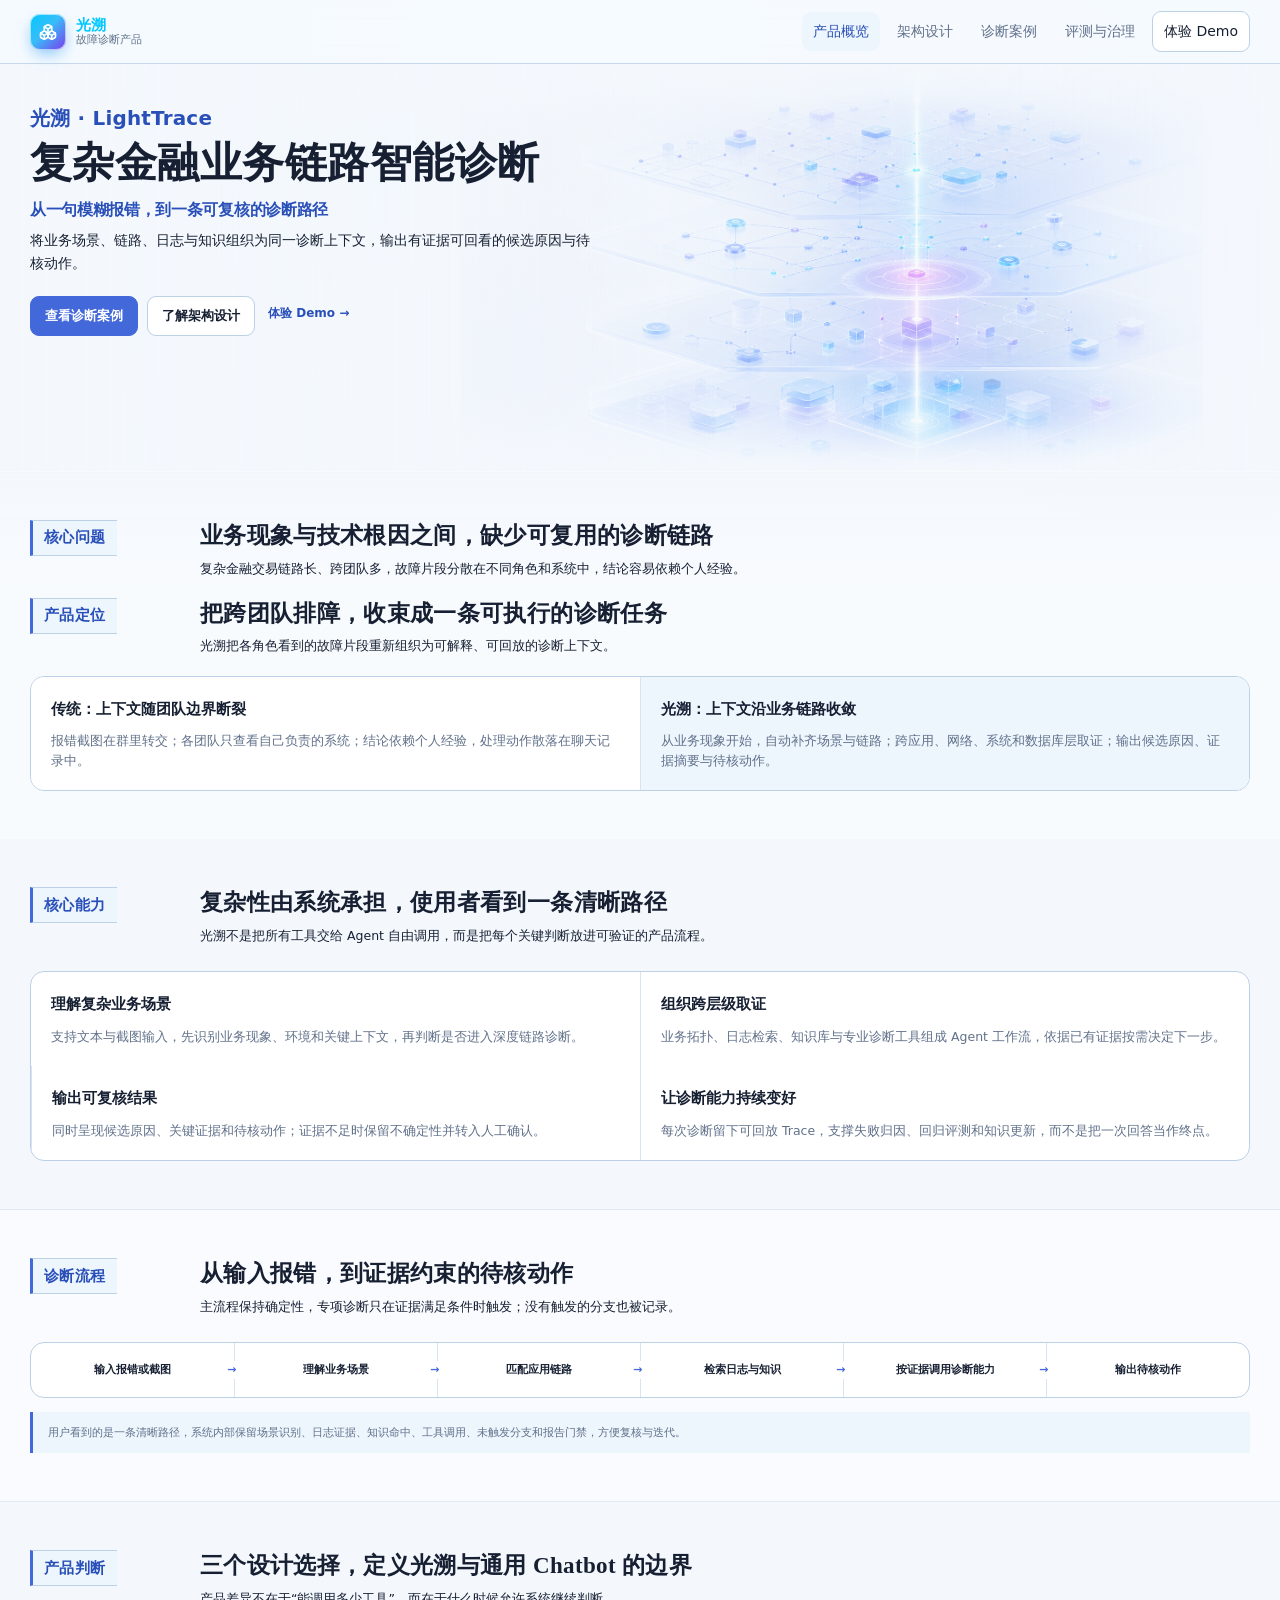
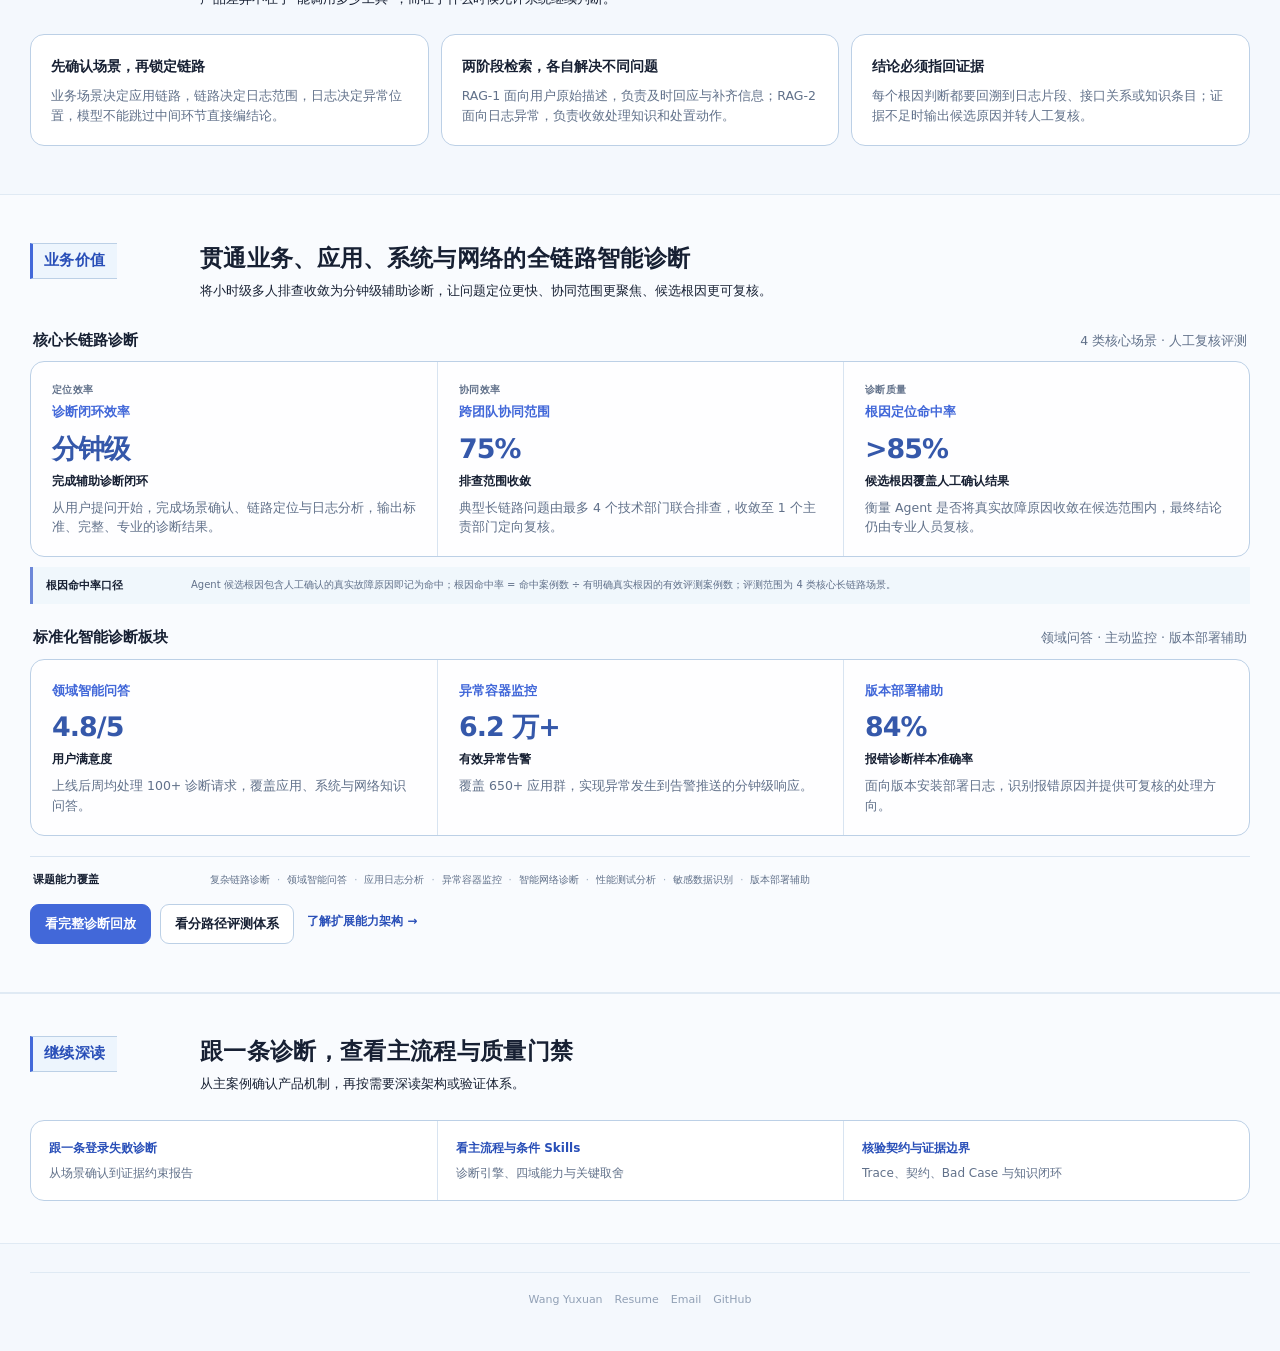
<file: index.html>
<!doctype html>
<html lang="zh-CN">
<head>
<meta charset="utf-8"><meta name="viewport" content="width=device-width,initial-scale=1">
<meta name="description" content="光溯 LightTrace 复杂金融业务链路智能诊断平台产品概览。">
<title>光溯 LightTrace · 产品概览</title>
<link rel="icon" type="image/svg+xml" href="guangsu-logo.svg">
<link rel="stylesheet" href="guangsu-site.css">
<style>
.v2-note{margin-top:14px;padding:12px 15px;border-left:3px solid var(--blue);background:var(--soft);color:var(--muted);font-size:11px;line-height:1.55}
.path-head{margin-bottom:20px}.path-head+.path-head{margin-top:2px}.path-head h2{max-width:34em}.path-head p{max-width:46em}
.section:has(.reading-grid) .head h2{font-size:clamp(20px,1.8vw,24px);line-height:1.32}
.hero-proof{padding:0;border:0;border-radius:0;background:transparent;box-shadow:none}.hero-proof img{aspect-ratio:16/9;object-fit:cover;object-position:center top;border:0;border-radius:0;opacity:0}
.compare-grid,.capability-grid{display:grid;grid-template-columns:1fr 1fr;overflow:hidden;border:1px solid var(--line2);border-radius:var(--radius);background:var(--surface)}
.compare-grid article,.capability-grid article{padding:20px}.compare-grid article+article,.capability-grid article+article{border-left:1px solid var(--line)}
.compare-grid h3,.capability-grid h3{margin:0 0 10px;font-size:15px}.compare-grid p,.capability-grid p{margin:0;color:var(--muted);font-size:11px;line-height:1.55}.compare-grid article:first-child{background:rgba(255,255,255,.7)}.compare-grid article:last-child{background:var(--soft)}
.flow-band{display:grid;grid-template-columns:repeat(6,1fr);overflow:hidden;border:1px solid var(--line2);border-radius:var(--radius);background:var(--surface)}
.flow-band span{position:relative;padding:18px 12px;color:var(--ink);font-size:11px;font-weight:720;text-align:center}.flow-band span+span{border-left:1px solid var(--line)}.flow-band span+span:before{content:'→';position:absolute;left:-8px;top:18px;color:var(--blue);font-weight:800;background:var(--surface)}
.principle-grid{display:grid;grid-template-columns:repeat(3,1fr);gap:12px}.principle-grid article{padding:20px;border:1px solid var(--line2);border-radius:14px;background:var(--surface)}.principle-grid b{display:block;margin-bottom:8px;font-size:14px}.principle-grid p{margin:0;color:var(--muted);font-size:11px;line-height:1.55}
.value-section .head{margin-bottom:27px}.value-section .head h2{max-width:30em;text-wrap:balance}.value-section .head p{max-width:58em}
.result-group+.result-group{margin-top:21px}.result-group-head{display:flex;align-items:baseline;justify-content:space-between;gap:20px;margin:0 3px 9px}.result-group-head h3{margin:0;font-size:15px;font-weight:690}.result-group-head p{margin:0;color:var(--muted);font-size:10.5px}.result-grid{display:grid;grid-template-columns:repeat(3,1fr);overflow:hidden;border:1px solid var(--line2);border-radius:14px;background:rgba(255,255,255,.82)}.result-grid article{min-height:164px;padding:20px 21px}.result-grid article+article{border-left:1px solid var(--line)}.metric-dimension{display:block;margin-bottom:3px;color:var(--muted);font-size:9.5px;font-weight:650;letter-spacing:.04em}.result-grid h4{margin:0 0 13px;color:var(--blue);font-size:13px;font-weight:700;letter-spacing:.005em}.result-grid strong{display:block;margin-bottom:9px;color:#3558aa;font-family:"Avenir Next","SF Pro Display","PingFang SC","Microsoft YaHei",system-ui,sans-serif;font-size:clamp(26px,2.1vw,30px);font-weight:650;line-height:1.02;font-variant-numeric:tabular-nums lining-nums;font-feature-settings:"tnum" 1,"lnum" 1;letter-spacing:-.035em;text-rendering:geometricPrecision}.result-grid b{display:block;margin-bottom:6px;color:var(--ink);font-size:12px;font-weight:670}.result-grid p{max-width:34em;margin:0;color:var(--muted);font-size:10.5px;line-height:1.55}
.metric-note{display:grid;grid-template-columns:145px 1fr;margin-top:10px;padding:10px 13px;border-left:3px solid #6c87d8;background:rgba(237,245,253,.7);color:var(--muted);font-size:10px;line-height:1.55}.metric-note b{color:var(--ink);font-size:10.5px}.metric-note span{min-width:0}
.coverage-band{display:grid;grid-template-columns:180px 1fr;margin-top:20px;padding-top:12px;border-top:1px solid var(--line)}.coverage-label{display:flex;align-items:center;padding:2px 3px;font-size:11px;font-weight:720}.coverage-items{display:flex;flex-wrap:wrap;align-items:center;gap:7px;padding:2px 0}.coverage-items span{color:var(--muted);font-size:10px}.coverage-items span+span:before{content:"·";margin-right:7px;color:#9aacbf}.value-section .actions{margin-top:13px}
@media(max-width:900px){.flow-band{grid-template-columns:repeat(3,1fr)}.flow-band span:nth-child(4){border-left:0;border-top:1px solid var(--line)}.flow-band span:nth-child(n+5){border-top:1px solid var(--line)}.flow-band span:nth-child(4):before,.flow-band span:nth-child(5):before,.flow-band span:nth-child(6):before{display:none}.principle-grid{grid-template-columns:1fr}.compare-grid,.capability-grid,.result-grid{grid-template-columns:1fr}.compare-grid article+article,.capability-grid article+article,.result-grid article+article{border-left:0;border-top:1px solid var(--line)}.result-grid article{min-height:0}.metric-note{grid-template-columns:1fr;gap:3px}.coverage-band{grid-template-columns:1fr}.coverage-label{margin-bottom:5px}}
@media(max-width:680px){.flow-band{grid-template-columns:1fr}.flow-band span+span,.flow-band span:nth-child(n+4){border-left:0;border-top:1px solid var(--line)}.flow-band span+span:before{display:none}}
@media(max-width:680px){.path-head{margin-bottom:18px}.path-head+.path-head{margin-top:0}.result-group-head{display:block}.result-group-head p{margin-top:3px}}
</style>
</head>
<body>
<a class="skip-link" href="#main">跳到主要内容</a>
<nav class="nav"><div class="shell navin"><a class="brand" href="index.html"><span class="brandmark" aria-hidden="true"><svg viewBox="0 0 24 24" fill="none"><path d="M2.97 12.92A2 2 0 0 0 2 14.63v3.24a2 2 0 0 0 .97 1.71l3 1.8a2 2 0 0 0 2.06 0L12 19v-5.5l-5-3-4.03 2.42Z"/><path d="m7 16.5-4.74-2.85M7 16.5l5-3M7 16.5v5.17"/><path d="M12 13.5V19l3.97 2.38a2 2 0 0 0 2.06 0l3-1.8a2 2 0 0 0 .97-1.71v-3.24a2 2 0 0 0-.97-1.71L17 10.5l-5 3Z"/><path d="m17 16.5-5-3m5 3 4.74-2.85M17 16.5v5.17"/><path d="M7.97 4.42A2 2 0 0 0 7 6.13v4.37l5 3 5-3V6.13a2 2 0 0 0-.97-1.71l-3-1.8a2 2 0 0 0-2.06 0l-3 1.8Z"/><path d="M12 8 7.26 5.15M12 8l4.74-2.85M12 13.5V8"/></svg></span><span>光溯<small>故障诊断产品</small></span></a><div class="links"><a aria-current="page" href="index.html">产品概览</a><a href="architecture.html">架构设计</a><a href="case-study.html">诊断案例</a><a href="evidence.html">评测与治理</a><a class="demo" href="https://app.litrace.site/" target="_blank" rel="noreferrer">体验 Demo</a></div></div></nav>
<main id="main">
<header class="hero"><div class="shell hero-grid"><div><h1><span class="title-label">光溯 · LightTrace</span><span class="title-main">复杂金融业务链路智能诊断</span></h1><p class="subhead">从一句模糊报错，到一条可复核的诊断路径</p><p class="lead">将业务场景、链路、日志与知识组织为同一诊断上下文，输出有证据可回看的候选原因与待核动作。</p><div class="actions"><a class="btn primary" href="case-study.html">查看诊断案例</a><a class="btn" href="architecture.html">了解架构设计</a><a class="text-link" href="https://app.litrace.site/" target="_blank" rel="noreferrer">体验 Demo →</a></div></div><figure class="product-frame hero-proof"><img src="assets/hero-cross-layer.png" alt="光溯跨层诊断工作台视觉"></figure></div></header>

<section class="section path-section"><div class="shell"><div class="head path-head"><div class="label">核心问题</div><div><h2>业务现象与技术根因之间，缺少可复用的诊断链路</h2><p>复杂金融交易链路长、跨团队多，故障片段分散在不同角色和系统中，结论容易依赖个人经验。</p></div></div><div class="head path-head"><div class="label">产品定位</div><div><h2>把跨团队排障，收束成一条可执行的诊断任务</h2><p>光溯把各角色看到的故障片段重新组织为可解释、可回放的诊断上下文。</p></div></div><div class="compare-grid"><article><h3>传统：上下文随团队边界断裂</h3><p>报错截图在群里转交；各团队只查看自己负责的系统；结论依赖个人经验，处理动作散落在聊天记录中。</p></article><article><h3>光溯：上下文沿业务链路收敛</h3><p>从业务现象开始，自动补齐场景与链路；跨应用、网络、系统和数据库层取证；输出候选原因、证据摘要与待核动作。</p></article></div></div></section>

<section class="section"><div class="shell"><div class="head"><div class="label">核心能力</div><div><h2>复杂性由系统承担，使用者看到一条清晰路径</h2><p>光溯不是把所有工具交给 Agent 自由调用，而是把每个关键判断放进可验证的产品流程。</p></div></div><div class="capability-grid"><article><h3>理解复杂业务场景</h3><p>支持文本与截图输入，先识别业务现象、环境和关键上下文，再判断是否进入深度链路诊断。</p></article><article><h3>组织跨层级取证</h3><p>业务拓扑、日志检索、知识库与专业诊断工具组成 Agent 工作流，依据已有证据按需决定下一步。</p></article><article><h3>输出可复核结果</h3><p>同时呈现候选原因、关键证据和待核动作；证据不足时保留不确定性并转入人工确认。</p></article><article><h3>让诊断能力持续变好</h3><p>每次诊断留下可回放 Trace，支撑失败归因、回归评测和知识更新，而不是把一次回答当作终点。</p></article></div></div></section>

<section class="section alt"><div class="shell"><div class="head"><div class="label">诊断流程</div><div><h2>从输入报错，到证据约束的待核动作</h2><p>主流程保持确定性，专项诊断只在证据满足条件时触发；没有触发的分支也被记录。</p></div></div><div class="flow-band" aria-label="光溯核心诊断流程"><span>输入报错或截图</span><span>理解业务场景</span><span>匹配应用链路</span><span>检索日志与知识</span><span>按证据调用诊断能力</span><span>输出待核动作</span></div><div class="v2-note">用户看到的是一条清晰路径，系统内部保留场景识别、日志证据、知识命中、工具调用、未触发分支和报告门禁，方便复核与迭代。</div></div></section>

<section class="section"><div class="shell"><div class="head"><div class="label">产品判断</div><div><h2>三个设计选择，定义光溯与通用 Chatbot 的边界</h2><p>产品差异不在于“能调用多少工具”，而在于什么时候允许系统继续判断。</p></div></div><div class="principle-grid"><article><b>先确认场景，再锁定链路</b><p>业务场景决定应用链路，链路决定日志范围，日志决定异常位置，模型不能跳过中间环节直接编结论。</p></article><article><b>两阶段检索，各自解决不同问题</b><p>RAG-1 面向用户原始描述，负责及时回应与补齐信息；RAG-2 面向日志异常，负责收敛处理知识和处置动作。</p></article><article><b>结论必须指回证据</b><p>每个根因判断都要回溯到日志片段、接口关系或知识条目；证据不足时输出候选原因并转人工复核。</p></article></div></div></section>

<section class="section alt value-section"><div class="shell"><div class="head"><div class="label">业务价值</div><div><h2>贯通业务、应用、系统与网络的全链路智能诊断</h2><p>将小时级多人排查收敛为分钟级辅助诊断，让问题定位更快、协同范围更聚焦、候选根因更可复核。</p></div></div><div class="result-group"><div class="result-group-head"><h3>核心长链路诊断</h3><p>4 类核心场景 · 人工复核评测</p></div><div class="result-grid primary"><article><span class="metric-dimension">定位效率</span><h4>诊断闭环效率</h4><strong>分钟级</strong><b>完成辅助诊断闭环</b><p>从用户提问开始，完成场景确认、链路定位与日志分析，输出标准、完整、专业的诊断结果。</p></article><article><span class="metric-dimension">协同效率</span><h4>跨团队协同范围</h4><strong>75%</strong><b>排查范围收敛</b><p>典型长链路问题由最多 4 个技术部门联合排查，收敛至 1 个主责部门定向复核。</p></article><article><span class="metric-dimension">诊断质量</span><h4>根因定位命中率</h4><strong>&gt;85%</strong><b>候选根因覆盖人工确认结果</b><p>衡量 Agent 是否将真实故障原因收敛在候选范围内，最终结论仍由专业人员复核。</p></article></div><aside class="metric-note"><b>根因命中率口径</b><span>Agent 候选根因包含人工确认的真实故障原因即记为命中；根因命中率 = 命中案例数 ÷ 有明确真实根因的有效评测案例数；评测范围为 4 类核心长链路场景。</span></aside></div><div class="result-group"><div class="result-group-head"><h3>标准化智能诊断板块</h3><p>领域问答 · 主动监控 · 版本部署辅助</p></div><div class="result-grid"><article><h4>领域智能问答</h4><strong>4.8/5</strong><b>用户满意度</b><p>上线后周均处理 100+ 诊断请求，覆盖应用、系统与网络知识问答。</p></article><article><h4>异常容器监控</h4><strong>6.2 万+</strong><b>有效异常告警</b><p>覆盖 650+ 应用群，实现异常发生到告警推送的分钟级响应。</p></article><article><h4>版本部署辅助</h4><strong>84%</strong><b>报错诊断样本准确率</b><p>面向版本安装部署日志，识别报错原因并提供可复核的处理方向。</p></article></div></div><div class="coverage-band"><div class="coverage-label">课题能力覆盖</div><div class="coverage-items"><span>复杂链路诊断</span><span>领域智能问答</span><span>应用日志分析</span><span>异常容器监控</span><span>智能网络诊断</span><span>性能测试分析</span><span>敏感数据识别</span><span>版本部署辅助</span></div></div><div class="actions"><a class="btn primary" href="case-study.html">看完整诊断回放</a><a class="btn" href="evidence.html">看分路径评测体系</a><a class="text-link" href="architecture.html">了解扩展能力架构 →</a></div></div></section>

<section class="section alt reading-section"><div class="shell"><div class="head"><div class="label">继续深读</div><div><h2>跟一条诊断，查看主流程与质量门禁</h2><p>从主案例确认产品机制，再按需要深读架构或验证体系。</p></div></div><div class="reading-grid reading-rail"><a href="case-study.html">跟一条登录失败诊断<small>从场景确认到证据约束报告</small></a><a href="architecture.html">看主流程与条件 Skills<small>诊断引擎、四域能力与关键取舍</small></a><a href="evidence.html">核验契约与证据边界<small>Trace、契约、Bad Case 与知识闭环</small></a></div></div></section>
</main>
<footer class="footer"><div class="shell footin"><div class="foot-links"><span class="copyright">Wang Yuxuan</span><a href="resume/" target="_blank" rel="noreferrer">Resume</a><a href="mailto:wangyx9621@163.com">Email</a><a href="https://github.com/Yuxuan-23" target="_blank" rel="noreferrer">GitHub</a></div></div></footer>
</body></html>
</file>
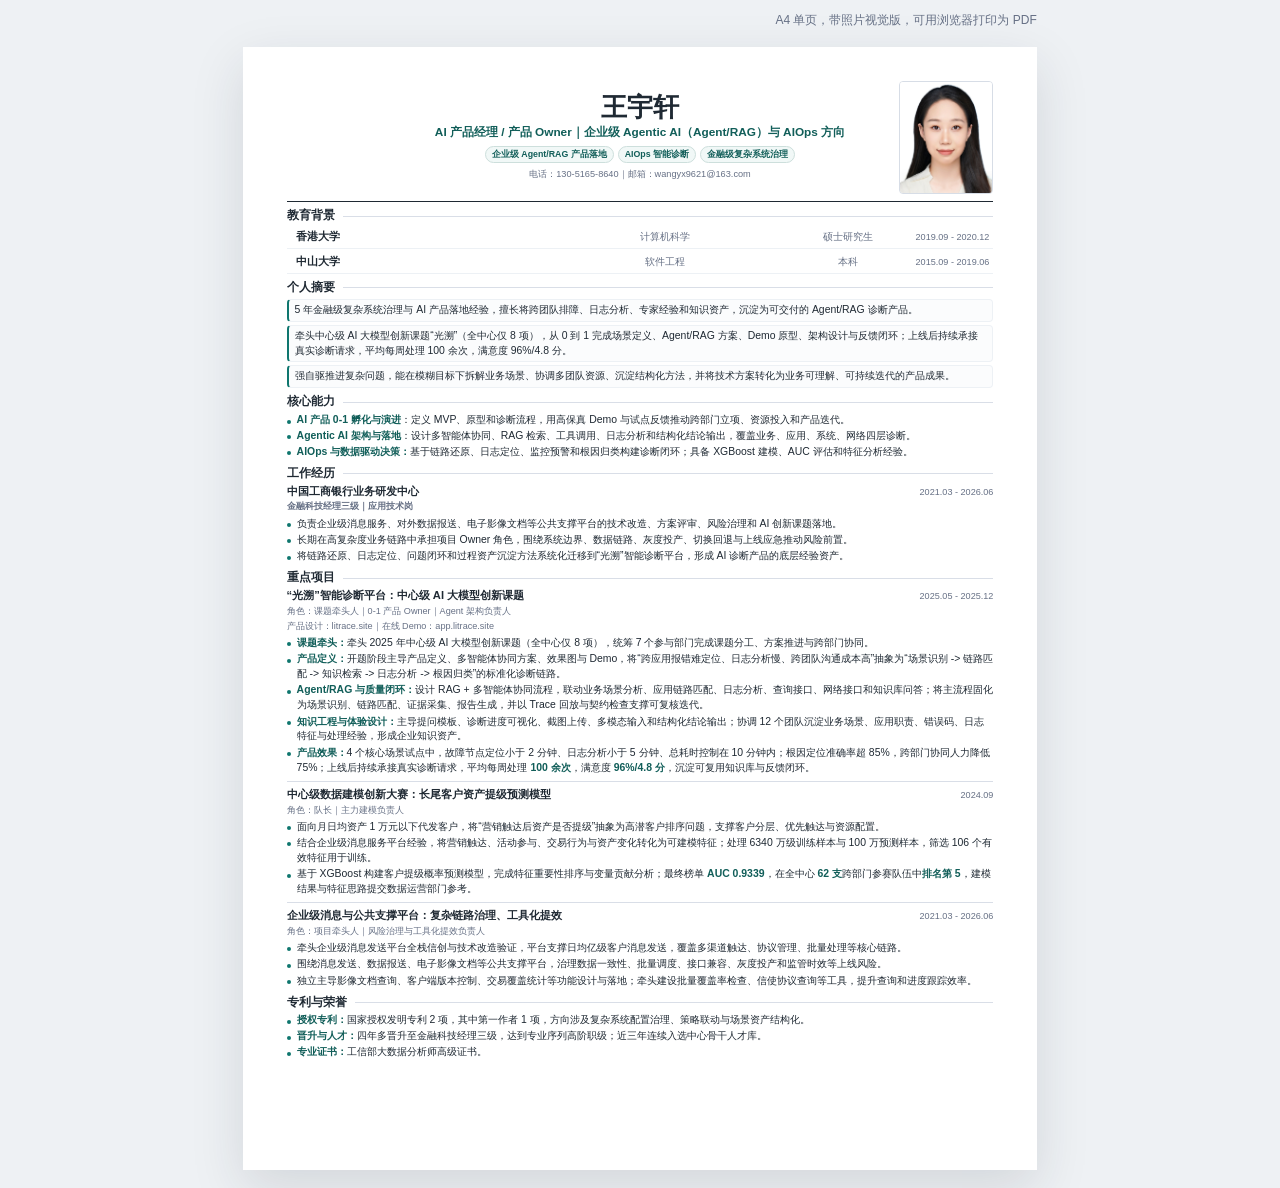
<file: resume/index.html>
<!doctype html>
<html lang="zh-CN">
<head>
  <meta charset="utf-8">
  <meta name="viewport" content="width=device-width, initial-scale=1">
  <title>王宇轩 - 带照片视觉版简历</title>
  <link rel="icon" type="image/svg+xml" href="../guangsu-logo.svg">
  <style>
    :root {
      --ink: #1f2933;
      --muted: #667085;
      --soft: #f7f8fa;
      --line: #d9dee7;
      --accent: #0f766e;
      --accent-dark: #115e59;
    }
    * { box-sizing: border-box; }
    body {
      margin: 0;
      background: #eef1f4;
      color: var(--ink);
      font-family: -apple-system, BlinkMacSystemFont, "Segoe UI", "PingFang SC", "Microsoft YaHei", sans-serif;
      font-size: 10.45px;
      line-height: 1.42;
    }
    a { color: inherit; text-decoration: none; }
    .print-note {
      width: 210mm;
      margin: 12px auto 0;
      color: var(--muted);
      font-size: 12px;
      text-align: right;
    }
    main {
      width: 210mm;
      min-height: 297mm;
      margin: 18px auto;
      padding: 9mm 11.5mm 8mm;
      background: #fff;
      box-shadow: 0 18px 50px rgba(31, 41, 51, 0.13);
    }
    header {
      display: grid;
      grid-template-columns: 25mm minmax(0, 1fr) 25mm;
      gap: 10px;
      align-items: center;
      padding-bottom: 7px;
      border-bottom: 1.5px solid var(--ink);
    }
    .identity {
      text-align: center;
    }
    h1 {
      margin: 0 0 4px;
      font-size: 26px;
      line-height: 1;
      letter-spacing: 0;
    }
    .target {
      color: var(--accent-dark);
      font-size: 11.8px;
      font-weight: 700;
    }
    .contact {
      margin-top: 5px;
      color: var(--muted);
      font-size: 9.2px;
    }
    .tags {
      display: flex;
      justify-content: center;
      flex-wrap: wrap;
      gap: 4px;
      margin-top: 5px;
    }
    .tag {
      display: inline-flex;
      align-items: center;
      min-height: 16px;
      padding: 1px 6px 2px;
      border: 1px solid #cddfdc;
      border-radius: 999px;
      background: #f1f8f7;
      color: var(--accent-dark);
      font-size: 8.8px;
      font-weight: 680;
      white-space: nowrap;
    }
    .photo {
      width: 25mm;
      height: 30mm;
      border: 1px solid #d7dde6;
      border-radius: 4px;
      object-fit: cover;
      object-position: center 32%;
      justify-self: end;
      background: #fff;
    }
    section { margin-top: 7px; }
    h2 {
      display: flex;
      align-items: center;
      gap: 8px;
      margin: 0 0 4px;
      color: var(--ink);
      font-size: 11.8px;
      line-height: 1.18;
    }
    h2::after {
      content: "";
      height: 1px;
      flex: 1;
      background: var(--line);
    }
    h3 {
      margin: 0;
      font-size: 11.15px;
      line-height: 1.22;
    }
    .row-title {
      display: grid;
      grid-template-columns: minmax(0, 1fr) auto;
      gap: 12px;
      align-items: baseline;
    }
    .time {
      color: var(--muted);
      font-size: 9.1px;
      white-space: nowrap;
    }
    .meta {
      margin-top: 2px;
      color: var(--muted);
      font-size: 9.1px;
    }
    .work-role {
      margin-top: 2px;
      color: var(--muted);
      font-size: 9.25px;
      font-weight: 620;
    }
    .edu-list, .summary-list {
      display: grid;
      gap: 3px;
    }
    .item-box {
      padding: 3px 6px;
      border: 1px solid #edf1f5;
      border-left: 2px solid var(--accent);
      border-radius: 4px;
      background: #fbfcfd;
    }
    .edu-row {
      display: grid;
      grid-template-columns: 1.05fr 1fr 0.48fr auto;
      gap: 12px;
      align-items: baseline;
      padding: 2px 4px 3px 9px;
      border-bottom: 1px solid #edf1f5;
    }
    .edu-school {
      color: var(--ink);
      font-size: 10.7px;
      font-weight: 780;
    }
    .edu-degree {
      text-align: center;
      color: var(--muted);
    }
    .edu-level {
      text-align: center;
      color: var(--muted);
    }
    ul {
      margin: 3px 0 0;
      padding: 0;
      list-style: none;
    }
    li {
      position: relative;
      margin: 1.55px 0;
      padding-left: 10px;
    }
    li::before {
      content: "";
      position: absolute;
      left: 0;
      top: 0.62em;
      width: 4px;
      height: 4px;
      border-radius: 50%;
      background: var(--accent);
    }
    .skills-list,
    .honors-list {
      margin-top: 3px;
    }
    .skills-list li,
    .honors-list li {
      margin: 1px 0;
    }
    strong {
      color: var(--accent-dark);
      font-weight: 760;
    }
    article {
      padding-bottom: 4px;
      border-bottom: 1px solid var(--line);
      break-inside: avoid;
    }
    article + article { margin-top: 5.8px; }
    article:last-child { border-bottom: 0; padding-bottom: 0; }
    @page { size: A4; margin: 0; }
    @media print {
      body {
        background: #fff;
        font-family: -apple-system, BlinkMacSystemFont, "Segoe UI", "PingFang SC", "Microsoft YaHei", sans-serif;
      }
      main { margin: 0; box-shadow: none; }
      .print-note { display: none; }
    }
  </style>
</head>
<body>
  <div class="print-note">A4 单页，带照片视觉版，可用浏览器打印为 PDF</div>
  <main>
    <header>
      <div></div>
      <div class="identity">
        <h1>王宇轩</h1>
        <div class="target"><strong>AI 产品经理 / 产品 Owner｜企业级 Agentic AI（Agent/RAG）与 AIOps 方向</strong></div>
        <div class="tags"><span class="tag">企业级 Agent/RAG 产品落地</span><span class="tag">AIOps 智能诊断</span><span class="tag">金融级复杂系统治理</span></div>
        <div class="contact">电话：130-5165-8640｜邮箱：<a href="mailto:wangyx9621@163.com">wangyx9621@163.com</a></div>
      </div>
      <img class="photo" src="assets/profile.jpg" alt="王宇轩证件照">
    </header>
<section><h2>教育背景</h2><div class="edu-list"><div class="edu-row"><span class="edu-school">香港大学</span><span class="edu-degree">计算机科学</span><span class="edu-level">硕士研究生</span><span class="time">2019.09 - 2020.12</span></div><div class="edu-row"><span class="edu-school">中山大学</span><span class="edu-degree">软件工程</span><span class="edu-level">本科</span><span class="time">2015.09 - 2019.06</span></div></div></section>
<section><h2>个人摘要</h2><div class="summary-list"><div class="item-box">5 年金融级复杂系统治理与 AI 产品落地经验，擅长将跨团队排障、日志分析、专家经验和知识资产，沉淀为可交付的 Agent/RAG 诊断产品。</div><div class="item-box">牵头中心级 AI 大模型创新课题“光溯”（全中心仅 8 项），从 0 到 1 完成场景定义、Agent/RAG 方案、Demo 原型、架构设计与反馈闭环；上线后持续承接真实诊断请求，平均每周处理 100 余次，满意度 96%/4.8 分。</div><div class="item-box">强自驱推进复杂问题，能在模糊目标下拆解业务场景、协调多团队资源、沉淀结构化方法，并将技术方案转化为业务可理解、可持续迭代的产品成果。</div></div></section>
<section><h2>核心能力</h2><ul class="skills-list"><li><strong>AI 产品 0-1 孵化与演进</strong>：定义 MVP、原型和诊断流程，用高保真 Demo 与试点反馈推动跨部门立项、资源投入和产品迭代。</li><li><strong>Agentic AI 架构与落地</strong>：设计多智能体协同、RAG 检索、工具调用、日志分析和结构化结论输出，覆盖业务、应用、系统、网络四层诊断。</li><li><strong>AIOps 与数据驱动决策：</strong>基于链路还原、日志定位、监控预警和根因归类构建诊断闭环；具备 XGBoost 建模、AUC 评估和特征分析经验。</li></ul></section>
<section><h2>工作经历</h2><article><div class="row-title"><h3>中国工商银行业务研发中心</h3><span class="time">2021.03 - 2026.06</span></div><div class="work-role">金融科技经理三级｜应用技术岗</div><ul><li>负责企业级消息服务、对外数据报送、电子影像文档等公共支撑平台的技术改造、方案评审、风险治理和 AI 创新课题落地。</li><li>长期在高复杂度业务链路中承担项目 Owner 角色，围绕系统边界、数据链路、灰度投产、切换回退与上线应急推动风险前置。</li><li>将链路还原、日志定位、问题闭环和过程资产沉淀方法系统化迁移到“光溯”智能诊断平台，形成 AI 诊断产品的底层经验资产。</li></ul></article></section>
<section><h2>重点项目</h2><article><div class="row-title"><h3>“光溯”智能诊断平台：中心级 AI 大模型创新课题</h3><span class="time">2025.05 - 2025.12</span></div><div class="meta">角色：课题牵头人｜0-1 产品 Owner｜Agent 架构负责人</div><div class="meta">产品设计：<a href="http://litrace.site/">litrace.site</a>｜在线 Demo：<a href="https://app.litrace.site/">app.litrace.site</a></div><ul><li><strong>课题牵头：</strong>牵头 2025 年中心级 AI 大模型创新课题（全中心仅 8 项），统筹 7 个参与部门完成课题分工、方案推进与跨部门协同。</li><li><strong>产品定义：</strong>开题阶段主导产品定义、多智能体协同方案、效果图与 Demo，将“跨应用报错难定位、日志分析慢、跨团队沟通成本高”抽象为“场景识别 -&gt; 链路匹配 -&gt; 知识检索 -&gt; 日志分析 -&gt; 根因归类”的标准化诊断链路。</li><li><strong>Agent/RAG 与质量闭环：</strong>设计 RAG + 多智能体协同流程，联动业务场景分析、应用链路匹配、日志分析、查询接口、网络接口和知识库问答；将主流程固化为场景识别、链路匹配、证据采集、报告生成，并以 Trace 回放与契约检查支撑可复核迭代。</li><li><strong>知识工程与体验设计：</strong>主导提问模板、诊断进度可视化、截图上传、多模态输入和结构化结论输出；协调 12 个团队沉淀业务场景、应用职责、错误码、日志特征与处理经验，形成企业知识资产。</li><li><strong>产品效果：</strong>4 个核心场景试点中，故障节点定位小于 2 分钟、日志分析小于 5 分钟、总耗时控制在 10 分钟内；根因定位准确率超 85%，跨部门协同人力降低 75%；上线后持续承接真实诊断请求，平均每周处理 <strong>100 余次</strong>，满意度 <strong>96%/4.8 分</strong>，沉淀可复用知识库与反馈闭环。</li></ul></article><article><div class="row-title"><h3>中心级数据建模创新大赛：长尾客户资产提级预测模型</h3><span class="time">2024.09</span></div><div class="meta">角色：队长｜主力建模负责人</div><ul><li>面向月日均资产 1 万元以下代发客户，将“营销触达后资产是否提级”抽象为高潜客户排序问题，支撑客户分层、优先触达与资源配置。</li><li>结合企业级消息服务平台经验，将营销触达、活动参与、交易行为与资产变化转化为可建模特征；处理 6340 万级训练样本与 100 万预测样本，筛选 106 个有效特征用于训练。</li><li>基于 XGBoost 构建客户提级概率预测模型，完成特征重要性排序与变量贡献分析；最终榜单 <strong>AUC 0.9339</strong>，在全中心 <strong>62 支</strong>跨部门参赛队伍中<strong>排名第 5</strong>，建模结果与特征思路提交数据运营部门参考。</li></ul></article><article><div class="row-title"><h3>企业级消息与公共支撑平台：复杂链路治理、工具化提效</h3><span class="time">2021.03 - 2026.06</span></div><div class="meta">角色：项目牵头人｜风险治理与工具化提效负责人</div><ul><li>牵头企业级消息发送平台全栈信创与技术改造验证，平台支撑日均亿级客户消息发送，覆盖多渠道触达、协议管理、批量处理等核心链路。</li><li>围绕消息发送、数据报送、电子影像文档等公共支撑平台，治理数据一致性、批量调度、接口兼容、灰度投产和监管时效等上线风险。</li><li>独立主导影像文档查询、客户端版本控制、交易覆盖统计等功能设计与落地；牵头建设批量覆盖率检查、信使协议查询等工具，提升查询和进度跟踪效率。</li></ul></article></section>
<section><h2>专利与荣誉</h2><ul class="honors-list"><li><strong>授权专利：</strong>国家授权发明专利 2 项，其中第一作者 1 项，方向涉及复杂系统配置治理、策略联动与场景资产结构化。</li><li><strong>晋升与人才：</strong>四年多晋升至金融科技经理三级，达到专业序列高阶职级；近三年连续入选中心骨干人才库。</li><li><strong>专业证书：</strong>工信部大数据分析师高级证书。</li></ul></section>
  </main>
</body>
</html>
</file>
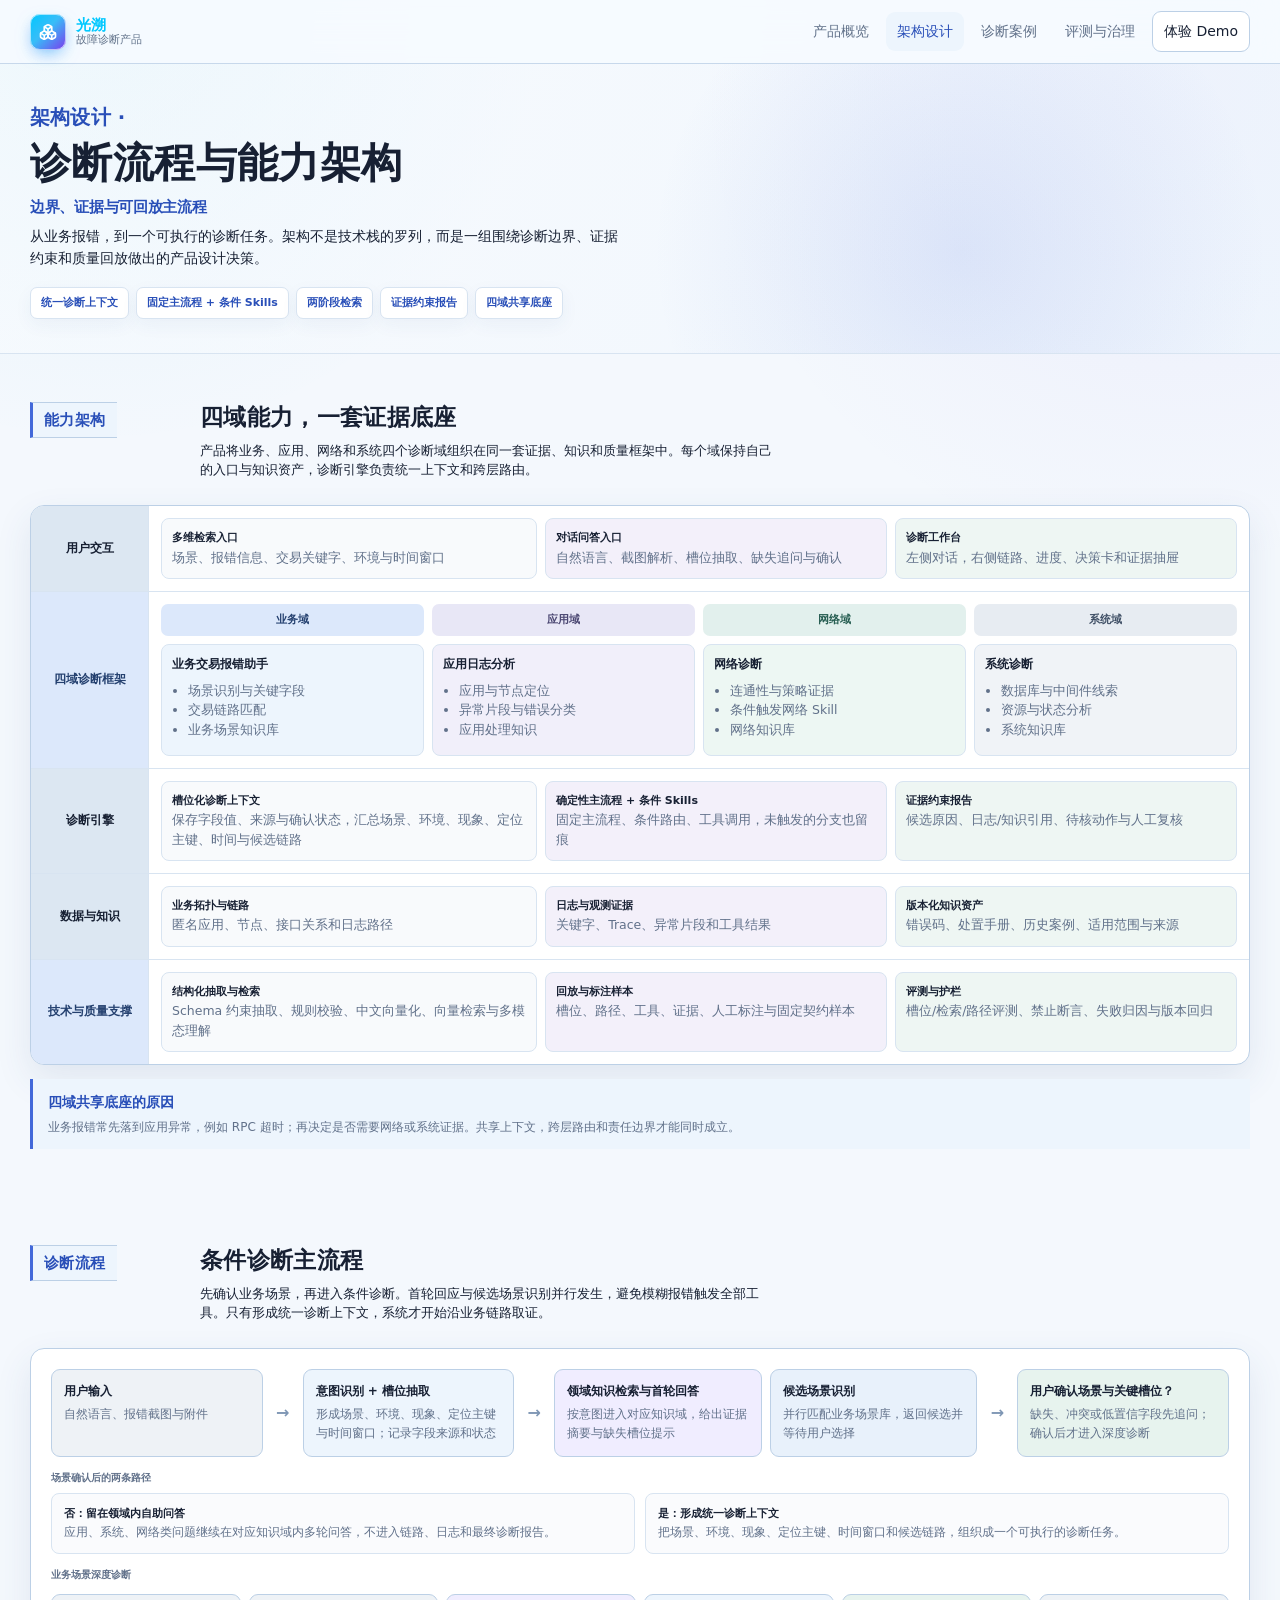
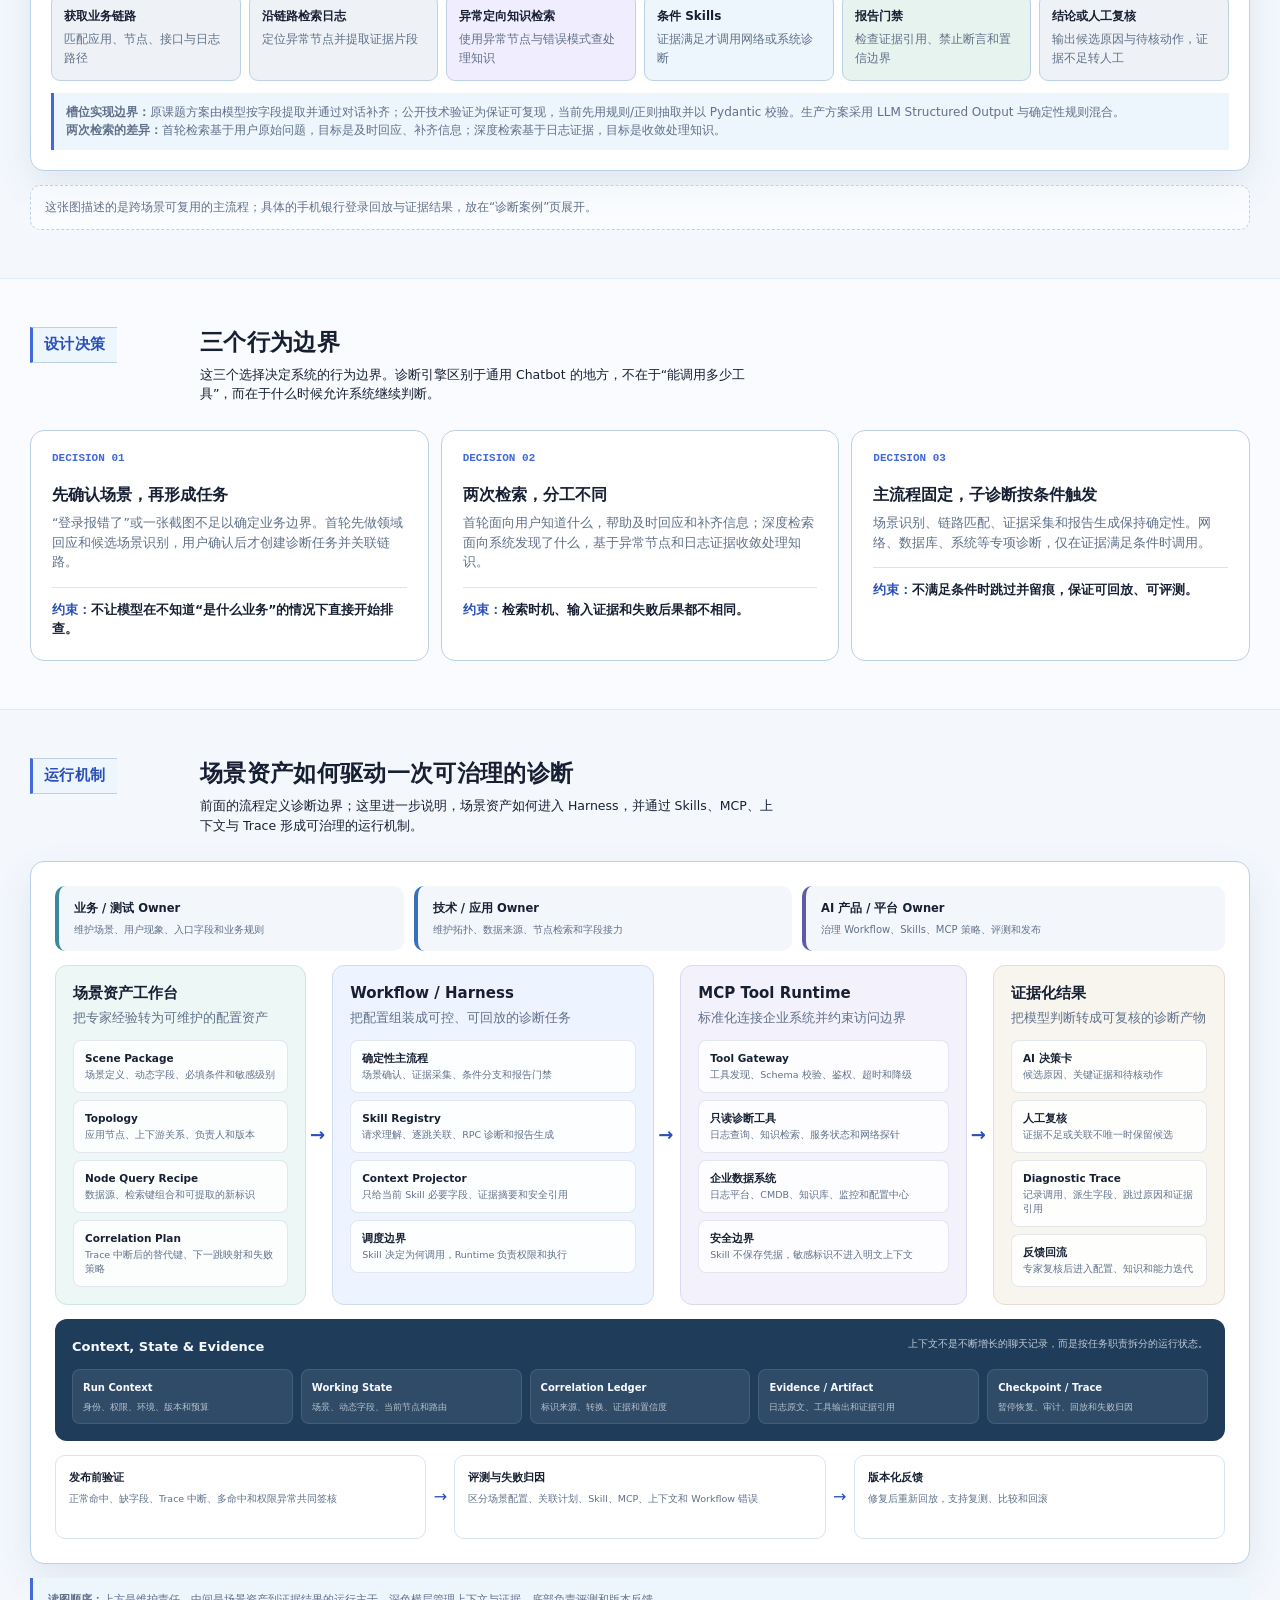
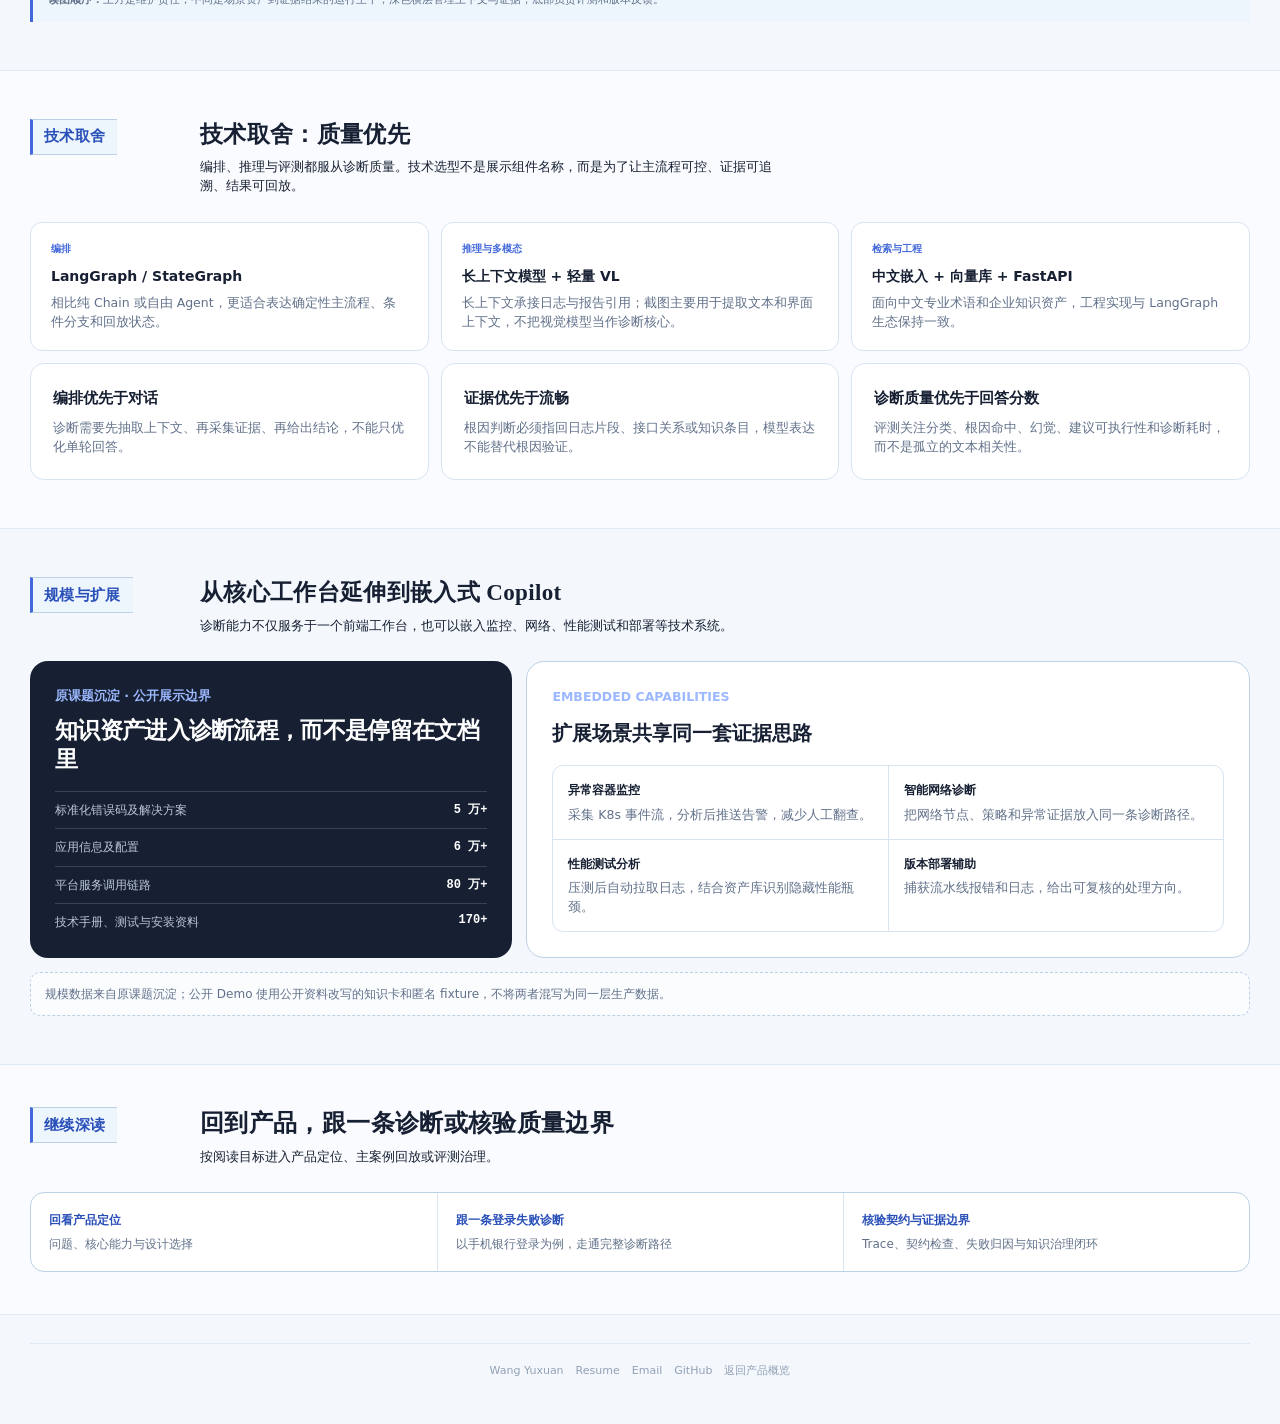
<file: architecture.html>
<!doctype html>
<html lang="zh-CN">
<head>
<meta charset="utf-8">
<meta name="viewport" content="width=device-width,initial-scale=1">
<meta name="description" content="光溯智能诊断平台的架构设计、关键决策与能力边界。">
<title>光溯 · 架构设计</title>
<link rel="icon" type="image/svg+xml" href="guangsu-logo.svg">
<link rel="stylesheet" href="guangsu-site.css">
<style>
.architecture-intro{padding:34px 0 10px}.principles{display:flex;flex-wrap:wrap;gap:7px;margin-top:16px}.principles span{padding:7px 10px;border:1px solid var(--line);border-radius:7px;background:var(--surface);color:var(--blue2);font-size:11px;font-weight:720}.decision-grid{display:grid;grid-template-columns:repeat(3,1fr);gap:12px}.decision-card{padding:21px;border:1px solid var(--line2);border-radius:14px;background:var(--surface)}.decision-card .index{display:block;margin-bottom:20px;color:var(--blue);font:700 11px ui-monospace,SFMono-Regular,Menlo,monospace}.decision-card h3{margin:0 0 8px;font-size:17px;line-height:1.35}.decision-card p{margin:0;color:var(--muted);font-size:12px;line-height:1.55}.decision-card .rule{margin-top:15px;padding-top:12px;border-top:1px solid var(--line);color:var(--ink);font-size:11px;font-weight:650}.decision-card .rule b{color:var(--blue2)}.tradeoff-grid{display:grid;grid-template-columns:repeat(3,1fr);gap:12px}.tradeoff{padding:18px 20px;border:1px solid var(--line);border-radius:12px;background:var(--surface)}.tradeoff b{display:block;margin-bottom:6px;font-size:14px}.tradeoff span{display:block;margin-bottom:8px;color:var(--blue);font-size:10px;font-weight:760}.tradeoff p{margin:0;color:var(--muted);font-size:11px;line-height:1.5}.domain-note{margin-top:14px;padding:13px 15px;border-left:3px solid var(--blue);background:var(--soft);color:var(--muted);font-size:11px;line-height:1.55}.mt-12{margin-top:12px}.scale-extensions{display:grid;grid-template-columns:.8fr 1.2fr;gap:14px}.scale-panel{padding:25px;border-radius:18px;background:var(--ink);color:#fff}.scale-panel .eyebrow,.extension-panel .eyebrow{margin:0 0 10px;color:#9cb8ff;font-size:10px;font-weight:760}.scale-panel h3{margin:0 0 16px;font-size:23px;line-height:1.28;letter-spacing:-.03em}.scale-list{display:grid;gap:9px;margin:0;padding:0;list-style:none}.scale-list li{display:flex;justify-content:space-between;gap:12px;padding-top:9px;border-top:1px solid rgba(255,255,255,.15);color:#bac6d9;font-size:11px}.scale-list strong{color:#fff;font:700 12px ui-monospace,SFMono-Regular,Menlo,monospace}.extension-panel{padding:25px;border:1px solid var(--line2);border-radius:18px;background:var(--surface)}.extension-panel h3{margin:0 0 15px;font-size:20px}.extension-grid{display:grid;grid-template-columns:repeat(2,1fr);overflow:hidden;border:1px solid var(--line);border-radius:11px}.extension{padding:15px}.extension:nth-child(even){border-left:1px solid var(--line)}.extension:nth-child(n+3){border-top:1px solid var(--line)}.extension b{display:block;margin-bottom:5px;font-size:12px}.extension p{margin:0;color:var(--muted);font-size:10.5px;line-height:1.45}.reading-grid{display:grid;grid-template-columns:repeat(3,1fr);overflow:hidden;border:1px solid var(--line2);border-radius:14px;background:var(--surface)}.reading-grid a{padding:18px;color:var(--blue2);font-size:12px;font-weight:720}.reading-grid a+a{border-left:1px solid var(--line)}.reading-grid small{display:block;margin-top:5px;color:var(--muted);font-size:10px;font-weight:500;line-height:1.45}.fusion-note{margin-top:14px;padding:12px 14px;border:1px dashed var(--line2);border-radius:10px;color:var(--muted);font-size:11px;background:rgba(255,255,255,.5)}

/* Architecture hierarchy: the page labels carry the section map, while the
   major titles use Songti for a quieter editorial voice. This is scoped to
   this page because the shared stylesheet serves several case-study pages. */
.pagehead .kicker,
.section .head .label{
  color:var(--blue2);
  font-family:"Songti SC","STSong","SimSun","Noto Serif CJK SC",serif;
  font-size:15px;
  font-weight:600;
  letter-spacing:.04em;
  line-height:1.35;
}
.pagehead .kicker{margin-bottom:14px}
.pagehead h1,
.section .head h2{
  font-family:"Songti SC","STSong","SimSun","Noto Serif CJK SC",serif;
  font-weight:600;
  letter-spacing:.015em;
}
.section .head .label{
  display:inline-flex;
  width:max-content;
  min-height:36px;
  align-items:center;
  padding:6px 12px 7px 11px;
  border-left:3px solid var(--blue);
  border-block:1px solid var(--line2);
  background:var(--soft);
  color:var(--blue2);
  font-family:"SF Pro Display","PingFang SC","Microsoft YaHei",system-ui,sans-serif;
  font-size:15px;
  font-weight:720;
  letter-spacing:.02em;
  line-height:1.35;
}
.pagehead h1{
  max-width:12em;
  font-size:clamp(32px,3.2vw,44px);
  line-height:1.18;
  letter-spacing:.01em;
}
.pagehead .subhead{margin:10px 0 0;color:var(--blue2);font-size:15px;font-weight:600;line-height:1.4}
.pagehead .lead{max-width:42em;margin-top:8px;color:var(--ink);font-size:14px;line-height:1.55}
.pagehead .shell{display:block}
.pagehead-copy{min-width:0}
.pagehead-visual{display:none}
.pagehead-visual::after{content:"";position:absolute;inset:0;background:linear-gradient(90deg,rgba(242,247,255,.62),transparent 35%,rgba(242,247,255,.04));pointer-events:none}
.pagehead-visual img{display:block;width:100%;height:100%;min-height:280px;object-fit:cover;object-position:center;mix-blend-mode:multiply;opacity:.78}
.section .head h2{max-width:30em;font-size:clamp(20px,1.8vw,24px);line-height:1.32;text-wrap:balance}
.section .head p{max-width:46em;margin-top:8px;color:var(--ink);font-size:13px;line-height:1.55}
.decision-card h3{font-size:16px}
.decision-card p{font-size:12.5px}
.decision-card .rule{font-size:12px}

/* V5 collaboration diagram inside the architecture.html page system. */
.collab-system{padding:24px;border:1px solid var(--line2);border-radius:14px;background:var(--surface);box-shadow:var(--shadow)}
.collab-roles{display:grid;grid-template-columns:.94fr 1.02fr 1.14fr;gap:10px;margin-bottom:14px}
.collab-role{padding:13px 15px;border-radius:10px;background:#f3f7fc}
.collab-role b{display:block;font-size:11.5px}
.collab-role span{display:block;margin-top:5px;color:var(--muted);font-size:10px;line-height:1.45}
.collab-role.business{border-left:4px solid #398b98}
.collab-role.technical{border-left:4px solid #3970b8}
.collab-role.platform{border-left:4px solid #6259a6}
.collab-columns{display:grid;grid-template-columns:.92fr 1.18fr 1.05fr .85fr;gap:26px}
.collab-column{position:relative;min-width:0;padding:17px;border-radius:12px}
.collab-column:not(:last-child)::after{content:"→";position:absolute;top:50%;right:-20px;transform:translateY(-50%);color:var(--blue2);font-size:18px;font-weight:760}
.collab-column.assets{border:1px solid #cce6e0;background:#edf7f5}
.collab-column.runtime{border:1px solid #cedcf2;background:#eef4ff}
.collab-column.tools{border:1px solid #ddd7ef;background:#f3f1fb}
.collab-column.output{border:1px solid #e5ddd0;background:#f8f5ef}
.collab-column h3{margin:0;font-size:15px;line-height:1.35}
.collab-column>p{margin:6px 0 13px;color:var(--muted);font-size:10px;line-height:1.45}
.collab-stack{display:grid;gap:7px}
.collab-unit{padding:10px 11px;border:1px solid rgba(73,103,140,.15);border-radius:8px;background:rgba(255,255,255,.84)}
.collab-unit b{display:block;font-size:10.5px;line-height:1.35}
.collab-unit span{display:block;margin-top:3px;color:var(--muted);font-size:9.5px;line-height:1.45}
.collab-context{margin-top:14px;padding:17px;border-radius:12px;background:#1f3c5b;color:#f7fbff}
.collab-context-head{display:flex;justify-content:space-between;gap:20px;align-items:start}
.collab-context-head b{font-size:13px}
.collab-context-head span{max-width:48em;color:rgba(247,251,255,.74);font-size:10px;line-height:1.5}
.collab-context-grid{display:grid;grid-template-columns:repeat(5,1fr);gap:8px;margin-top:12px}
.collab-context-grid article{padding:10px;border:1px solid rgba(255,255,255,.1);border-radius:8px;background:rgba(255,255,255,.08)}
.collab-context-grid b{display:block;font-size:10px}
.collab-context-grid span{display:block;margin-top:4px;color:rgba(247,251,255,.68);font-size:9px;line-height:1.42}
.collab-governance{display:grid;grid-template-columns:1fr 28px 1fr 28px 1fr;align-items:center;margin-top:14px}
.collab-governance article{min-height:84px;padding:13px;border:1px solid var(--line);border-radius:10px;background:#fff}
.collab-governance b{display:block;font-size:11px}
.collab-governance span{display:block;margin-top:5px;color:var(--muted);font-size:9.5px;line-height:1.45}
.collab-governance i{color:var(--blue2);font-size:16px;font-style:normal;text-align:center}
.collab-note{margin-top:14px;padding:13px 15px;border-left:3px solid var(--blue);background:var(--soft);color:var(--muted);font-size:11px;line-height:1.58}
@media(max-width:680px){
  .pagehead .kicker,
  .section .head .label{font-size:14px}
  .section .head .label{min-height:34px;padding:5px 10px 6px 9px}
  .pagehead .shell{display:block}
  .pagehead h1{max-width:12em;font-size:30px;line-height:1.22}
  .pagehead-visual{min-height:180px;margin-top:24px;border-radius:16px}
  .pagehead-visual img{min-height:180px}
  .section .head h2{font-size:22px;line-height:1.38}
  .collab-system{padding:14px}
  .collab-roles,.collab-columns,.collab-context-grid{grid-template-columns:1fr}
  .collab-context-head{display:block}
  .collab-context-head span{display:block;margin-top:7px}
  .collab-governance{grid-template-columns:1fr}
  .collab-governance i{padding:6px 0;transform:rotate(90deg)}
}
@media(max-width:900px){.decision-grid,.tradeoff-grid,.scale-extensions{grid-template-columns:1fr}.extension-grid{grid-template-columns:1fr}.extension:nth-child(even){border-left:0}.extension:nth-child(n+2){border-top:1px solid var(--line)}.reading-grid{grid-template-columns:1fr}.reading-grid a+a{border-left:0;border-top:1px solid var(--line)}.collab-columns{grid-template-columns:1fr 1fr}.collab-column:not(:last-child)::after{display:none}.collab-context-grid{grid-template-columns:1fr 1fr}}
@media(max-width:680px){.collab-columns,.collab-context-grid{grid-template-columns:1fr}}
</style>
</head>
<body>
<nav class="nav"><div class="shell navin"><a class="brand" href="index.html"><span class="brandmark" aria-hidden="true"><svg viewBox="0 0 24 24" fill="none"><path d="M2.97 12.92A2 2 0 0 0 2 14.63v3.24a2 2 0 0 0 .97 1.71l3 1.8a2 2 0 0 0 2.06 0L12 19v-5.5l-5-3-4.03 2.42Z"/><path d="m7 16.5-4.74-2.85M7 16.5l5-3M7 16.5v5.17"/><path d="M12 13.5V19l3.97 2.38a2 2 0 0 0 2.06 0l3-1.8a2 2 0 0 0 .97-1.71v-3.24a2 2 0 0 0-.97-1.71L17 10.5l-5 3Z"/><path d="m17 16.5-5-3m5 3 4.74-2.85M17 16.5v5.17"/><path d="M7.97 4.42A2 2 0 0 0 7 6.13v4.37l5 3 5-3V6.13a2 2 0 0 0-.97-1.71l-3-1.8a2 2 0 0 0-2.06 0l-3 1.8Z"/><path d="M12 8 7.26 5.15M12 8l4.74-2.85M12 13.5V8"/></svg></span><span>光溯<small>故障诊断产品</small></span></a><div class="links"><a href="index.html">产品概览</a><a aria-current="page" href="architecture.html">架构设计</a><a href="case-study.html">诊断案例</a><a href="evidence.html">评测与治理</a><a class="demo" href="https://app.litrace.site/" target="_blank" rel="noreferrer">体验 Demo</a></div></div></nav>

<header class="pagehead"><div class="shell"><div class="pagehead-copy"><h1><span class="title-label">架构设计 ·</span><span class="title-main">诊断流程与能力架构</span></h1><p class="subhead">边界、证据与可回放主流程</p><p class="lead">从业务报错，到一个可执行的诊断任务。架构不是技术栈的罗列，而是一组围绕诊断边界、证据约束和质量回放做出的产品设计决策。</p><div class="principles"><span>统一诊断上下文</span><span>固定主流程 + 条件 Skills</span><span>两阶段检索</span><span>证据约束报告</span><span>四域共享底座</span></div></div></div></header>

<main>
<section class="section" id="complete-architecture"><div class="shell"><div class="head"><div class="label">能力架构</div><div><h2>四域能力，一套证据底座</h2><p>产品将业务、应用、网络和系统四个诊断域组织在同一套证据、知识和质量框架中。每个域保持自己的入口与知识资产，诊断引擎负责统一上下文和跨层路由。</p></div></div><div class="enterprise-arch" aria-label="光溯四域诊断能力架构">
<div class="ea-row"><div class="ea-label">用户交互</div><div class="ea-body"><div class="support-grid"><div class="support-block"><b>多维检索入口</b><span>场景、报错信息、交易关键字、环境与时间窗口</span></div><div class="support-block"><b>对话问答入口</b><span>自然语言、截图解析、槽位抽取、缺失追问与确认</span></div><div class="support-block"><b>诊断工作台</b><span>左侧对话，右侧链路、进度、决策卡和证据抽屉</span></div></div></div></div>
<div class="ea-row"><div class="ea-label blue">四域诊断框架</div><div class="ea-body"><div class="domain-heads"><div class="domain-head">业务域</div><div class="domain-head">应用域</div><div class="domain-head">网络域</div><div class="domain-head">系统域</div></div><div class="domain-body"><div class="domain-col"><b>业务交易报错助手</b><ul><li>场景识别与关键字段</li><li>交易链路匹配</li><li>业务场景知识库</li></ul></div><div class="domain-col"><b>应用日志分析</b><ul><li>应用与节点定位</li><li>异常片段与错误分类</li><li>应用处理知识</li></ul></div><div class="domain-col"><b>网络诊断</b><ul><li>连通性与策略证据</li><li>条件触发网络 Skill</li><li>网络知识库</li></ul></div><div class="domain-col"><b>系统诊断</b><ul><li>数据库与中间件线索</li><li>资源与状态分析</li><li>系统知识库</li></ul></div></div></div></div>
<div class="ea-row"><div class="ea-label">诊断引擎</div><div class="ea-body"><div class="support-grid"><div class="support-block"><b>槽位化诊断上下文</b><span>保存字段值、来源与确认状态，汇总场景、环境、现象、定位主键、时间与候选链路</span></div><div class="support-block"><b>确定性主流程 + 条件 Skills</b><span>固定主流程、条件路由、工具调用，未触发的分支也留痕</span></div><div class="support-block"><b>证据约束报告</b><span>候选原因、日志/知识引用、待核动作与人工复核</span></div></div></div></div>
<div class="ea-row"><div class="ea-label">数据与知识</div><div class="ea-body"><div class="support-grid"><div class="support-block"><b>业务拓扑与链路</b><span>匿名应用、节点、接口关系和日志路径</span></div><div class="support-block"><b>日志与观测证据</b><span>关键字、Trace、异常片段和工具结果</span></div><div class="support-block"><b>版本化知识资产</b><span>错误码、处置手册、历史案例、适用范围与来源</span></div></div></div></div>
<div class="ea-row"><div class="ea-label blue">技术与质量支撑</div><div class="ea-body"><div class="support-grid"><div class="support-block"><b>结构化抽取与检索</b><span>Schema 约束抽取、规则校验、中文向量化、向量检索与多模态理解</span></div><div class="support-block"><b>回放与标注样本</b><span>槽位、路径、工具、证据、人工标注与固定契约样本</span></div><div class="support-block"><b>评测与护栏</b><span>槽位/检索/路径评测、禁止断言、失败归因与版本回归</span></div></div></div></div></div><div class="domain-note"><b>四域共享底座的原因</b>业务报错常先落到应用异常，例如 RPC 超时；再决定是否需要网络或系统证据。共享上下文，跨层路由和责任边界才能同时成立。</div></div></section>

<section class="section"><div class="shell"><div class="head"><div class="label">诊断流程</div><div><h2>条件诊断主流程</h2><p>先确认业务场景，再进入条件诊断。首轮回应与候选场景识别并行发生，避免模糊报错触发全部工具。只有形成统一诊断上下文，系统才开始沿业务链路取证。</p></div></div><div class="diagnosis-flow" aria-label="光溯智能问答诊断流程图">
<div class="df-main"><div class="df-node"><b>用户输入</b><span>自然语言、报错截图与附件</span></div><div class="df-arrow">→</div><div class="df-node intent"><b>意图识别 + 槽位抽取</b><span>形成场景、环境、现象、定位主键与时间窗口；记录字段来源和状态</span></div><div class="df-arrow">→</div><div class="df-parallel"><div class="df-node rag"><b>领域知识检索与首轮回答</b><span>按意图进入对应知识域，给出证据摘要与缺失槽位提示</span></div><div class="df-node scene"><b>候选场景识别</b><span>并行匹配业务场景库，返回候选并等待用户选择</span></div></div><div class="df-arrow">→</div><div class="df-node confirm"><b>用户确认场景与关键槽位？</b><span>缺失、冲突或低置信字段先追问；确认后才进入深度诊断</span></div></div>
<div class="df-branch-label">场景确认后的两条路径</div><div class="df-branches"><div class="df-branch"><b>否：留在领域内自助问答</b><span>应用、系统、网络类问题继续在对应知识域内多轮问答，不进入链路、日志和最终诊断报告。</span></div><div class="df-branch"><b>是：形成统一诊断上下文</b><span>把场景、环境、现象、定位主键、时间窗口和候选链路，组织成一个可执行的诊断任务。</span></div></div>
<div class="df-branch-label">业务场景深度诊断</div><div class="df-deep"><div class="df-node"><b>获取业务链路</b><span>匹配应用、节点、接口与日志路径</span></div><div class="df-node"><b>沿链路检索日志</b><span>定位异常节点并提取证据片段</span></div><div class="df-node rag"><b>异常定向知识检索</b><span>使用异常节点与错误模式查处理知识</span></div><div class="df-node intent"><b>条件 Skills</b><span>证据满足才调用网络或系统诊断</span></div><div class="df-node confirm"><b>报告门禁</b><span>检查证据引用、禁止断言和置信边界</span></div><div class="df-node"><b>结论或人工复核</b><span>输出候选原因与待核动作，证据不足转人工</span></div></div><div class="df-note"><b>槽位实现边界：</b>原课题方案由模型按字段提取并通过对话补齐；公开技术验证为保证可复现，当前先用规则/正则抽取并以 Pydantic 校验。生产方案采用 LLM Structured Output 与确定性规则混合。<br><b>两次检索的差异：</b>首轮检索基于用户原始问题，目标是及时回应、补齐信息；深度检索基于日志证据，目标是收敛处理知识。</div></div><div class="fusion-note">这张图描述的是跨场景可复用的主流程；具体的手机银行登录回放与证据结果，放在“诊断案例”页展开。</div></div></section>

<section class="section alt"><div class="shell"><div class="head"><div class="label">设计决策</div><div><h2>三个行为边界</h2><p>这三个选择决定系统的行为边界。诊断引擎区别于通用 Chatbot 的地方，不在于“能调用多少工具”，而在于什么时候允许系统继续判断。</p></div></div><div class="decision-grid"><article class="decision-card"><span class="index">DECISION 01</span><h3>先确认场景，再形成任务</h3><p>“登录报错了”或一张截图不足以确定业务边界。首轮先做领域回应和候选场景识别，用户确认后才创建诊断任务并关联链路。</p><div class="rule"><b>约束：</b>不让模型在不知道“是什么业务”的情况下直接开始排查。</div></article><article class="decision-card"><span class="index">DECISION 02</span><h3>两次检索，分工不同</h3><p>首轮面向用户知道什么，帮助及时回应和补齐信息；深度检索面向系统发现了什么，基于异常节点和日志证据收敛处理知识。</p><div class="rule"><b>约束：</b>检索时机、输入证据和失败后果都不相同。</div></article><article class="decision-card"><span class="index">DECISION 03</span><h3>主流程固定，子诊断按条件触发</h3><p>场景识别、链路匹配、证据采集和报告生成保持确定性。网络、数据库、系统等专项诊断，仅在证据满足条件时调用。</p><div class="rule"><b>约束：</b>不满足条件时跳过并留痕，保证可回放、可评测。</div></article></div></div></section>

<section class="section" id="runtime-assembly"><div class="shell"><div class="head"><div class="label">运行机制</div><div><h2>场景资产如何驱动一次可治理的诊断</h2><p>前面的流程定义诊断边界；这里进一步说明，场景资产如何进入 Harness，并通过 Skills、MCP、上下文与 Trace 形成可治理的运行机制。</p></div></div>
<div class="collab-system" aria-label="光溯场景资产、Skill、MCP 与上下文协同架构">
<div class="collab-roles">
<article class="collab-role business"><b>业务 / 测试 Owner</b><span>维护场景、用户现象、入口字段和业务规则</span></article>
<article class="collab-role technical"><b>技术 / 应用 Owner</b><span>维护拓扑、数据来源、节点检索和字段接力</span></article>
<article class="collab-role platform"><b>AI 产品 / 平台 Owner</b><span>治理 Workflow、Skills、MCP 策略、评测和发布</span></article>
</div>

<div class="collab-columns">
<section class="collab-column assets"><h3>场景资产工作台</h3><p>把专家经验转为可维护的配置资产</p><div class="collab-stack">
<article class="collab-unit"><b>Scene Package</b><span>场景定义、动态字段、必填条件和敏感级别</span></article>
<article class="collab-unit"><b>Topology</b><span>应用节点、上下游关系、负责人和版本</span></article>
<article class="collab-unit"><b>Node Query Recipe</b><span>数据源、检索键组合和可提取的新标识</span></article>
<article class="collab-unit"><b>Correlation Plan</b><span>Trace 中断后的替代键、下一跳映射和失败策略</span></article>
</div></section>

<section class="collab-column runtime"><h3>Workflow / Harness</h3><p>把配置组装成可控、可回放的诊断任务</p><div class="collab-stack">
<article class="collab-unit"><b>确定性主流程</b><span>场景确认、证据采集、条件分支和报告门禁</span></article>
<article class="collab-unit"><b>Skill Registry</b><span>请求理解、逐跳关联、RPC 诊断和报告生成</span></article>
<article class="collab-unit"><b>Context Projector</b><span>只给当前 Skill 必要字段、证据摘要和安全引用</span></article>
<article class="collab-unit"><b>调度边界</b><span>Skill 决定为何调用，Runtime 负责权限和执行</span></article>
</div></section>

<section class="collab-column tools"><h3>MCP Tool Runtime</h3><p>标准化连接企业系统并约束访问边界</p><div class="collab-stack">
<article class="collab-unit"><b>Tool Gateway</b><span>工具发现、Schema 校验、鉴权、超时和降级</span></article>
<article class="collab-unit"><b>只读诊断工具</b><span>日志查询、知识检索、服务状态和网络探针</span></article>
<article class="collab-unit"><b>企业数据系统</b><span>日志平台、CMDB、知识库、监控和配置中心</span></article>
<article class="collab-unit"><b>安全边界</b><span>Skill 不保存凭据，敏感标识不进入明文上下文</span></article>
</div></section>

<section class="collab-column output"><h3>证据化结果</h3><p>把模型判断转成可复核的诊断产物</p><div class="collab-stack">
<article class="collab-unit"><b>AI 决策卡</b><span>候选原因、关键证据和待核动作</span></article>
<article class="collab-unit"><b>人工复核</b><span>证据不足或关联不唯一时保留候选</span></article>
<article class="collab-unit"><b>Diagnostic Trace</b><span>记录调用、派生字段、跳过原因和证据引用</span></article>
<article class="collab-unit"><b>反馈回流</b><span>专家复核后进入配置、知识和能力迭代</span></article>
</div></section>
</div>

<section class="collab-context"><div class="collab-context-head"><b>Context, State & Evidence</b><span>上下文不是不断增长的聊天记录，而是按任务职责拆分的运行状态。</span></div><div class="collab-context-grid">
<article><b>Run Context</b><span>身份、权限、环境、版本和预算</span></article>
<article><b>Working State</b><span>场景、动态字段、当前节点和路由</span></article>
<article><b>Correlation Ledger</b><span>标识来源、转换、证据和置信度</span></article>
<article><b>Evidence / Artifact</b><span>日志原文、工具输出和证据引用</span></article>
<article><b>Checkpoint / Trace</b><span>暂停恢复、审计、回放和失败归因</span></article>
</div></section>

<div class="collab-governance">
<article><b>发布前验证</b><span>正常命中、缺字段、Trace 中断、多命中和权限异常共同签核</span></article><i>→</i>
<article><b>评测与失败归因</b><span>区分场景配置、关联计划、Skill、MCP、上下文和 Workflow 错误</span></article><i>→</i>
<article><b>版本化反馈</b><span>修复后重新回放，支持复测、比较和回滚</span></article>
</div>
</div>
<div class="collab-note"><b>读图顺序：</b>上方是维护责任，中间是场景资产到证据结果的运行主干，深色横层管理上下文与证据，底部负责评测和版本反馈。</div>
</div></section>

<section class="section alt"><div class="shell"><div class="head"><div class="label">技术取舍</div><div><h2>技术取舍：质量优先</h2><p>编排、推理与评测都服从诊断质量。技术选型不是展示组件名称，而是为了让主流程可控、证据可追溯、结果可回放。</p></div></div><div class="tradeoff-grid"><article class="tradeoff"><span>编排</span><b>LangGraph / StateGraph</b><p>相比纯 Chain 或自由 Agent，更适合表达确定性主流程、条件分支和回放状态。</p></article><article class="tradeoff"><span>推理与多模态</span><b>长上下文模型 + 轻量 VL</b><p>长上下文承接日志与报告引用；截图主要用于提取文本和界面上下文，不把视觉模型当作诊断核心。</p></article><article class="tradeoff"><span>检索与工程</span><b>中文嵌入 + 向量库 + FastAPI</b><p>面向中文专业术语和企业知识资产，工程实现与 LangGraph 生态保持一致。</p></article></div><div class="value-grid mt-12"><article class="value"><h3>编排优先于对话</h3><p>诊断需要先抽取上下文、再采集证据、再给出结论，不能只优化单轮回答。</p></article><article class="value"><h3>证据优先于流畅</h3><p>根因判断必须指回日志片段、接口关系或知识条目，模型表达不能替代根因验证。</p></article><article class="value"><h3>诊断质量优先于回答分数</h3><p>评测关注分类、根因命中、幻觉、建议可执行性和诊断耗时，而不是孤立的文本相关性。</p></article></div></div></section>

<section class="section"><div class="shell"><div class="head"><div class="label">规模与扩展</div><div><h2>从核心工作台延伸到嵌入式 Copilot</h2><p>诊断能力不仅服务于一个前端工作台，也可以嵌入监控、网络、性能测试和部署等技术系统。</p></div></div><div class="scale-extensions"><aside class="scale-panel"><p class="eyebrow">原课题沉淀 · 公开展示边界</p><h3>知识资产进入诊断流程，而不是停留在文档里</h3><ul class="scale-list"><li><span>标准化错误码及解决方案</span><strong>5 万+</strong></li><li><span>应用信息及配置</span><strong>6 万+</strong></li><li><span>平台服务调用链路</span><strong>80 万+</strong></li><li><span>技术手册、测试与安装资料</span><strong>170+</strong></li></ul></aside><div class="extension-panel"><p class="eyebrow">EMBEDDED CAPABILITIES</p><h3>扩展场景共享同一套证据思路</h3><div class="extension-grid"><article class="extension"><b>异常容器监控</b><p>采集 K8s 事件流，分析后推送告警，减少人工翻查。</p></article><article class="extension"><b>智能网络诊断</b><p>把网络节点、策略和异常证据放入同一条诊断路径。</p></article><article class="extension"><b>性能测试分析</b><p>压测后自动拉取日志，结合资产库识别隐藏性能瓶颈。</p></article><article class="extension"><b>版本部署辅助</b><p>捕获流水线报错和日志，给出可复核的处理方向。</p></article></div></div></div><div class="fusion-note">规模数据来自原课题沉淀；公开 Demo 使用公开资料改写的知识卡和匿名 fixture，不将两者混写为同一层生产数据。</div></div></section>

<section class="section alt"><div class="shell"><div class="head"><div class="label">继续深读</div><div><h2>回到产品，跟一条诊断或核验质量边界</h2><p>按阅读目标进入产品定位、主案例回放或评测治理。</p></div></div><div class="reading-grid reading-rail"><a href="index.html">回看产品定位<small>问题、核心能力与设计选择</small></a><a href="case-study.html">跟一条登录失败诊断<small>以手机银行登录为例，走通完整诊断路径</small></a><a href="evidence.html">核验契约与证据边界<small>Trace、契约检查、失败归因与知识治理闭环</small></a></div></div></section>
</main>
<footer class="footer"><div class="shell footin"><div class="foot-links"><span class="copyright">Wang Yuxuan</span><a href="resume/" target="_blank" rel="noreferrer">Resume</a><a href="mailto:wangyx9621@163.com">Email</a><a href="https://github.com/Yuxuan-23" target="_blank" rel="noreferrer">GitHub</a><a href="index.html">返回产品概览</a></div></div></footer>
</body>
</html>
</file>
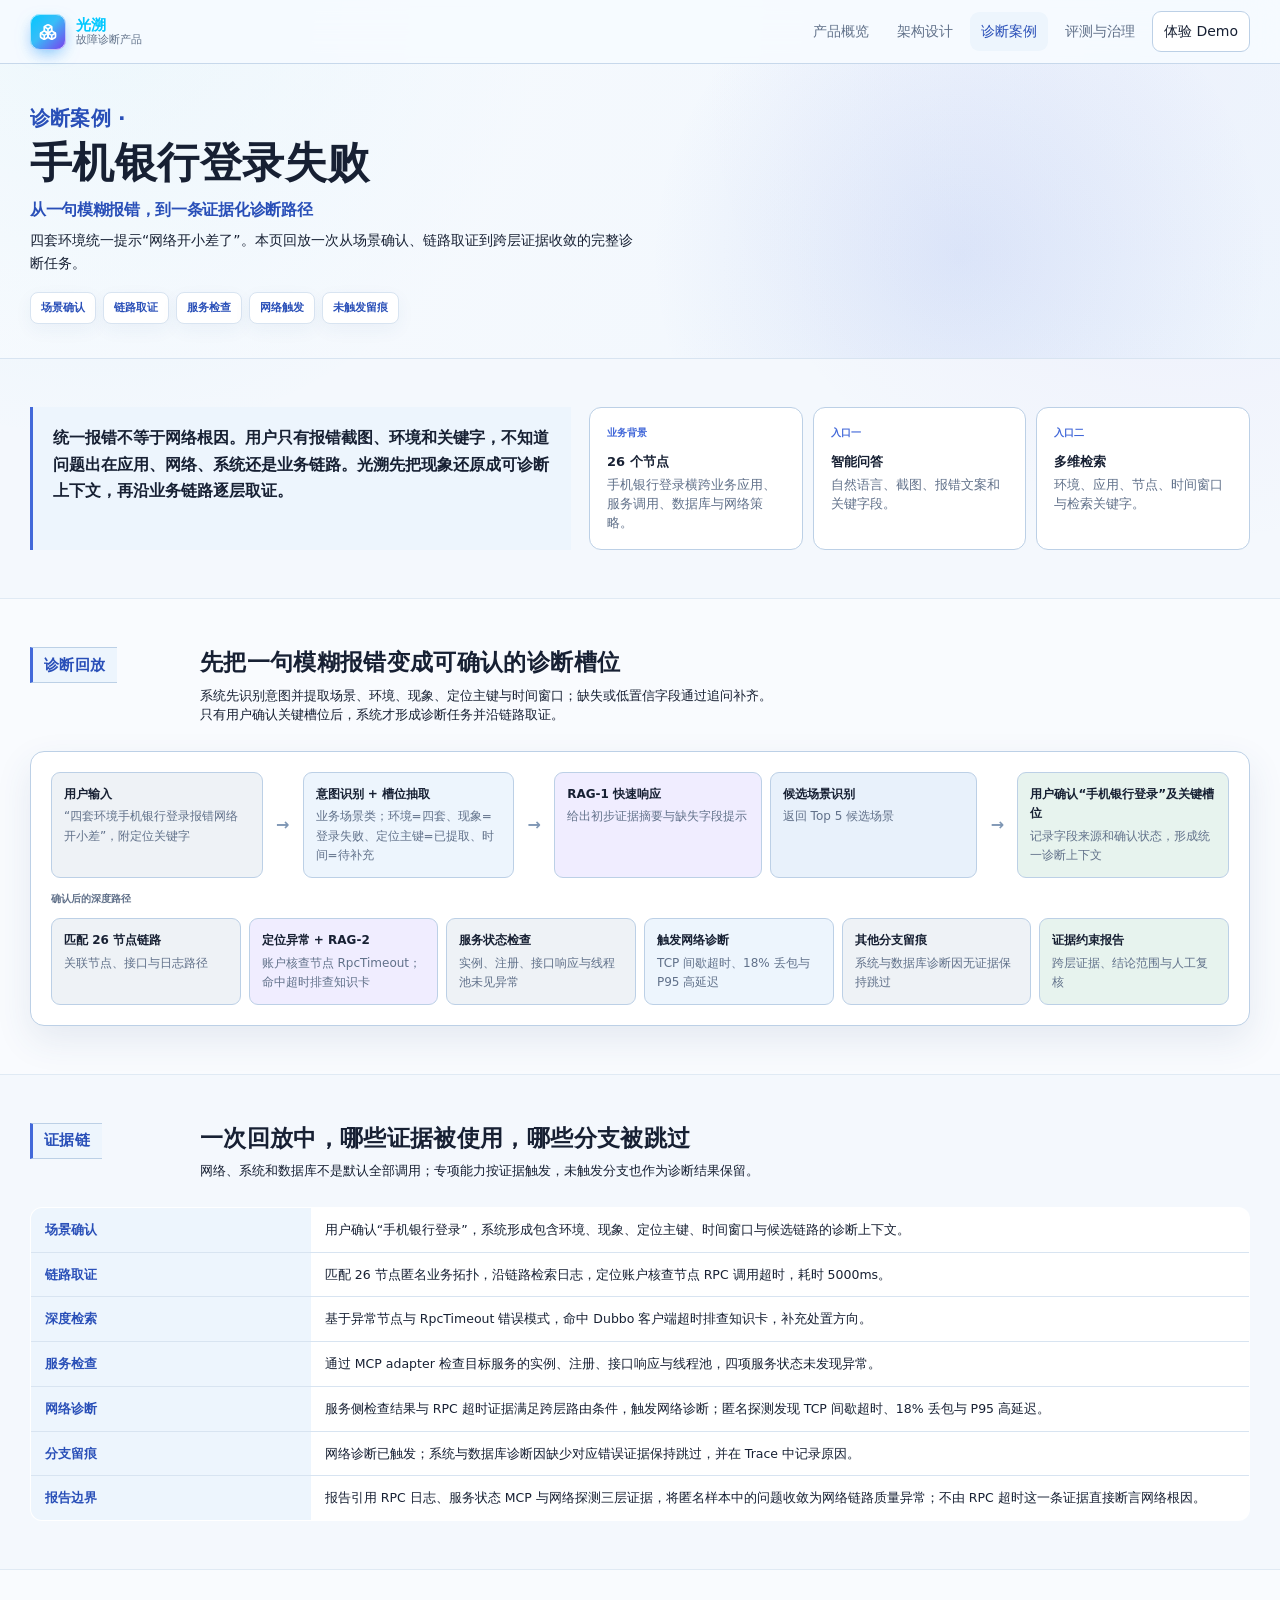
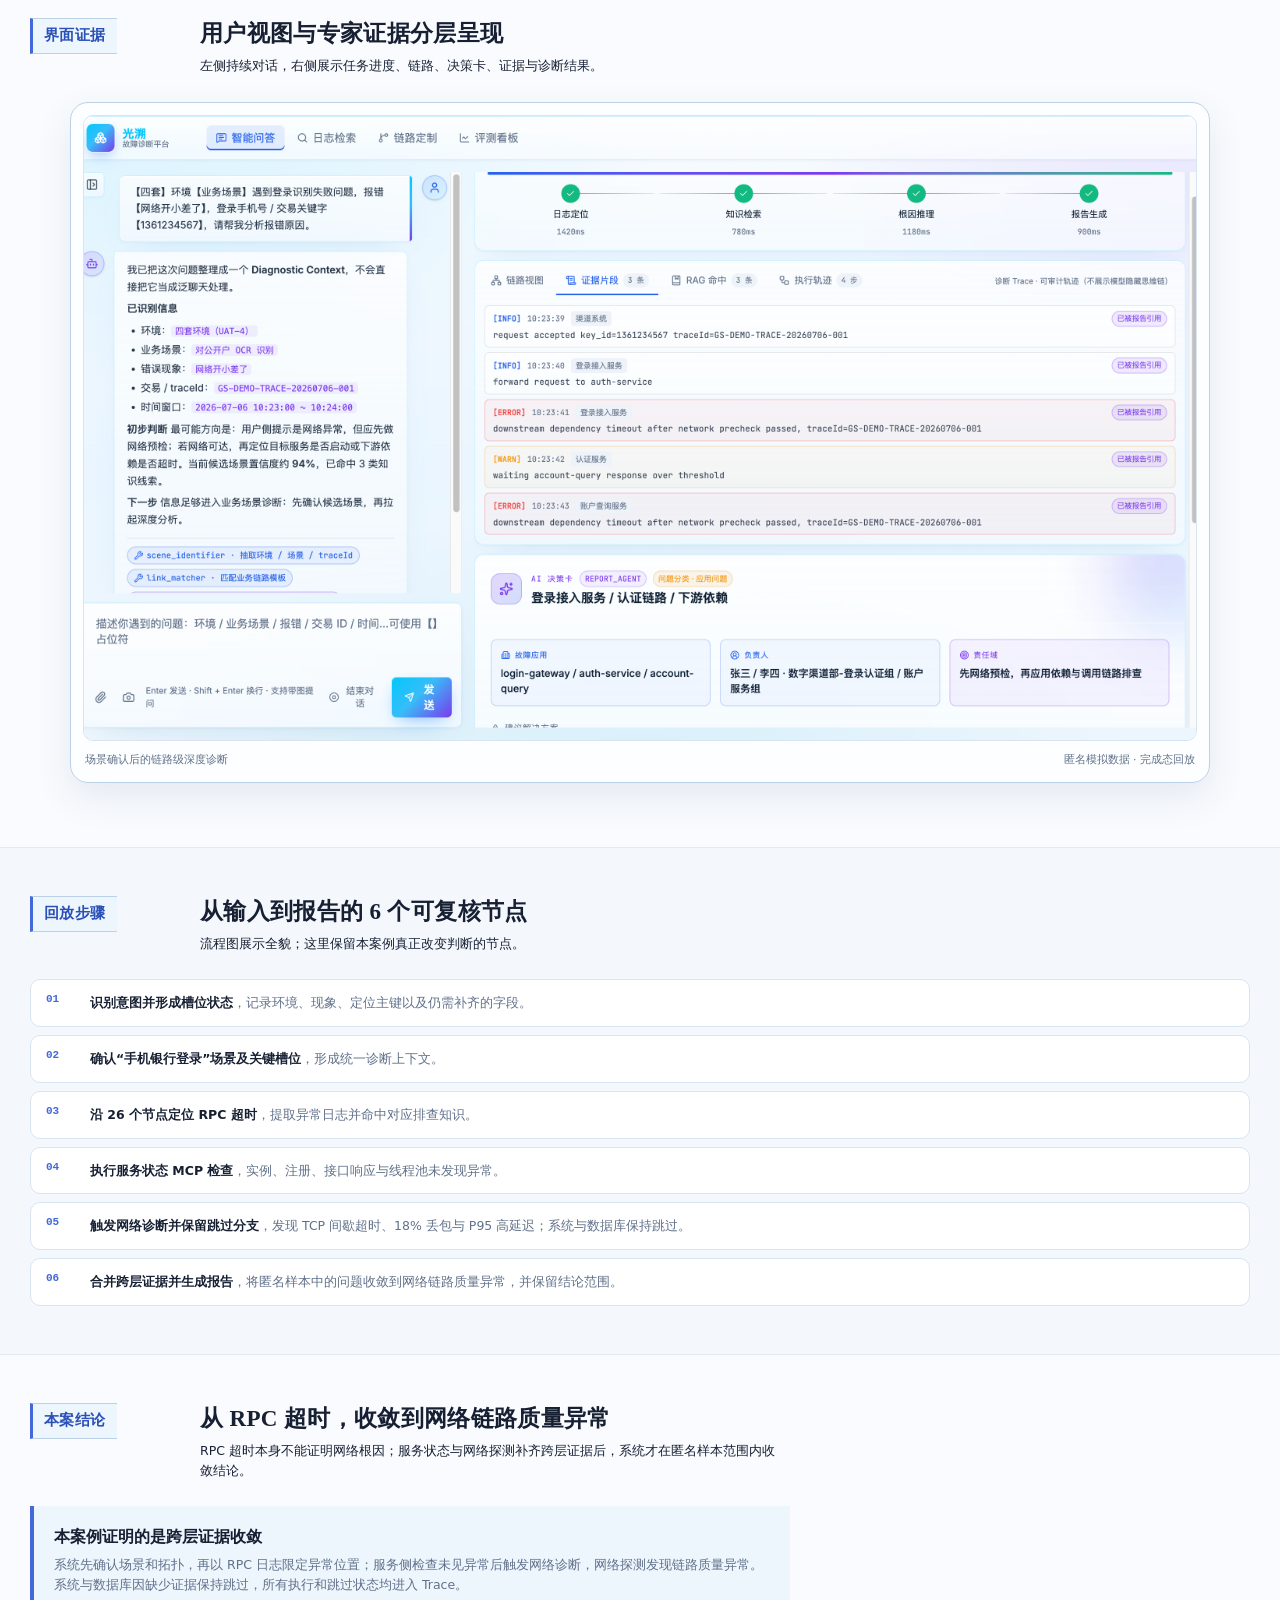
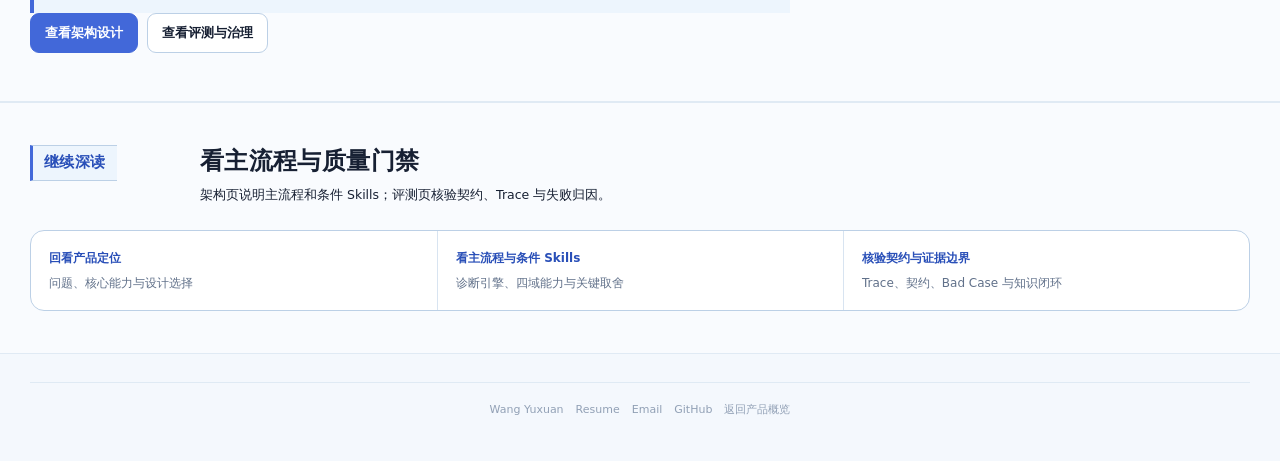
<file: case-study.html>
<!doctype html>
<html lang="zh-CN">
<head><meta charset="utf-8"><meta name="viewport" content="width=device-width,initial-scale=1"><meta name="description" content="光溯匿名登录案例的完整诊断路径与证据回放。"><title>光溯诊断案例</title><link rel="icon" type="image/svg+xml" href="guangsu-logo.svg"><link rel="stylesheet" href="guangsu-site.css"><style>
.case-intro{display:grid;grid-template-columns:.9fr 1.1fr;gap:18px;align-items:start}.case-intro .quote{height:100%;margin:0}.fact-grid{display:grid;grid-template-columns:repeat(3,1fr);gap:10px}.fact-grid article{padding:17px;border:1px solid var(--line2);border-radius:12px;background:var(--surface)}.fact-grid span{display:block;color:var(--blue);font-size:10px;font-weight:760}.fact-grid b{display:block;margin:9px 0 4px;font-size:13px}.fact-grid p{margin:0;color:var(--muted);font-size:10.5px;line-height:1.5}.evidence-table{width:100%;border-collapse:collapse;border:1px solid var(--line2);border-radius:12px;overflow:hidden;background:var(--surface);font-size:11px}.evidence-table th,.evidence-table td{padding:12px 14px;text-align:left;vertical-align:top;border-bottom:1px solid var(--line)}.evidence-table th{width:23%;color:var(--blue2);background:var(--soft);font-weight:720}.evidence-table tr:last-child th,.evidence-table tr:last-child td{border-bottom:0}.replay-list{display:grid;gap:8px;margin:0;padding:0;list-style:none;counter-reset:replay}.replay-list li{display:grid;grid-template-columns:32px 1fr;gap:12px;padding:13px 15px;border:1px solid var(--line);border-radius:10px;background:var(--surface);font-size:11px;color:var(--muted)}.replay-list li:before{counter-increment:replay;content:counter(replay,decimal-leading-zero);color:var(--blue);font:700 11px ui-monospace,SFMono-Regular,Menlo,monospace}.replay-list b{color:var(--ink)}
@media(max-width:900px){.case-intro{grid-template-columns:1fr}.fact-grid{grid-template-columns:1fr}}
</style></head>
<body><a class="skip-link" href="#main">跳到主要内容</a><nav class="nav"><div class="shell navin"><a class="brand" href="index.html"><span class="brandmark" aria-hidden="true"><svg viewBox="0 0 24 24" fill="none"><path d="M2.97 12.92A2 2 0 0 0 2 14.63v3.24a2 2 0 0 0 .97 1.71l3 1.8a2 2 0 0 0 2.06 0L12 19v-5.5l-5-3-4.03 2.42Z"/><path d="m7 16.5-4.74-2.85M7 16.5l5-3M7 16.5v5.17"/><path d="M12 13.5V19l3.97 2.38a2 2 0 0 0 2.06 0l3-1.8a2 2 0 0 0 .97-1.71v-3.24a2 2 0 0 0-.97-1.71L17 10.5l-5 3Z"/><path d="m17 16.5-5-3m5 3 4.74-2.85M17 16.5v5.17"/><path d="M7.97 4.42A2 2 0 0 0 7 6.13v4.37l5 3 5-3V6.13a2 2 0 0 0-.97-1.71l-3-1.8a2 2 0 0 0-2.06 0l-3 1.8Z"/><path d="M12 8 7.26 5.15M12 8l4.74-2.85M12 13.5V8"/></svg></span><span>光溯<small>故障诊断产品</small></span></a><div class="links"><a href="index.html">产品概览</a><a href="architecture.html">架构设计</a><a aria-current="page" href="case-study.html">诊断案例</a><a href="evidence.html">评测与治理</a><a class="demo" href="https://app.litrace.site/" target="_blank" rel="noreferrer">体验 Demo</a></div></div></nav>
<header class="pagehead"><div class="shell"><h1><span class="title-label">诊断案例 ·</span><span class="title-main">手机银行登录失败</span></h1><p class="subhead">从一句模糊报错，到一条证据化诊断路径</p><p class="lead">四套环境统一提示“网络开小差了”。本页回放一次从场景确认、链路取证到跨层证据收敛的完整诊断任务。</p><div class="principles"><span>场景确认</span><span>链路取证</span><span>服务检查</span><span>网络触发</span><span>未触发留痕</span></div></div></header>
<main id="main"><section class="section"><div class="shell"><div class="case-intro"><div class="quote">统一报错不等于网络根因。用户只有报错截图、环境和关键字，不知道问题出在应用、网络、系统还是业务链路。光溯先把现象还原成可诊断上下文，再沿业务链路逐层取证。</div><div class="fact-grid"><article><span>业务背景</span><b>26 个节点</b><p>手机银行登录横跨业务应用、服务调用、数据库与网络策略。</p></article><article><span>入口一</span><b>智能问答</b><p>自然语言、截图、报错文案和关键字段。</p></article><article><span>入口二</span><b>多维检索</b><p>环境、应用、节点、时间窗口与检索关键字。</p></article></div></div></div></section>
<section class="section alt"><div class="shell"><div class="head"><div class="label">诊断回放</div><div><h2>先把一句模糊报错变成可确认的诊断槽位</h2><p>系统先识别意图并提取场景、环境、现象、定位主键与时间窗口；缺失或低置信字段通过追问补齐。只有用户确认关键槽位后，系统才形成诊断任务并沿链路取证。</p></div></div><div class="diagnosis-flow"><div class="df-main"><div class="df-node"><b>用户输入</b><span>“四套环境手机银行登录报错网络开小差”，附定位关键字</span></div><div class="df-arrow">→</div><div class="df-node intent"><b>意图识别 + 槽位抽取</b><span>业务场景类；环境=四套、现象=登录失败、定位主键=已提取、时间=待补充</span></div><div class="df-arrow">→</div><div class="df-parallel"><div class="df-node rag"><b>RAG-1 快速响应</b><span>给出初步证据摘要与缺失字段提示</span></div><div class="df-node scene"><b>候选场景识别</b><span>返回 Top 5 候选场景</span></div></div><div class="df-arrow">→</div><div class="df-node confirm"><b>用户确认“手机银行登录”及关键槽位</b><span>记录字段来源和确认状态，形成统一诊断上下文</span></div></div><div class="df-branch-label">确认后的深度路径</div><div class="df-deep"><div class="df-node"><b>匹配 26 节点链路</b><span>关联节点、接口与日志路径</span></div><div class="df-node rag"><b>定位异常 + RAG-2</b><span>账户核查节点 RpcTimeout；命中超时排查知识卡</span></div><div class="df-node"><b>服务状态检查</b><span>实例、注册、接口响应与线程池未见异常</span></div><div class="df-node intent"><b>触发网络诊断</b><span>TCP 间歇超时、18% 丢包与 P95 高延迟</span></div><div class="df-node"><b>其他分支留痕</b><span>系统与数据库诊断因无证据保持跳过</span></div><div class="df-node confirm"><b>证据约束报告</b><span>跨层证据、结论范围与人工复核</span></div></div></div></div></section>
<section class="section"><div class="shell"><div class="head"><div class="label">证据链</div><div><h2>一次回放中，哪些证据被使用，哪些分支被跳过</h2><p>网络、系统和数据库不是默认全部调用；专项能力按证据触发，未触发分支也作为诊断结果保留。</p></div></div><table class="evidence-table"><tbody><tr><th>场景确认</th><td>用户确认“手机银行登录”，系统形成包含环境、现象、定位主键、时间窗口与候选链路的诊断上下文。</td></tr><tr><th>链路取证</th><td>匹配 26 节点匿名业务拓扑，沿链路检索日志，定位账户核查节点 RPC 调用超时，耗时 5000ms。</td></tr><tr><th>深度检索</th><td>基于异常节点与 RpcTimeout 错误模式，命中 Dubbo 客户端超时排查知识卡，补充处置方向。</td></tr><tr><th>服务检查</th><td>通过 MCP adapter 检查目标服务的实例、注册、接口响应与线程池，四项服务状态未发现异常。</td></tr><tr><th>网络诊断</th><td>服务侧检查结果与 RPC 超时证据满足跨层路由条件，触发网络诊断；匿名探测发现 TCP 间歇超时、18% 丢包与 P95 高延迟。</td></tr><tr><th>分支留痕</th><td>网络诊断已触发；系统与数据库诊断因缺少对应错误证据保持跳过，并在 Trace 中记录原因。</td></tr><tr><th>报告边界</th><td>报告引用 RPC 日志、服务状态 MCP 与网络探测三层证据，将匿名样本中的问题收敛为网络链路质量异常；不由 RPC 超时这一条证据直接断言网络根因。</td></tr></tbody></table></div></section>
<section class="section alt"><div class="shell"><div class="head"><div class="label">界面证据</div><div><h2>用户视图与专家证据分层呈现</h2><p>左侧持续对话，右侧展示任务进度、链路、决策卡、证据与诊断结果。</p></div></div><figure class="product-frame"><img src="assets/deep-analysis.png" alt="光溯深度分析页面"><figcaption class="caption"><span>场景确认后的链路级深度诊断</span><span>匿名模拟数据 · 完成态回放</span></figcaption></figure></div></section>
<section class="section"><div class="shell"><div class="head"><div class="label">回放步骤</div><div><h2>从输入到报告的 6 个可复核节点</h2><p>流程图展示全貌；这里保留本案例真正改变判断的节点。</p></div></div><ol class="replay-list"><li><div><b>识别意图并形成槽位状态</b>，记录环境、现象、定位主键以及仍需补齐的字段。</div></li><li><div><b>确认“手机银行登录”场景及关键槽位</b>，形成统一诊断上下文。</div></li><li><div><b>沿 26 个节点定位 RPC 超时</b>，提取异常日志并命中对应排查知识。</div></li><li><div><b>执行服务状态 MCP 检查</b>，实例、注册、接口响应与线程池未发现异常。</div></li><li><div><b>触发网络诊断并保留跳过分支</b>，发现 TCP 间歇超时、18% 丢包与 P95 高延迟；系统与数据库保持跳过。</div></li><li><div><b>合并跨层证据并生成报告</b>，将匿名样本中的问题收敛到网络链路质量异常，并保留结论范围。</div></li></ol></div></section>
<section class="section alt"><div class="shell"><div class="head"><div class="label">本案结论</div><div><h2>从 RPC 超时，收敛到网络链路质量异常</h2><p>RPC 超时本身不能证明网络根因；服务状态与网络探测补齐跨层证据后，系统才在匿名样本范围内收敛结论。</p></div></div><div class="case-takeaway"><b>本案例证明的是跨层证据收敛</b><p>系统先确认场景和拓扑，再以 RPC 日志限定异常位置；服务侧检查未见异常后触发网络诊断，网络探测发现链路质量异常。系统与数据库因缺少证据保持跳过，所有执行和跳过状态均进入 Trace。</p></div><div class="actions"><a class="btn primary" href="architecture.html">查看架构设计</a><a class="btn" href="evidence.html">查看评测与治理</a></div></div></section><section class="section alt reading-section"><div class="shell"><div class="head"><div class="label">继续深读</div><div><h2>看主流程与质量门禁</h2><p>架构页说明主流程和条件 Skills；评测页核验契约、Trace 与失败归因。</p></div></div><div class="reading-grid reading-rail"><a href="index.html">回看产品定位<small>问题、核心能力与设计选择</small></a><a href="architecture.html">看主流程与条件 Skills<small>诊断引擎、四域能力与关键取舍</small></a><a href="evidence.html">核验契约与证据边界<small>Trace、契约、Bad Case 与知识闭环</small></a></div></div></section></main>
<footer class="footer"><div class="shell footin"><div class="foot-links"><span class="copyright">Wang Yuxuan</span><a href="resume/" target="_blank" rel="noreferrer">Resume</a><a href="mailto:wangyx9621@163.com">Email</a><a href="https://github.com/Yuxuan-23" target="_blank" rel="noreferrer">GitHub</a><a href="index.html">返回产品概览</a></div></div></footer>
</body></html>
</file>
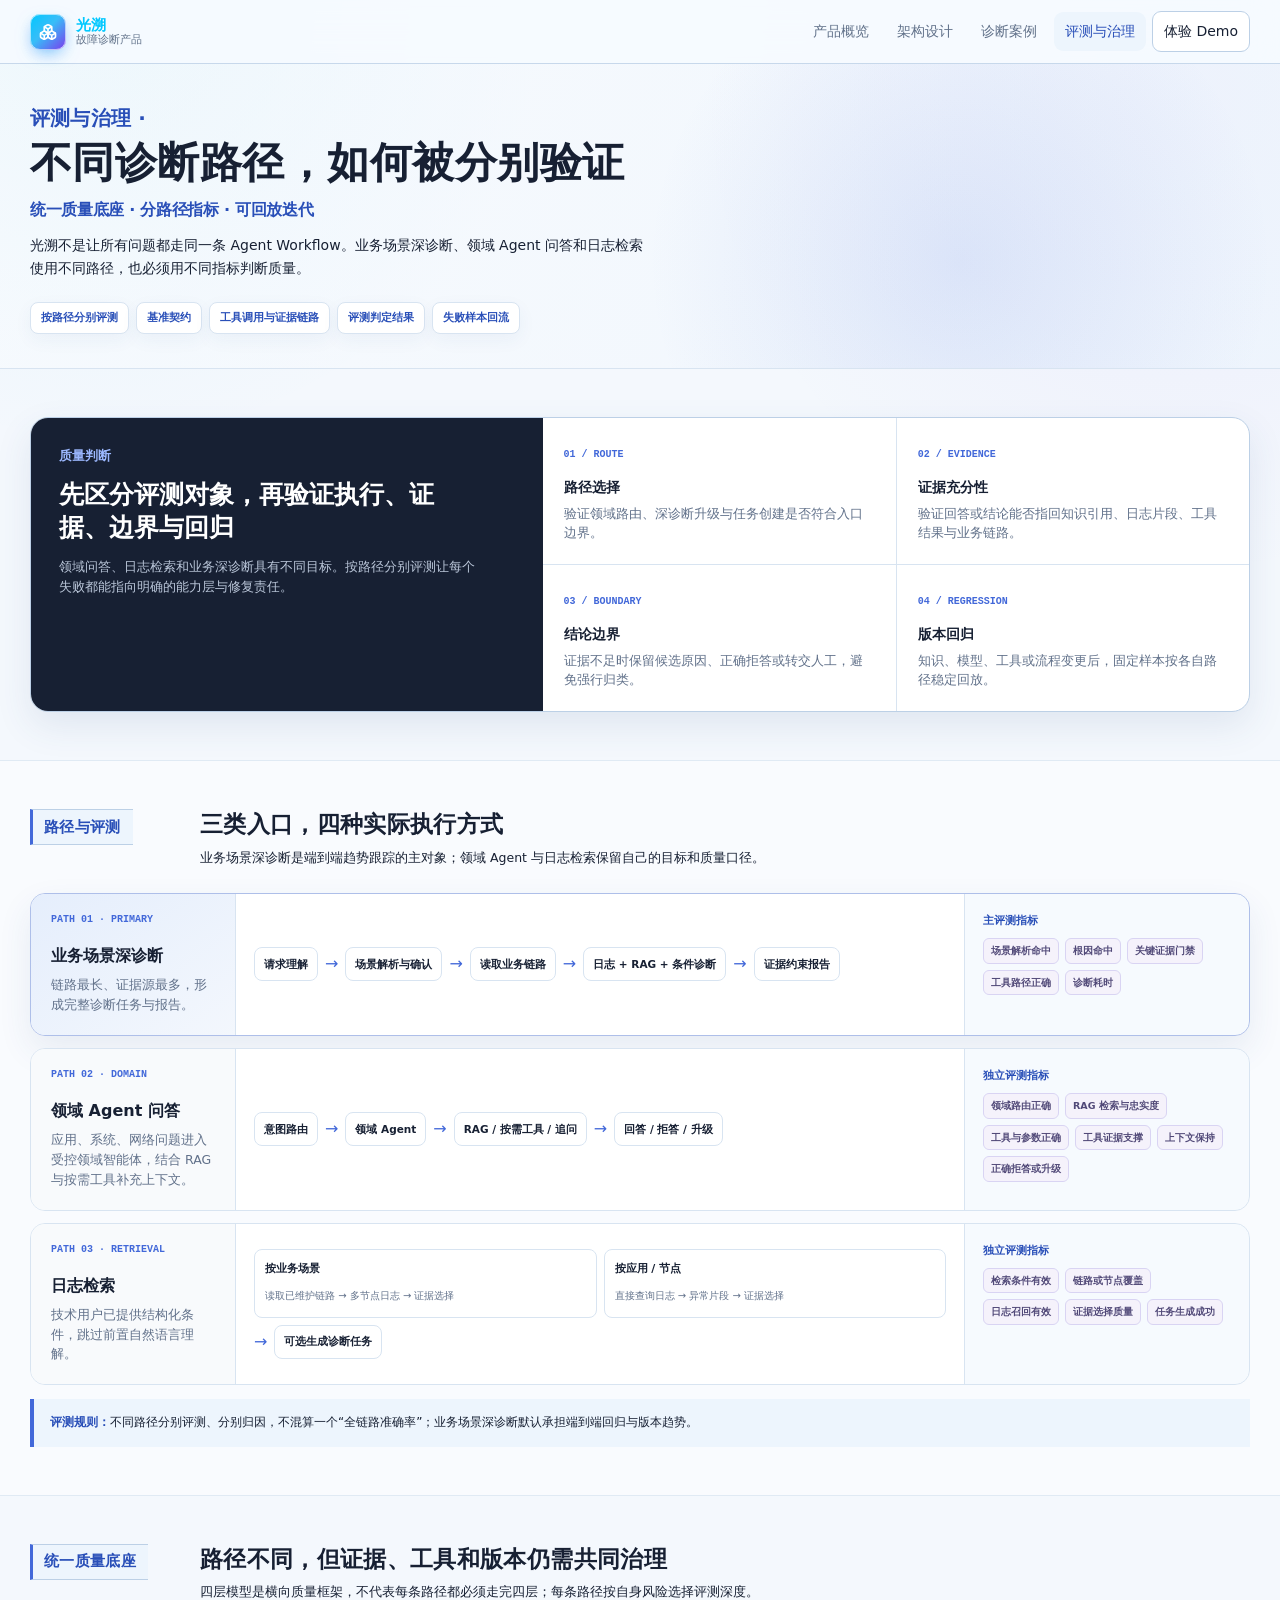
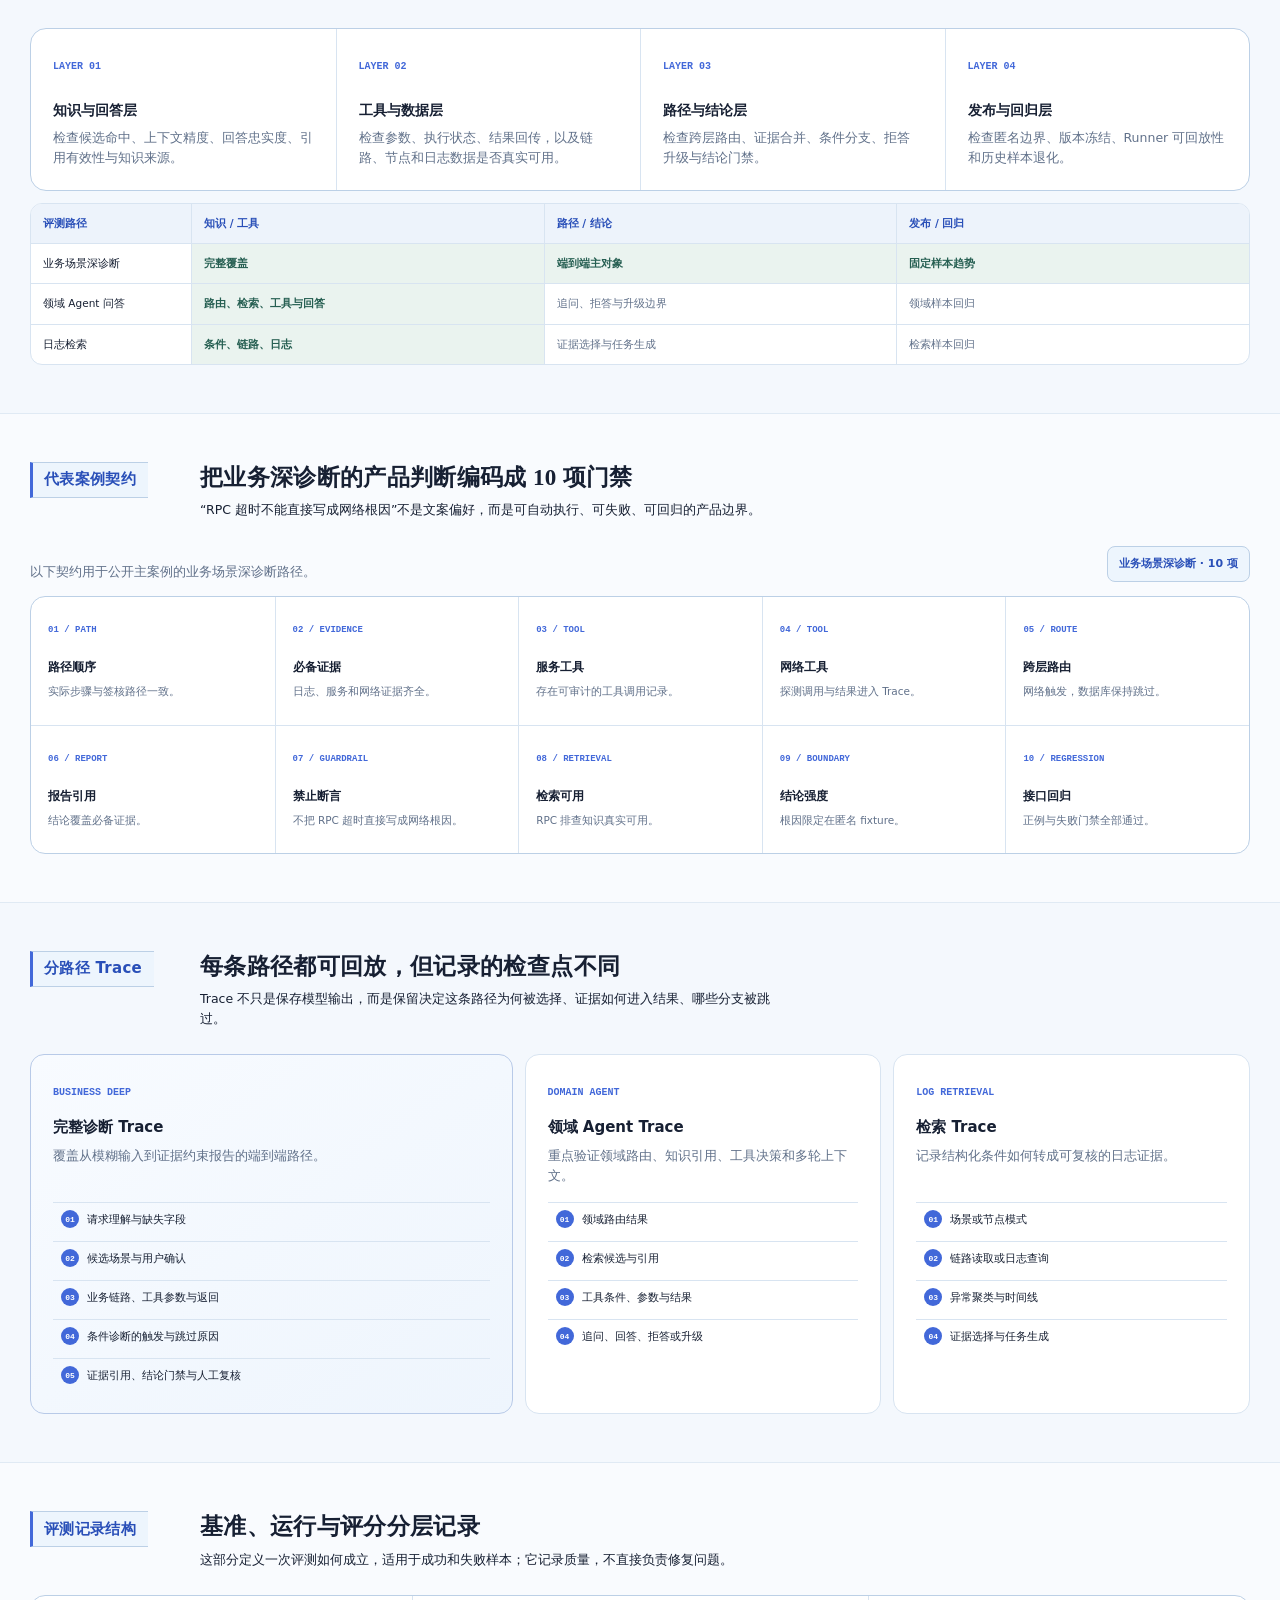
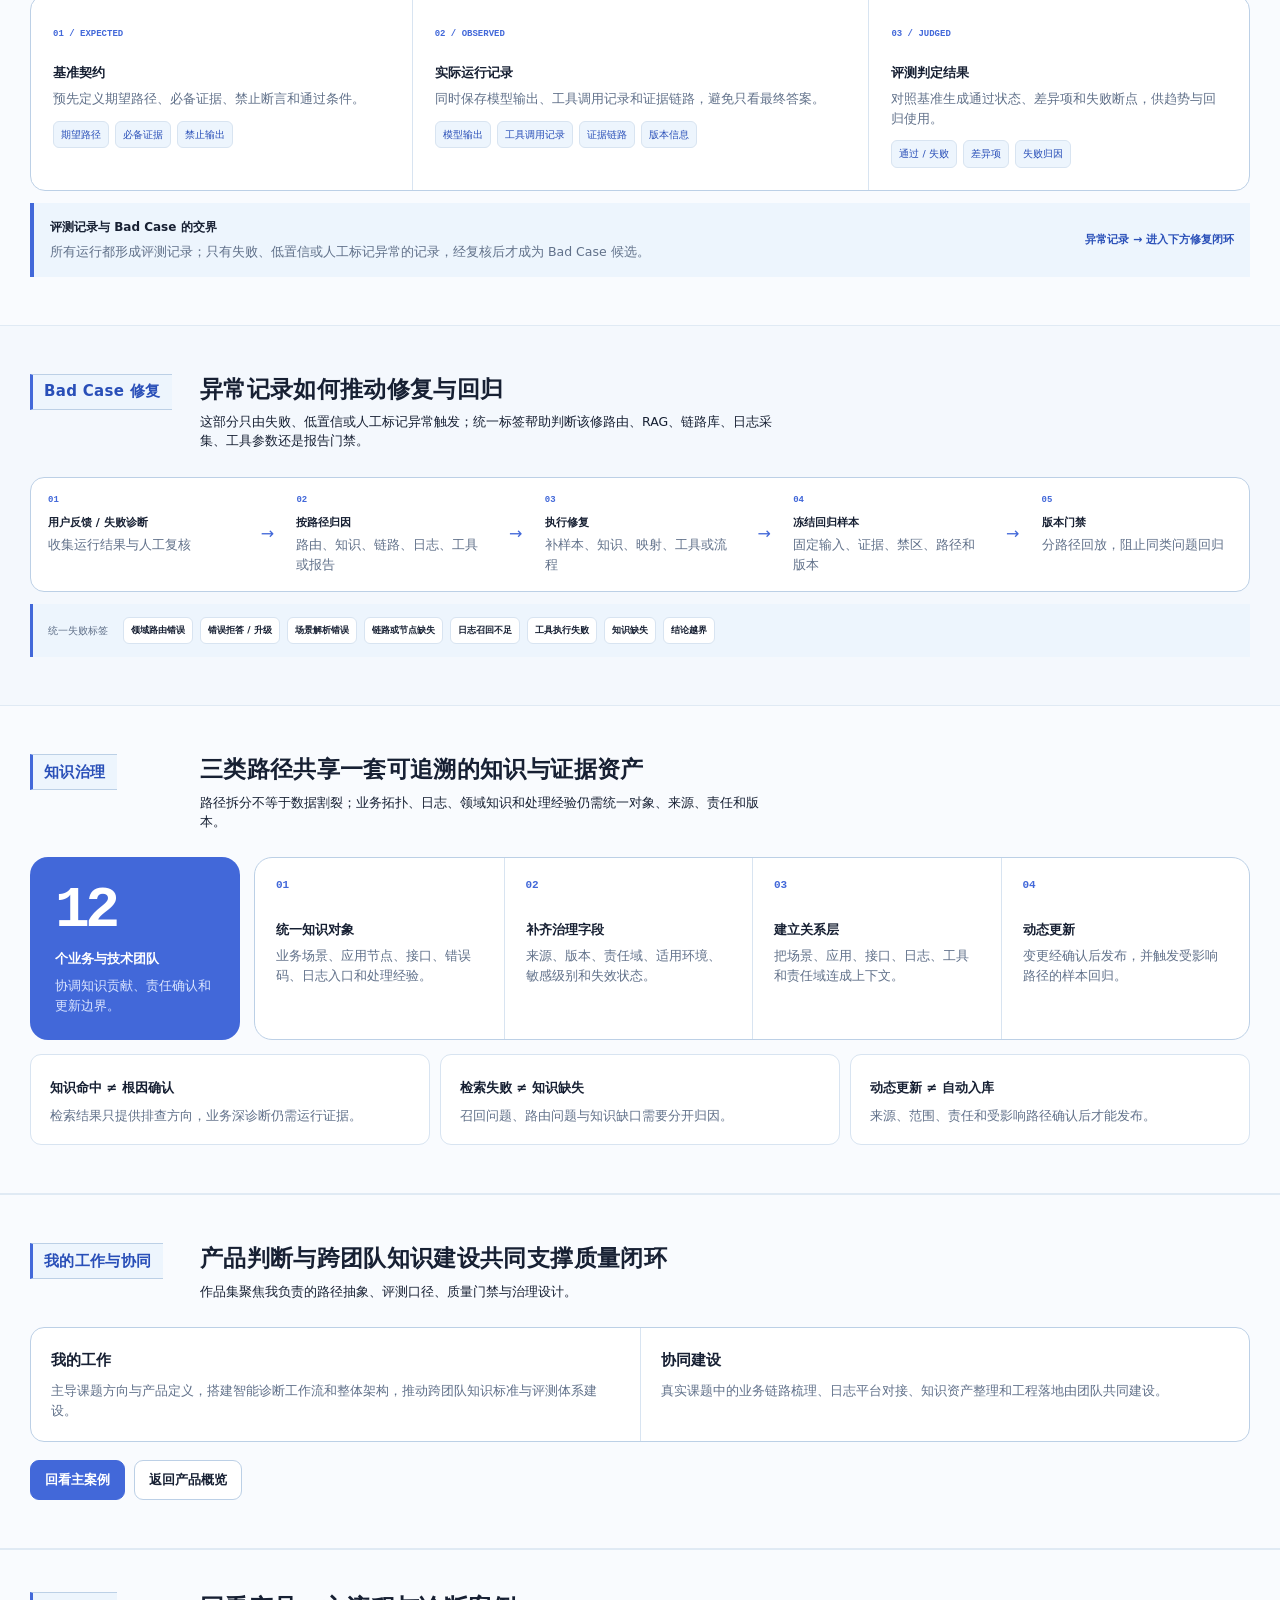
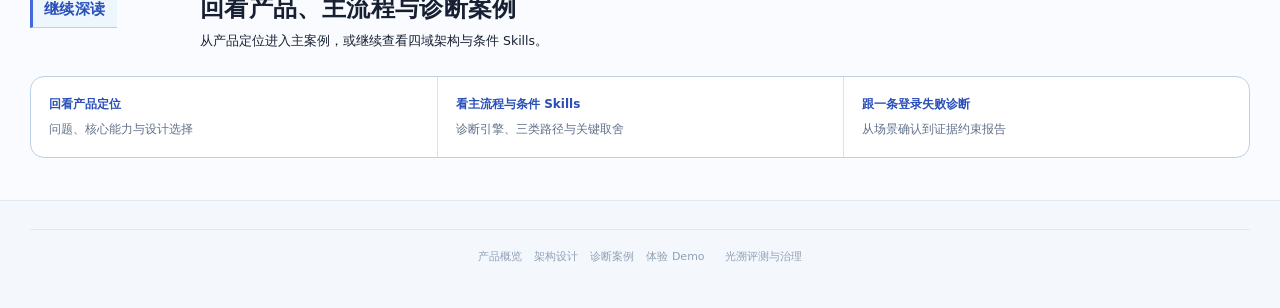
<file: evidence.html>
<!doctype html>
<html lang="zh-CN">
<head>
  <meta charset="utf-8">
  <meta name="viewport" content="width=device-width,initial-scale=1">
  <meta name="description" content="光溯如何按业务场景深诊断、领域 Agent 问答和日志检索三类路径分别评测，并通过工具调用记录、证据链路、基准契约与失败样本回流持续治理诊断质量。">
  <title>光溯评测与治理 · 按路径分别评测</title>
  <link rel="icon" type="image/svg+xml" href="guangsu-logo.svg">
  <link rel="stylesheet" href="guangsu-site.css">
  <style>
    .section-actions{margin-top:18px}
    .quality-thesis{display:grid;grid-template-columns:.84fr 1.16fr;overflow:hidden;border:1px solid var(--line2);border-radius:18px;background:var(--surface);box-shadow:var(--shadow)}.quality-thesis>article{padding:28px;background:var(--ink);color:#fff}.quality-thesis .eyebrow{margin:0 0 12px;color:#9cb8ff;font-size:11px;font-weight:760}.quality-thesis h3{max-width:16em;margin:0 0 12px;font-family:"Songti SC","STSong","SimSun",serif;font-size:25px;font-weight:600;line-height:1.34}.quality-thesis>article p:last-child{max-width:34em;margin:0;color:#bac6d9}.quality-criteria{display:grid;grid-template-columns:1fr 1fr}.quality-criteria article{padding:21px}.quality-criteria article:nth-child(even){border-left:1px solid var(--line)}.quality-criteria article:nth-child(n+3){border-top:1px solid var(--line)}.quality-criteria span{color:var(--blue);font:700 10px ui-monospace,SFMono-Regular,Menlo,monospace}.quality-criteria b{display:block;margin:10px 0 5px;font-size:14px}.quality-criteria p{margin:0;color:var(--muted)}
    .path-map{display:grid;gap:12px}.path-lane{position:relative;display:grid;grid-template-columns:205px 1fr 285px;overflow:hidden;border:1px solid var(--line);border-radius:15px;background:var(--surface)}.path-lane.primary{border-color:#aebfe9;box-shadow:0 14px 34px rgba(45,83,130,.09)}.lane-intro{padding:20px;border-right:1px solid var(--line);background:#f8fafc}.primary .lane-intro{background:linear-gradient(145deg,#e5eefc,#f3f7fd)}.lane-number{display:block;margin-bottom:18px;color:var(--blue);font:700 10px ui-monospace,SFMono-Regular,Menlo,monospace}.lane-intro h3{margin:0 0 6px;font-size:16px}.lane-intro p{margin:0;color:var(--muted)}.lane-flow{display:flex;flex-wrap:wrap;align-content:center;align-items:center;gap:7px;padding:18px}.lane-flow span{display:inline-flex;min-height:34px;align-items:center;padding:7px 9px;border:1px solid var(--line);border-radius:8px;background:#fff;font-size:10.5px;font-weight:650}.lane-flow i{color:var(--blue);font-style:normal}.lane-metrics{padding:18px;border-left:1px solid var(--line);background:rgba(237,245,253,.48)}.lane-metrics b{display:block;margin-bottom:8px;color:var(--blue2);font-size:11px}.metric-tags{display:flex;flex-wrap:wrap;gap:6px}.metric-tags span{padding:4px 7px;border:1px solid #d9d4f3;border-radius:6px;background:#f5f2fb;color:#514978;font-size:9.5px;font-weight:650}.route-split{display:grid;grid-template-columns:1fr 1fr;gap:7px;width:100%}.route-split div{padding:10px;border:1px solid var(--line);border-radius:8px;background:#fff}.route-split b{display:block;margin-bottom:3px;font-size:11px}.route-split small{color:var(--muted);font-size:10px;line-height:1.45}.path-rule{margin-top:14px;padding:14px 16px;border-left:4px solid var(--blue);background:var(--soft);color:var(--ink);font-size:12px}.path-rule b{color:var(--blue2)}
    .layer-matrix{display:grid;grid-template-columns:repeat(4,1fr);overflow:hidden;border:1px solid var(--line2);border-radius:16px;background:var(--surface)}.layer-matrix article{padding:22px}.layer-matrix article+article{border-left:1px solid var(--line)}.layer-matrix span{color:var(--blue);font:700 10px ui-monospace,SFMono-Regular,Menlo,monospace}.layer-matrix b{display:block;margin:22px 0 6px;font-size:14px}.layer-matrix p{margin:0;color:var(--muted)}.layer-coverage{display:grid;grid-template-columns:160px repeat(3,1fr);margin-top:12px;overflow:hidden;border:1px solid var(--line);border-radius:12px;background:var(--surface);font-size:10.5px}.layer-coverage>div{padding:11px 12px;border-left:1px solid var(--line);border-top:1px solid var(--line)}.layer-coverage>div:nth-child(-n+4){border-top:0}.layer-coverage>div:nth-child(4n+1){border-left:0}.layer-coverage .matrix-head{background:#edf3fb;color:var(--blue2);font-weight:720}.layer-coverage .strong{background:#eaf3ef;color:#265f52;font-weight:720}.layer-coverage .light{color:var(--muted)}
    .contract-head{display:grid;grid-template-columns:1fr auto;gap:20px;align-items:end;margin-bottom:14px}.contract-head p{max-width:54em;margin:0;color:var(--muted)}.contract-badge{padding:8px 11px;border:1px solid var(--line2);border-radius:8px;background:var(--soft);color:var(--blue2);font-size:11px;font-weight:720;white-space:nowrap}.contract-proof{display:grid;grid-template-columns:repeat(5,1fr);overflow:hidden;border:1px solid var(--line2);border-radius:15px;background:var(--surface)}.contract-proof article{min-height:128px;padding:17px}.contract-proof article+article{border-left:1px solid var(--line)}.contract-proof article:nth-child(6){border-left:0}.contract-proof article:nth-child(n+6){border-top:1px solid var(--line)}.contract-proof span{color:var(--blue);font:700 9px ui-monospace,SFMono-Regular,Menlo,monospace}.contract-proof b{display:block;margin:18px 0 5px;font-size:12px}.contract-proof p{margin:0;color:var(--muted);font-size:10.5px!important}.contract-boundary{margin-top:12px;padding:13px 15px;border-left:3px solid var(--amber);background:#fff8e8;color:#6d552f;font-size:11px}
    .trace-types{display:grid;grid-template-columns:1.15fr .85fr .85fr;gap:12px}.trace-type{padding:22px;border:1px solid var(--line);border-radius:14px;background:var(--surface)}.trace-type.primary{border-color:#b8cae8;background:linear-gradient(145deg,#f8fbff,#eef5fd)}.trace-type .trace-label{color:var(--blue);font:700 10px ui-monospace,SFMono-Regular,Menlo,monospace}.trace-type h3{margin:12px 0 6px;font-size:15px}.trace-type>p{min-height:40px;margin:0;color:var(--muted)}.trace-steps{display:grid;gap:6px;margin-top:16px}.trace-steps span{display:flex;align-items:center;gap:8px;padding:7px 8px;border-top:1px solid var(--line);font-size:10.5px}.trace-steps i{width:18px;height:18px;display:grid;flex:none;place-items:center;border-radius:50%;background:var(--blue);color:#fff;font:700 8px ui-monospace,SFMono-Regular,Menlo,monospace;font-style:normal}
    .eval-record{display:grid;grid-template-columns:1fr 1.2fr 1fr;overflow:hidden;border:1px solid var(--line2);border-radius:15px;background:var(--surface)}.eval-record article{position:relative;padding:22px}.eval-record article+article{border-left:1px solid var(--line)}.eval-record span{color:var(--blue);font:700 9px ui-monospace,SFMono-Regular,Menlo,monospace}.eval-record b{display:block;margin:18px 0 5px;font-size:13px}.eval-record p{margin:0;color:var(--muted)}.record-parts{display:flex;flex-wrap:wrap;gap:6px;margin-top:12px}.record-parts small{padding:5px 7px;border:1px solid var(--line);border-radius:6px;background:var(--soft);color:var(--blue2);font-size:9.5px}.feedback-bridge{display:grid;grid-template-columns:1fr auto;gap:18px;align-items:center;margin-top:12px;padding:15px 16px;border-left:4px solid var(--blue);background:var(--soft)}.feedback-bridge b{display:block;margin-bottom:4px;font-size:12px}.feedback-bridge p{margin:0;color:var(--muted)}.feedback-bridge span{color:var(--blue2);font-size:11px;font-weight:720;white-space:nowrap}
    @media(max-width:1000px){.path-lane{grid-template-columns:190px 1fr}.lane-metrics{grid-column:1/-1;border-left:0;border-top:1px solid var(--line)}.contract-proof{grid-template-columns:repeat(2,1fr)}.contract-proof article+article{border-left:0}.contract-proof article:nth-child(even){border-left:1px solid var(--line)}.contract-proof article:nth-child(n+3){border-top:1px solid var(--line)}.contract-proof article:nth-child(6){border-left:1px solid var(--line)}.contract-proof article:nth-child(n+6){border-top:1px solid var(--line)}.trace-types{grid-template-columns:1fr 1fr}.trace-type.primary{grid-column:1/-1}}
    @media(max-width:900px){.quality-thesis{grid-template-columns:1fr}.layer-matrix{grid-template-columns:1fr 1fr}.layer-matrix article:nth-child(3){border-left:0}.layer-matrix article:nth-child(n+3){border-top:1px solid var(--line)}.layer-coverage{grid-template-columns:130px repeat(3,minmax(150px,1fr));overflow-x:auto}.eval-record{grid-template-columns:1fr}.eval-record article+article{border-left:0;border-top:1px solid var(--line)}}
    @media(max-width:680px){.quality-criteria,.route-split,.layer-matrix,.trace-types{grid-template-columns:1fr}.quality-criteria article:nth-child(even){border-left:0}.quality-criteria article:nth-child(n+2){border-top:1px solid var(--line)}.path-lane{grid-template-columns:1fr}.lane-intro{border-right:0;border-bottom:1px solid var(--line)}.lane-flow i{transform:rotate(90deg)}.layer-matrix article+article,.layer-matrix article:nth-child(3){border-left:0}.layer-matrix article:nth-child(n+2){border-top:1px solid var(--line)}.contract-head{grid-template-columns:1fr;align-items:start}.contract-badge{width:max-content}.contract-proof{grid-template-columns:1fr}.contract-proof article:nth-child(even),.contract-proof article:nth-child(6){border-left:0}.contract-proof article:nth-child(n+2){border-top:1px solid var(--line)}.trace-type.primary{grid-column:auto}.feedback-bridge{grid-template-columns:1fr}.feedback-bridge span{white-space:normal}}
  </style>
</head>
<body>
  <a class="skip-link" href="#main">跳到主要内容</a>
  <nav class="nav">
    <div class="shell navin">
      <a class="brand" href="index.html"><span class="brandmark" aria-hidden="true"><svg viewBox="0 0 24 24" fill="none"><path d="M2.97 12.92A2 2 0 0 0 2 14.63v3.24a2 2 0 0 0 .97 1.71l3 1.8a2 2 0 0 0 2.06 0L12 19v-5.5l-5-3-4.03 2.42Z"/><path d="m7 16.5-4.74-2.85M7 16.5l5-3M7 16.5v5.17"/><path d="M12 13.5V19l3.97 2.38a2 2 0 0 0 2.06 0l3-1.8a2 2 0 0 0 .97-1.71v-3.24a2 2 0 0 0-.97-1.71L17 10.5l-5 3Z"/><path d="m17 16.5-5-3m5 3 4.74-2.85M17 16.5v5.17"/><path d="M7.97 4.42A2 2 0 0 0 7 6.13v4.37l5 3 5-3V6.13a2 2 0 0 0-.97-1.71l-3-1.8a2 2 0 0 0-2.06 0l-3 1.8Z"/><path d="M12 8 7.26 5.15M12 8l4.74-2.85M12 13.5V8"/></svg></span><span>光溯<small>故障诊断产品</small></span></a>
      <div class="links"><a href="index.html">产品概览</a><a href="architecture.html">架构设计</a><a href="case-study.html">诊断案例</a><a aria-current="page" href="evidence.html">评测与治理</a><a class="demo" href="https://app.litrace.site/" target="_blank" rel="noreferrer">体验 Demo</a></div>
    </div>
  </nav>

  <header class="pagehead evidence-head">
    <div class="shell evidence-intro">
      <h1><span class="title-label">评测与治理 ·</span><span class="title-main">不同诊断路径，如何被分别验证</span></h1>
      <p class="subhead">统一质量底座 · 分路径指标 · 可回放迭代</p>
      <p class="lead">光溯不是让所有问题都走同一条 Agent Workflow。业务场景深诊断、领域 Agent 问答和日志检索使用不同路径，也必须用不同指标判断质量。</p>
      <div class="principles"><span>按路径分别评测</span><span>基准契约</span><span>工具调用与证据链路</span><span>评测判定结果</span><span>失败样本回流</span></div>
    </div>
  </header>

  <main id="main">
    <section class="section">
      <div class="shell">
        <div class="quality-thesis">
          <article><p class="eyebrow">质量判断</p><h3>先区分评测对象，再验证执行、证据、边界与回归</h3><p>领域问答、日志检索和业务深诊断具有不同目标。按路径分别评测让每个失败都能指向明确的能力层与修复责任。</p></article>
          <div class="quality-criteria">
            <article><span>01 / ROUTE</span><b>路径选择</b><p>验证领域路由、深诊断升级与任务创建是否符合入口边界。</p></article>
            <article><span>02 / EVIDENCE</span><b>证据充分性</b><p>验证回答或结论能否指回知识引用、日志片段、工具结果与业务链路。</p></article>
            <article><span>03 / BOUNDARY</span><b>结论边界</b><p>证据不足时保留候选原因、正确拒答或转交人工，避免强行归类。</p></article>
            <article><span>04 / REGRESSION</span><b>版本回归</b><p>知识、模型、工具或流程变更后，固定样本按各自路径稳定回放。</p></article>
          </div>
        </div>
      </div>
    </section>

    <section class="section alt">
      <div class="shell">
        <div class="head"><div class="label">路径与评测</div><div><h2>三类入口，四种实际执行方式</h2><p>业务场景深诊断是端到端趋势跟踪的主对象；领域 Agent 与日志检索保留自己的目标和质量口径。</p></div></div>
        <div class="path-map">
          <article class="path-lane primary">
            <div class="lane-intro"><span class="lane-number">PATH 01 · PRIMARY</span><h3>业务场景深诊断</h3><p>链路最长、证据源最多，形成完整诊断任务与报告。</p></div>
            <div class="lane-flow"><span>请求理解</span><i>→</i><span>场景解析与确认</span><i>→</i><span>读取业务链路</span><i>→</i><span>日志 + RAG + 条件诊断</span><i>→</i><span>证据约束报告</span></div>
            <div class="lane-metrics"><b>主评测指标</b><div class="metric-tags"><span>场景解析命中</span><span>根因命中</span><span>关键证据门禁</span><span>工具路径正确</span><span>诊断耗时</span></div></div>
          </article>
          <article class="path-lane">
            <div class="lane-intro"><span class="lane-number">PATH 02 · DOMAIN</span><h3>领域 Agent 问答</h3><p>应用、系统、网络问题进入受控领域智能体，结合 RAG 与按需工具补充上下文。</p></div>
            <div class="lane-flow"><span>意图路由</span><i>→</i><span>领域 Agent</span><i>→</i><span>RAG / 按需工具 / 追问</span><i>→</i><span>回答 / 拒答 / 升级</span></div>
            <div class="lane-metrics"><b>独立评测指标</b><div class="metric-tags"><span>领域路由正确</span><span>RAG 检索与忠实度</span><span>工具与参数正确</span><span>工具证据支撑</span><span>上下文保持</span><span>正确拒答或升级</span></div></div>
          </article>
          <article class="path-lane">
            <div class="lane-intro"><span class="lane-number">PATH 03 · RETRIEVAL</span><h3>日志检索</h3><p>技术用户已提供结构化条件，跳过前置自然语言理解。</p></div>
            <div class="lane-flow"><div class="route-split"><div><b>按业务场景</b><small>读取已维护链路 → 多节点日志 → 证据选择</small></div><div><b>按应用 / 节点</b><small>直接查询日志 → 异常片段 → 证据选择</small></div></div><i>→</i><span>可选生成诊断任务</span></div>
            <div class="lane-metrics"><b>独立评测指标</b><div class="metric-tags"><span>检索条件有效</span><span>链路或节点覆盖</span><span>日志召回有效</span><span>证据选择质量</span><span>任务生成成功</span></div></div>
          </article>
        </div>
        <div class="path-rule"><b>评测规则：</b>不同路径分别评测、分别归因，不混算一个“全链路准确率”；业务场景深诊断默认承担端到端回归与版本趋势。</div>
      </div>
    </section>

    <section class="section">
      <div class="shell">
        <div class="head"><div class="label">统一质量底座</div><div><h2>路径不同，但证据、工具和版本仍需共同治理</h2><p>四层模型是横向质量框架，不代表每条路径都必须走完四层；每条路径按自身风险选择评测深度。</p></div></div>
        <div class="layer-matrix">
          <article><span>LAYER 01</span><b>知识与回答层</b><p>检查候选命中、上下文精度、回答忠实度、引用有效性与知识来源。</p></article>
          <article><span>LAYER 02</span><b>工具与数据层</b><p>检查参数、执行状态、结果回传，以及链路、节点和日志数据是否真实可用。</p></article>
          <article><span>LAYER 03</span><b>路径与结论层</b><p>检查跨层路由、证据合并、条件分支、拒答升级与结论门禁。</p></article>
          <article><span>LAYER 04</span><b>发布与回归层</b><p>检查匿名边界、版本冻结、Runner 可回放性和历史样本退化。</p></article>
        </div>
        <div class="layer-coverage" aria-label="路径与评测层级对应关系">
          <div class="matrix-head">评测路径</div><div class="matrix-head">知识 / 工具</div><div class="matrix-head">路径 / 结论</div><div class="matrix-head">发布 / 回归</div>
          <div>业务场景深诊断</div><div class="strong">完整覆盖</div><div class="strong">端到端主对象</div><div class="strong">固定样本趋势</div>
          <div>领域 Agent 问答</div><div class="strong">路由、检索、工具与回答</div><div class="light">追问、拒答与升级边界</div><div class="light">领域样本回归</div>
          <div>日志检索</div><div class="strong">条件、链路、日志</div><div class="light">证据选择与任务生成</div><div class="light">检索样本回归</div>
        </div>
      </div>
    </section>

    <section class="section alt">
      <div class="shell">
        <div class="head"><div class="label">代表案例契约</div><div><h2>把业务深诊断的产品判断编码成 10 项门禁</h2><p>“RPC 超时不能直接写成网络根因”不是文案偏好，而是可自动执行、可失败、可回归的产品边界。</p></div></div>
        <div class="contract-head"><p>以下契约用于公开主案例的业务场景深诊断路径。</p><span class="contract-badge">业务场景深诊断 · 10 项</span></div>
        <div class="contract-proof">
          <article><span>01 / PATH</span><b>路径顺序</b><p>实际步骤与签核路径一致。</p></article>
          <article><span>02 / EVIDENCE</span><b>必备证据</b><p>日志、服务和网络证据齐全。</p></article>
          <article><span>03 / TOOL</span><b>服务工具</b><p>存在可审计的工具调用记录。</p></article>
          <article><span>04 / TOOL</span><b>网络工具</b><p>探测调用与结果进入 Trace。</p></article>
          <article><span>05 / ROUTE</span><b>跨层路由</b><p>网络触发，数据库保持跳过。</p></article>
          <article><span>06 / REPORT</span><b>报告引用</b><p>结论覆盖必备证据。</p></article>
          <article><span>07 / GUARDRAIL</span><b>禁止断言</b><p>不把 RPC 超时直接写成网络根因。</p></article>
          <article><span>08 / RETRIEVAL</span><b>检索可用</b><p>RPC 排查知识真实可用。</p></article>
          <article><span>09 / BOUNDARY</span><b>结论强度</b><p>根因限定在匿名 fixture。</p></article>
          <article><span>10 / REGRESSION</span><b>接口回归</b><p>正例与失败门禁全部通过。</p></article>
        </div>
      </div>
    </section>

    <section class="section">
      <div class="shell">
        <div class="head"><div class="label">分路径 Trace</div><div><h2>每条路径都可回放，但记录的检查点不同</h2><p>Trace 不只是保存模型输出，而是保留决定这条路径为何被选择、证据如何进入结果、哪些分支被跳过。</p></div></div>
        <div class="trace-types">
          <article class="trace-type primary"><span class="trace-label">BUSINESS DEEP</span><h3>完整诊断 Trace</h3><p>覆盖从模糊输入到证据约束报告的端到端路径。</p><div class="trace-steps"><span><i>01</i>请求理解与缺失字段</span><span><i>02</i>候选场景与用户确认</span><span><i>03</i>业务链路、工具参数与返回</span><span><i>04</i>条件诊断的触发与跳过原因</span><span><i>05</i>证据引用、结论门禁与人工复核</span></div></article>
          <article class="trace-type"><span class="trace-label">DOMAIN AGENT</span><h3>领域 Agent Trace</h3><p>重点验证领域路由、知识引用、工具决策和多轮上下文。</p><div class="trace-steps"><span><i>01</i>领域路由结果</span><span><i>02</i>检索候选与引用</span><span><i>03</i>工具条件、参数与结果</span><span><i>04</i>追问、回答、拒答或升级</span></div></article>
          <article class="trace-type"><span class="trace-label">LOG RETRIEVAL</span><h3>检索 Trace</h3><p>记录结构化条件如何转成可复核的日志证据。</p><div class="trace-steps"><span><i>01</i>场景或节点模式</span><span><i>02</i>链路读取或日志查询</span><span><i>03</i>异常聚类与时间线</span><span><i>04</i>证据选择与任务生成</span></div></article>
        </div>
      </div>
    </section>

    <section class="section alt">
      <div class="shell">
        <div class="head"><div class="label">评测记录结构</div><div><h2>基准、运行与评分分层记录</h2><p>这部分定义一次评测如何成立，适用于成功和失败样本；它记录质量，不直接负责修复问题。</p></div></div>
        <div class="eval-record">
          <article><span>01 / EXPECTED</span><b>基准契约</b><p>预先定义期望路径、必备证据、禁止断言和通过条件。</p><div class="record-parts"><small>期望路径</small><small>必备证据</small><small>禁止输出</small></div></article>
          <article><span>02 / OBSERVED</span><b>实际运行记录</b><p>同时保存模型输出、工具调用记录和证据链路，避免只看最终答案。</p><div class="record-parts"><small>模型输出</small><small>工具调用记录</small><small>证据链路</small><small>版本信息</small></div></article>
          <article><span>03 / JUDGED</span><b>评测判定结果</b><p>对照基准生成通过状态、差异项和失败断点，供趋势与回归使用。</p><div class="record-parts"><small>通过 / 失败</small><small>差异项</small><small>失败归因</small></div></article>
        </div>
        <div class="feedback-bridge"><div><b>评测记录与 Bad Case 的交界</b><p>所有运行都形成评测记录；只有失败、低置信或人工标记异常的记录，经复核后才成为 Bad Case 候选。</p></div><span>异常记录 → 进入下方修复闭环</span></div>
      </div>
    </section>

    <section class="section">
      <div class="shell">
        <div class="head"><div class="label">Bad Case 修复</div><div><h2>异常记录如何推动修复与回归</h2><p>这部分只由失败、低置信或人工标记异常触发；统一标签帮助判断该修路由、RAG、链路库、日志采集、工具参数还是报告门禁。</p></div></div>
        <div class="badcase-loop"><div><span>01</span><b>用户反馈 / 失败诊断</b><p>收集运行结果与人工复核</p></div><i>→</i><div><span>02</span><b>按路径归因</b><p>路由、知识、链路、日志、工具或报告</p></div><i>→</i><div><span>03</span><b>执行修复</b><p>补样本、知识、映射、工具或流程</p></div><i>→</i><div><span>04</span><b>冻结回归样本</b><p>固定输入、证据、禁区、路径和版本</p></div><i>→</i><div><span>05</span><b>版本门禁</b><p>分路径回放，阻止同类问题回归</p></div></div>
        <div class="failure-taxonomy"><span>统一失败标签</span><b>领域路由错误</b><b>错误拒答 / 升级</b><b>场景解析错误</b><b>链路或节点缺失</b><b>日志召回不足</b><b>工具执行失败</b><b>知识缺失</b><b>结论越界</b></div>
      </div>
    </section>

    <section class="section alt">
      <div class="shell">
        <div class="head"><div class="label">知识治理</div><div><h2>三类路径共享一套可追溯的知识与证据资产</h2><p>路径拆分不等于数据割裂；业务拓扑、日志、领域知识和处理经验仍需统一对象、来源、责任和版本。</p></div></div>
        <div class="knowledge-governance"><aside><strong>12</strong><span>个业务与技术团队</span><p>协调知识贡献、责任确认和更新边界。</p></aside><div class="knowledge-pipeline"><article><i>01</i><b>统一知识对象</b><p>业务场景、应用节点、接口、错误码、日志入口和处理经验。</p></article><article><i>02</i><b>补齐治理字段</b><p>来源、版本、责任域、适用环境、敏感级别和失效状态。</p></article><article><i>03</i><b>建立关系层</b><p>把场景、应用、接口、日志、工具和责任域连成上下文。</p></article><article><i>04</i><b>动态更新</b><p>变更经确认后发布，并触发受影响路径的样本回归。</p></article></div></div>
        <div class="knowledge-principles"><article><b>知识命中 ≠ 根因确认</b><p>检索结果只提供排查方向，业务深诊断仍需运行证据。</p></article><article><b>检索失败 ≠ 知识缺失</b><p>召回问题、路由问题与知识缺口需要分开归因。</p></article><article><b>动态更新 ≠ 自动入库</b><p>来源、范围、责任和受影响路径确认后才能发布。</p></article></div>
      </div>
    </section>

    <section class="section alt">
      <div class="shell">
        <div class="head"><div class="label">我的工作与协同</div><div><h2>产品判断与跨团队知识建设共同支撑质量闭环</h2><p>作品集聚焦我负责的路径抽象、评测口径、质量门禁与治理设计。</p></div></div>
        <div class="role-grid"><article><strong>我的工作</strong><p>主导课题方向与产品定义，搭建智能诊断工作流和整体架构，推动跨团队知识标准与评测体系建设。</p></article><article><strong>协同建设</strong><p>真实课题中的业务链路梳理、日志平台对接、知识资产整理和工程落地由团队共同建设。</p></article></div>
        <div class="actions section-actions"><a class="btn primary" href="case-study.html">回看主案例</a><a class="btn" href="index.html">返回产品概览</a></div>
      </div>
    </section>

    <section class="section alt reading-section">
      <div class="shell"><div class="head"><div class="label">继续深读</div><div><h2>回看产品、主流程与诊断案例</h2><p>从产品定位进入主案例，或继续查看四域架构与条件 Skills。</p></div></div><div class="reading-grid reading-rail"><a href="index.html">回看产品定位<small>问题、核心能力与设计选择</small></a><a href="architecture.html">看主流程与条件 Skills<small>诊断引擎、三类路径与关键取舍</small></a><a href="case-study.html">跟一条登录失败诊断<small>从场景确认到证据约束报告</small></a></div></div>
    </section>
  </main>

  <footer class="footer"><div class="shell footin"><div class="foot-links"><a href="index.html">产品概览</a><a href="architecture.html">架构设计</a><a href="case-study.html">诊断案例</a><a href="https://app.litrace.site/" target="_blank" rel="noreferrer">体验 Demo</a></div><span class="copyright">光溯评测与治理</span></div></footer>
</body>
</html>
</file>
<file: guangsu-site.css>
:root{color-scheme:light;--bg:#f4f8fd;--surface:#fff;--soft:#edf5fd;--violet:#f0edff;--sage:#e7f3ee;--silver:#eef2f6;--ink:#172033;--muted:#61718a;--line:#d8e4f1;--line2:#bcd0e6;--blue:#4268d9;--blue2:#294fb8;--green:#237967;--amber:#966015;--radius:14px;--max:1220px;--shadow:0 14px 36px rgba(45,83,130,.1)}
*{box-sizing:border-box}html{scroll-behavior:smooth}body{margin:0;background:radial-gradient(circle at 8% 0,rgba(38,187,229,.08),transparent 28rem),radial-gradient(circle at 92% 2%,rgba(111,82,224,.07),transparent 30rem),var(--bg);color:var(--ink);font-family:"SF Pro Display","PingFang SC","Microsoft YaHei",system-ui,sans-serif;line-height:1.65;-webkit-font-smoothing:antialiased}a{color:inherit;text-decoration:none}img{display:block;max-width:100%}.shell{width:min(calc(100% - 40px),var(--max));margin:auto}.nav{position:sticky;top:0;z-index:20;height:64px;border-bottom:1px solid rgba(188,208,230,.8);background:rgba(247,251,255,.9);backdrop-filter:blur(16px)}.navin{height:100%;display:flex;align-items:center;justify-content:space-between;gap:22px}.brand{display:flex;align-items:center;gap:10px;font-size:15px;font-weight:750}.brandmark{width:34px;height:34px;display:grid;place-items:center;border-radius:10px;background:linear-gradient(145deg,#1ebde7,#6753e7);color:#fff;box-shadow:0 8px 18px rgba(65,105,225,.22)}.brand small{display:block;color:var(--muted);font-size:10px;font-weight:520}.links{display:flex;align-items:center;gap:6px;white-space:nowrap}.links a{padding:8px 11px;border-radius:9px;color:var(--muted);font-size:13px}.links a:hover,.links a[aria-current=page]{background:var(--soft);color:var(--blue2)}.links .demo{border:1px solid var(--line2);background:var(--surface);color:var(--ink)}
.hero{padding:48px 0 40px}.hero-grid{display:grid;grid-template-columns:.96fr 1.04fr;gap:38px;align-items:center}.kicker{margin:0 0 8px;color:var(--blue);font-size:12px;font-weight:760;letter-spacing:.01em}.hero h1{margin:0 0 14px;font-size:clamp(32px,3vw,42px);line-height:1.15;letter-spacing:-.035em}.hero p{max-width:44em;margin:0 0 20px;color:var(--muted);font-size:15px}.actions{display:flex;flex-wrap:wrap;gap:9px}.btn{display:inline-flex;min-height:40px;align-items:center;justify-content:center;padding:0 14px;border:1px solid var(--line2);border-radius:9px;background:var(--surface);font-size:13px;font-weight:700}.btn.primary{border-color:var(--blue);background:var(--blue);color:#fff}.product-frame{padding:12px;border:1px solid var(--line2);border-radius:18px;background:rgba(255,255,255,.76);box-shadow:var(--shadow)}.product-frame img{width:100%;aspect-ratio:16/9;object-fit:cover;object-position:top;border:1px solid var(--line);border-radius:10px}.caption{display:flex;justify-content:space-between;gap:16px;padding:10px 2px 0;color:var(--muted);font-size:11px}
.section{padding:60px 0}.section.alt{border-block:1px solid rgba(216,228,241,.75);background:rgba(255,255,255,.42)}.head{display:grid;grid-template-columns:180px 1fr;gap:24px;margin-bottom:24px}.head .label{color:var(--blue);font-size:11px;font-weight:760}.head h2{margin:0 0 7px;font-size:clamp(24px,2.3vw,32px);line-height:1.22;letter-spacing:-.03em}.head p{max-width:68em;margin:0;color:var(--muted);font-size:13px}.subhead{margin:0 0 14px;font-size:18px;letter-spacing:-.02em}.small{color:var(--muted);font-size:12px}
.pain-grid{display:grid;grid-template-columns:repeat(4,1fr);overflow:hidden;border:1px solid var(--line2);border-radius:var(--radius);background:var(--surface)}.pain{min-height:190px;padding:22px}.pain+.pain{border-left:1px solid var(--line)}.pain strong{display:block;margin-bottom:9px;font-size:16px}.pain p{margin:0;color:var(--muted);font-size:13px}.impact{display:block;margin-top:18px;color:var(--blue2);font-size:12px;font-weight:720}
.before-after{display:grid;grid-template-columns:1fr 44px 1fr;align-items:stretch}.path{padding:22px;border:1px solid var(--line);border-radius:var(--radius);background:var(--surface)}.path.old{background:#f7f8fa}.path.new{background:var(--soft);border-color:var(--line2)}.path h3{margin:0 0 14px;font-size:16px}.steps{display:flex;flex-wrap:wrap;gap:7px}.step{padding:8px 10px;border-radius:8px;background:#fff;border:1px solid var(--line);font-size:12px}.arrow{display:grid;place-items:center;color:var(--blue);font-weight:800}
.arch{padding:22px;border:1px solid var(--line2);border-radius:18px;background:var(--surface);box-shadow:var(--shadow)}.arch-row{display:grid;grid-template-columns:130px 1fr;gap:14px;padding:14px 0}.arch-row+.arch-row{border-top:1px solid var(--line)}.layer{padding:12px;border-radius:9px;background:#dce7f2;color:var(--ink);font-size:13px;font-weight:730;text-align:center}.layer.blue{background:#dce8fb;color:#24406f}.layer.light{background:#e8f2ee;color:#23473e}.modules{display:grid;grid-template-columns:repeat(4,1fr);gap:9px}.module{padding:12px;border:1px solid var(--line);border-radius:9px;background:var(--silver);font-size:12px}.module strong{display:block;margin-bottom:4px;font-size:13px}.module span{color:var(--muted)}.module.violet{background:var(--violet)}
.value-grid{display:grid;grid-template-columns:repeat(3,1fr);gap:12px}.value{padding:22px;border:1px solid var(--line);border-radius:var(--radius);background:var(--surface)}.value b{display:block;margin-bottom:5px;color:var(--blue);font-size:25px;letter-spacing:-.03em}.value h3{margin:0 0 7px;font-size:16px}.value p{margin:0;color:var(--muted);font-size:12px}.scope{margin-top:12px;padding:12px 14px;border-left:3px solid var(--blue);background:var(--soft);color:var(--muted);font-size:12px}
.demo-layout{display:grid;grid-template-columns:1.1fr .9fr;gap:16px}.video-slot{min-height:380px;display:grid;place-items:center;padding:32px;border:1px solid var(--line2);border-radius:var(--radius);background:linear-gradient(145deg,var(--soft),var(--violet));text-align:center}.play{width:50px;height:50px;display:grid;place-items:center;margin:0 auto 14px;border:1px solid var(--line2);border-radius:12px;background:#fff;color:var(--blue)}.video-slot h3{margin:0 0 7px;font-size:19px}.video-slot p{max-width:38em;margin:0;color:var(--muted);font-size:13px}.shot-stack{display:grid;grid-template-columns:1fr 1fr;gap:10px}.shot{overflow:hidden;border:1px solid var(--line);border-radius:var(--radius);background:var(--surface)}.shot img{width:100%;aspect-ratio:16/10;object-fit:cover;object-position:top}.shot p{margin:0;padding:10px;color:var(--muted);font-size:11px}
.route-grid{display:grid;grid-template-columns:repeat(3,1fr);gap:12px}.route{min-height:180px;display:flex;flex-direction:column;justify-content:space-between;padding:20px;border:1px solid var(--line);border-radius:var(--radius);background:var(--surface)}.route h3{margin:0 0 7px;font-size:17px}.route p{margin:0;color:var(--muted);font-size:12px}.route span{margin-top:18px;color:var(--blue2);font-size:12px;font-weight:730}
.pagehead{padding:36px 0 26px;border-bottom:1px solid var(--line)}.pagehead h1{margin:0 0 8px;font-size:clamp(30px,3.2vw,40px);line-height:1.17;letter-spacing:-.035em}.pagehead p{max-width:68em;margin:0;color:var(--muted);font-size:14px}.prose{max-width:920px}.prose h2{margin:42px 0 10px;font-size:24px;letter-spacing:-.025em}.prose h3{margin:24px 0 8px;font-size:17px}.prose p,.prose li{color:#43526a;font-size:14px}.quote{padding:18px 20px;border-left:3px solid var(--blue);background:var(--soft);font-weight:650}.facts{display:grid;grid-template-columns:repeat(3,1fr);gap:10px}.fact{padding:16px;border:1px solid var(--line);border-radius:10px;background:var(--surface);font-size:12px;color:var(--muted)}.fact-tag{display:inline-block;margin-bottom:9px;padding:3px 8px;border-radius:20px;background:var(--soft);color:var(--blue2);font-size:10px;font-weight:730;letter-spacing:.02em}.fact b{display:block;margin-bottom:5px;color:var(--ink);font-size:15px}.flow{padding:20px;border:1px solid var(--line2);border-radius:16px;background:var(--surface)}.flow-group+.flow-group{margin-top:14px;padding-top:14px;border-top:1px solid var(--line)}.flow-title{margin-bottom:9px;color:var(--muted);font-size:11px;font-weight:730}.flow-nodes{display:grid;grid-template-columns:repeat(4,1fr);gap:22px}.node{position:relative;padding:13px;border:1px solid var(--line2);border-radius:9px;background:var(--soft);font-size:12px}.node:not(:last-child):after{content:"→";position:absolute;right:-17px;color:#8199b8}.node strong{display:block}.node span{color:var(--muted);font-size:11px}.trace{display:grid;grid-template-columns:1.1fr .9fr;gap:12px}.panel{padding:20px;border:1px solid var(--line);border-radius:var(--radius);background:var(--surface)}.panel h3{margin:0 0 12px;font-size:17px}.timeline{display:grid;gap:8px}.traceitem{display:grid;grid-template-columns:24px 1fr auto;gap:8px;font-size:12px}.traceitem i{width:17px;height:17px;display:grid;place-items:center;border-radius:50%;background:var(--blue);color:#fff;font-size:9px;font-style:normal}.traceitem em{color:var(--muted);font-size:10px;font-style:normal}.footer{padding:28px 0 42px;color:var(--muted);font-size:12px}.footin{display:flex;justify-content:space-between;gap:20px;padding-top:18px;border-top:1px solid var(--line)}

.provenance{display:grid;grid-template-columns:repeat(4,1fr);overflow:hidden;margin-top:18px;border:1px solid var(--line2);border-radius:12px;background:var(--surface)}.prov{padding:15px}.prov+.prov{border-left:1px solid var(--line)}.prov b{display:block;margin-bottom:4px;font-size:12px}.prov span{display:block;color:var(--muted);font-size:11px}.prov.mine{background:var(--soft)}
.sequence-map{overflow:hidden;border:1px solid var(--line2);border-radius:14px;background:var(--surface)}.seq-row{display:grid;grid-template-columns:126px 1fr;min-height:76px}.seq-row+.seq-row{border-top:1px solid var(--line)}.seq-label{display:flex;align-items:center;padding:14px;border-right:1px solid var(--line);background:#dce7f2;color:var(--ink);font-size:12px;font-weight:720}.seq-body{display:grid;grid-template-columns:repeat(6,1fr);align-items:stretch}.seq-cell{position:relative;padding:13px 12px;border-right:1px solid var(--line);font-size:11px}.seq-cell:last-child{border-right:0}.seq-cell b{display:block;margin-bottom:3px;font-size:12px}.seq-cell span{color:var(--muted)}.seq-cell.accent{background:var(--soft)}.seq-cell.violet{background:var(--violet)}.seq-cell.gate{background:var(--sage)}.seq-cell.empty{background:#fafbfd}.seq-callout{margin-top:10px;padding:11px 13px;border-left:3px solid var(--blue);background:var(--soft);color:var(--muted);font-size:12px}
.enterprise-arch{overflow:hidden;border:1px solid var(--line2);border-radius:14px;background:var(--surface);box-shadow:var(--shadow)}.ea-row{display:grid;grid-template-columns:118px 1fr}.ea-row+.ea-row{border-top:1px solid var(--line)}.ea-label{display:flex;align-items:center;justify-content:center;padding:14px;border-right:1px solid var(--line);background:#dce7f2;color:var(--ink);font-size:12px;font-weight:720;text-align:center}.ea-label.blue{background:#dce8fb;color:#24406f}.ea-body{padding:12px}.domain-heads,.domain-body{display:grid;grid-template-columns:repeat(4,1fr);gap:8px}.domain-heads{margin-bottom:8px}.domain-head{padding:7px;border-radius:7px;background:#dce8fb;color:#24406f;font-size:11px;font-weight:720;text-align:center}.domain-head:nth-child(2){background:#e8e7f6;color:#4b4772}.domain-head:nth-child(3){background:#e2f0ed;color:#285f53}.domain-head:nth-child(4){background:#e7ecf2;color:#405066}.domain-col{min-height:112px;padding:10px;border:1px solid var(--line);border-radius:8px;background:var(--soft)}.domain-col:nth-child(2){background:#f1effa}.domain-col:nth-child(3){background:#edf7f3}.domain-col:nth-child(4){background:#f0f3f7}.domain-col b{display:block;margin-bottom:6px;font-size:12px}.domain-col ul{margin:0;padding-left:16px;color:var(--muted);font-size:10px}.support-grid{display:grid;grid-template-columns:1.1fr 1fr 1fr;gap:8px}.support-block{padding:10px;border:1px solid var(--line);border-radius:8px;background:#f8fafc;font-size:11px}.support-block:nth-child(2){background:#f3f0fa}.support-block:nth-child(3){background:#eef6f3}.support-block b{display:block}.support-block span{color:var(--muted);font-size:10px}

.diagnosis-flow{padding:20px;border:1px solid var(--line2);border-radius:14px;background:var(--surface);box-shadow:var(--shadow)}.df-main{display:grid;grid-template-columns:1fr 40px 1fr 40px 2fr 40px 1fr;align-items:stretch}.df-node{min-height:76px;padding:12px;border:1px solid var(--line2);border-radius:9px;background:var(--silver);font-size:11px}.df-node b{display:block;margin-bottom:3px;font-size:12px}.df-node span{color:var(--muted)}.df-node.intent{background:var(--soft)}.df-node.rag{background:var(--violet)}.df-node.scene{background:#e8f1fb}.df-node.confirm{background:var(--sage)}.df-arrow{display:grid;place-items:center;color:#7e96b4;text-align:center;font-weight:800}.df-parallel{display:grid;grid-template-columns:1fr 1fr;gap:8px}.df-branch-label{margin:13px 0 7px;color:var(--muted);font-size:10px;font-weight:720}.df-branches{display:grid;grid-template-columns:1fr 1fr;gap:10px}.df-branch{padding:11px 12px;border:1px solid var(--line);border-radius:8px;background:#fafbfd;font-size:11px}.df-branch b{display:block}.df-branch span{color:var(--muted)}.df-deep{display:grid;grid-template-columns:repeat(6,1fr);gap:8px;margin-top:10px}.df-deep .df-node{min-height:82px}.df-note{margin-top:12px;padding:10px 12px;border-left:3px solid var(--blue);background:var(--soft);color:var(--muted);font-size:11px}
@media(max-width:900px){.hero-grid,.demo-layout,.trace{grid-template-columns:1fr}.head{grid-template-columns:1fr;gap:6px}.pain-grid{grid-template-columns:1fr 1fr}.pain:nth-child(3){border-left:0;border-top:1px solid var(--line)}.pain:nth-child(4){border-top:1px solid var(--line)}.modules{grid-template-columns:1fr 1fr}.route-grid{grid-template-columns:1fr}.value-grid,.facts{grid-template-columns:1fr 1fr}.flow-nodes{grid-template-columns:1fr 1fr}.node:after{display:none}.provenance{grid-template-columns:1fr 1fr}.prov:nth-child(3){border-left:0;border-top:1px solid var(--line)}.prov:nth-child(4){border-top:1px solid var(--line)}.seq-row{grid-template-columns:100px 1fr}.seq-body{grid-template-columns:repeat(3,1fr)}.seq-cell:nth-child(n+4){border-top:1px solid var(--line)}.ea-row{grid-template-columns:92px 1fr}.domain-heads,.domain-body{grid-template-columns:1fr 1fr}.support-grid{grid-template-columns:1fr 1fr}.df-main{grid-template-columns:1fr}.df-arrow{padding:4px;transform:rotate(90deg)}.df-deep{grid-template-columns:repeat(3,1fr)}}
@media(max-width:680px){.shell{width:min(calc(100% - 28px),var(--max))}.nav{height:58px}.navin{gap:8px}.brand>span:last-child{display:none}.links{max-width:calc(100% - 44px);overflow-x:auto;scrollbar-width:none}.links::-webkit-scrollbar{display:none}.links a{padding:7px 9px;font-size:12px}.hero{padding:34px 0 30px}.hero h1{font-size:30px}.section{padding:44px 0}.pain-grid,.value-grid,.facts,.shot-stack,.provenance{grid-template-columns:1fr}.pain+.pain,.prov+.prov{border-left:0;border-top:1px solid var(--line)}.before-after{grid-template-columns:1fr}.arrow{height:36px;transform:rotate(90deg)}.arch{padding:14px}.arch-row{grid-template-columns:1fr}.modules,.flow-nodes{grid-template-columns:1fr}.video-slot,.demo-intro{min-height:280px}.caption,.footin{display:grid}.pagehead{padding:30px 0 22px}.seq-row,.ea-row{grid-template-columns:1fr}.seq-label,.ea-label{border-right:0}.seq-body{grid-template-columns:1fr}.seq-cell{border-right:0;border-top:1px solid var(--line)}.seq-cell:first-child{border-top:0}.domain-heads{display:none}.domain-body,.support-grid{grid-template-columns:1fr}.diagnosis-flow{padding:14px}.df-parallel,.df-branches,.df-deep{grid-template-columns:1fr}}
@media(prefers-reduced-motion:reduce){html{scroll-behavior:auto}}

/* Editorial case-study rhythm: quieter headings, denser reading, wide technical figures. */
.hero{padding:44px 0 36px}.hero h1,.pagehead h1{font-size:clamp(26px,2.2vw,32px);line-height:1.25;letter-spacing:-.02em;font-weight:700}.hero h1{margin-bottom:12px}.hero p{max-width:36em;margin-bottom:18px;font-size:14px}.section{padding:46px 0}.head{gap:16px;margin-bottom:18px}.head h2,.prose h2{font-size:clamp(20px,1.6vw,24px);line-height:1.3;letter-spacing:-.015em;font-weight:680}.head p,.pagehead p{max-width:46em;font-size:14px}.pagehead{padding:32px 0 24px}.prose{max-width:740px}.prose h2{margin:32px 0 8px}.prose h3{margin:22px 0 7px;font-size:16px;font-weight:650}.pain{min-height:0;padding:18px}.value b{font-size:22px}.human-trace article{min-height:0;padding:16px}.human-trace i{margin-bottom:11px}.case-narrative h3,.owner-statement>article h3,.prompt-guardrails h3{font-size:18px}.gate-number{font-size:28px}.knowledge-governance aside strong{font-size:36px}.metric-lanes b{font-size:12px}.badcase-loop p{font-size:11px}.knowledge-model span{font-size:11px}.governance-index a:hover{transform:none}
.demo-intro{min-height:380px;display:grid;place-items:center;padding:32px;border:1px solid var(--line2);border-radius:var(--radius);background:linear-gradient(145deg,var(--soft),var(--violet));text-align:center}.demo-intro h3{margin:0 0 8px;font-size:19px}.demo-intro p{max-width:38em;margin:0;color:var(--muted);font-size:13px}

.skip-link{position:fixed;top:8px;left:8px;z-index:30;padding:8px 12px;background:var(--ink);color:#fff;transform:translateY(-160%)}.skip-link:focus{transform:translateY(0)}
.evidence-head{padding:48px 0 38px}.evidence-intro{display:grid;grid-template-columns:1.15fr .85fr;gap:56px;align-items:end}.evidence-intro h1{max-width:16em}.evidence-intro>p{max-width:36em;padding-bottom:5px}
.evidence-section{padding:30px 0}.module-index{display:grid;grid-template-columns:1fr 1fr;border-block:1px solid var(--line2)}.module-index article{display:grid;grid-template-columns:48px 1fr;gap:14px;padding:22px 24px}.module-index article+article{border-left:1px solid var(--line2)}.module-index span{color:var(--blue);font:700 13px ui-monospace,SFMono-Regular,Menlo,monospace}.module-index b{font-size:15px}.module-index p{margin:3px 0 0;color:var(--muted);font-size:12px}
.evidence-case{display:grid;grid-template-columns:1.45fr .55fr;gap:14px}.case-narrative,.gate-summary{padding:26px;border:1px solid var(--line2);background:var(--surface)}.case-narrative{border-radius:18px 8px 8px 18px}.gate-summary{border-radius:8px 18px 18px 8px;background:var(--sage)}.case-tag,.eyebrow{margin-bottom:10px;color:var(--blue);font-size:11px;font-weight:760}.case-narrative h3{max-width:25em;margin:0 0 10px;font-size:23px;line-height:1.3;letter-spacing:-.025em}.case-narrative>p{max-width:62em;margin:0 0 20px;color:var(--muted);font-size:13px}.finding-row{display:grid;grid-template-columns:110px 1fr;gap:10px;padding:11px 0;border-top:1px solid var(--line);font-size:12px}.finding-row span{color:var(--green);font-weight:730}.finding-row.muted span{color:var(--muted)}.gate-number{color:var(--green);font:760 42px/1 ui-monospace,SFMono-Regular,Menlo,monospace;letter-spacing:-.06em}.gate-summary>p{margin:5px 0 18px;font-size:12px;font-weight:720}.gate-summary dl{margin:0}.gate-summary dl div{display:flex;justify-content:space-between;gap:12px;padding:9px 0;border-top:1px solid rgba(35,121,103,.18);font-size:12px}.gate-summary dt{color:#52756c}.gate-summary dd{margin:0;font-weight:720}.gate-summary small{display:block;margin-top:14px;color:#52756c;font-size:10px}
.human-trace{display:grid;grid-template-columns:repeat(5,1fr);margin-top:14px;overflow:hidden;border:1px solid var(--line2);border-radius:14px;background:var(--surface)}.human-trace article{position:relative;min-height:150px;padding:19px}.human-trace article+article{border-left:1px solid var(--line)}.human-trace i{display:block;margin-bottom:24px;color:var(--blue);font:700 12px ui-monospace,SFMono-Regular,Menlo,monospace;font-style:normal}.human-trace b{display:block;font-size:14px}.human-trace p{margin:5px 0 0;color:var(--muted);font-size:11px}
.skip-grid{display:grid;grid-template-columns:1fr 1fr 1.12fr;gap:10px;margin-top:14px}.skip-grid article{padding:20px;border:1px solid var(--line);border-radius:12px;background:var(--silver)}.skip-grid article.next-action{background:var(--soft);border-color:var(--line2)}.skip-grid span{color:var(--amber);font-size:10px;font-weight:760}.skip-grid .next-action span{color:var(--blue)}.skip-grid h3{margin:7px 0 5px;font-size:15px}.skip-grid p{margin:0;color:var(--muted);font-size:11px}
.technical-proof{margin-top:14px;border:1px solid var(--line);border-radius:12px;background:var(--surface)}.technical-proof summary{padding:15px 18px;cursor:pointer;color:var(--blue2);font-size:12px;font-weight:720}.technical-proof summary:focus-visible{outline:2px solid var(--blue);outline-offset:3px}.proof-grid{display:grid;grid-template-columns:repeat(3,1fr);border-top:1px solid var(--line)}.proof-grid p{margin:0;padding:15px 18px;color:var(--muted);font-size:11px}.proof-grid p:nth-child(n+4){border-top:1px solid var(--line)}.proof-grid p:not(:nth-child(3n+1)){border-left:1px solid var(--line)}.proof-grid b{display:block;margin-bottom:3px;color:var(--ink);font-size:12px}.proof-copy{padding:0 18px 15px;border-top:1px solid var(--line)}.proof-copy p{max-width:76em;color:var(--muted);font-size:12px}
.knowledge-story{display:grid;grid-template-columns:.82fr 1.18fr;gap:14px}.knowledge-thesis{padding:26px;border-radius:18px;background:var(--ink);color:#fff}.knowledge-thesis .eyebrow{color:#9cb8ff}.knowledge-thesis h3{max-width:16em;margin:0 0 12px;font-size:25px;line-height:1.28;letter-spacing:-.03em}.knowledge-thesis>p:last-child{margin:0;color:#bac6d9;font-size:12px}.failure-map{display:grid;grid-template-columns:repeat(3,1fr);overflow:hidden;border:1px solid var(--line2);border-radius:18px;background:var(--surface)}.failure-map article{padding:22px}.failure-map article+article{border-left:1px solid var(--line)}.failure-map span{color:var(--muted);font-size:10px}.failure-map b{display:block;margin:20px 0 6px;font-size:16px}.failure-map p{margin:0;color:var(--muted);font-size:11px}
.quality-loop{display:grid;grid-template-columns:230px 1fr;margin-top:14px;border:1px solid var(--line2);border-radius:14px;background:var(--surface)}.loop-title{padding:22px;border-right:1px solid var(--line);background:var(--soft)}.loop-title span{font-size:14px;font-weight:730}.loop-title p{margin:6px 0 0;color:var(--muted);font-size:11px}.quality-loop ol{display:grid;grid-template-columns:repeat(5,1fr);margin:0;padding:0;list-style:none}.quality-loop li{position:relative;padding:20px 15px}.quality-loop li+li{border-left:1px solid var(--line)}.quality-loop b{display:block;font-size:12px}.quality-loop span{display:block;margin-top:4px;color:var(--muted);font-size:10px}
.knowledge-evidence{display:grid;grid-template-columns:1fr 1fr;gap:14px;margin-top:14px}.knowledge-evidence article{padding:22px;border:1px solid var(--line);border-radius:12px;background:var(--surface)}.knowledge-evidence h3{margin:0 0 12px;font-size:15px}.knowledge-evidence ul{margin:0;padding-left:17px;color:var(--muted);font-size:11px}.knowledge-evidence li+li{margin-top:6px}
@media(max-width:900px){.evidence-intro,.knowledge-story{grid-template-columns:1fr}.evidence-case{grid-template-columns:1fr}.case-narrative,.gate-summary{border-radius:14px}.human-trace{grid-template-columns:repeat(2,1fr)}.human-trace article:nth-child(odd){border-left:0}.human-trace article:nth-child(n+3){border-top:1px solid var(--line)}.skip-grid{grid-template-columns:1fr 1fr}.skip-grid .next-action{grid-column:1/-1}.failure-map{grid-template-columns:1fr}.failure-map article+article{border-left:0;border-top:1px solid var(--line)}.quality-loop{grid-template-columns:1fr}.loop-title{border-right:0;border-bottom:1px solid var(--line)}.quality-loop ol{grid-template-columns:repeat(3,1fr)}.quality-loop li:nth-child(4){border-left:0;border-top:1px solid var(--line)}.quality-loop li:nth-child(n+4){border-top:1px solid var(--line)}}
@media(max-width:680px){.module-index,.knowledge-evidence{grid-template-columns:1fr}.module-index article+article{border-left:0;border-top:1px solid var(--line2)}.human-trace,.skip-grid,.proof-grid,.quality-loop ol{grid-template-columns:1fr}.human-trace article+article,.human-trace article:nth-child(odd){border-left:0}.human-trace article:nth-child(n+2){border-top:1px solid var(--line)}.skip-grid .next-action{grid-column:auto}.proof-grid p:not(:nth-child(3n+1)){border-left:0}.proof-grid p:nth-child(n+2){border-top:1px solid var(--line)}.quality-loop li+li,.quality-loop li:nth-child(4){border-left:0;border-top:1px solid var(--line)}}

.governance-index{display:grid;grid-template-columns:repeat(4,1fr);border-block:1px solid var(--line2)}.governance-index a{display:grid;grid-template-columns:34px 1fr;padding:20px 18px;transition:background .2s ease,transform .2s ease}.governance-index a+a{border-left:1px solid var(--line2)}.governance-index a:hover{background:var(--soft);transform:translateY(-2px)}.governance-index a:focus-visible{outline:2px solid var(--blue);outline-offset:2px}.governance-index span{grid-row:1/3;color:var(--blue);font:700 11px ui-monospace,SFMono-Regular,Menlo,monospace}.governance-index b{font-size:13px}.governance-index small{color:var(--muted);font-size:10px}
.owner-statement{display:grid;grid-template-columns:.78fr 1.22fr;gap:14px}.owner-statement>article{padding:28px;border-radius:18px;background:var(--ink);color:#fff}.owner-statement>article .eyebrow{color:#9cb8ff}.owner-statement>article h3{margin:0 0 12px;font-size:24px;line-height:1.3;letter-spacing:-.03em}.owner-statement>article p:last-child{margin:0;color:#bac6d9;font-size:12px}.quality-questions{display:grid;grid-template-columns:1fr 1fr;overflow:hidden;border:1px solid var(--line2);border-radius:18px;background:var(--surface)}.quality-questions article{padding:20px}.quality-questions article:nth-child(even){border-left:1px solid var(--line)}.quality-questions article:nth-child(n+3){border-top:1px solid var(--line)}.quality-questions span{color:var(--blue);font-size:10px;font-weight:760}.quality-questions b{display:block;margin:12px 0 5px;font-size:14px}.quality-questions p{margin:0;color:var(--muted);font-size:10px}.metric-lanes{display:grid;grid-template-columns:repeat(4,1fr);margin-top:14px;border:1px solid var(--line2);border-radius:12px;background:var(--surface)}.metric-lanes article{padding:17px}.metric-lanes article+article{border-left:1px solid var(--line)}.metric-lanes span{display:block;color:var(--muted);font-size:10px}.metric-lanes b{font-size:11px}
.knowledge-governance{display:grid;grid-template-columns:210px 1fr;gap:14px}.knowledge-governance>aside{display:flex;flex-direction:column;justify-content:flex-end;padding:25px;border-radius:18px;background:var(--blue);color:#fff}.knowledge-governance aside strong{font:760 58px/1 ui-monospace,SFMono-Regular,Menlo,monospace;letter-spacing:-.08em}.knowledge-governance aside span{margin-top:8px;font-size:13px;font-weight:720}.knowledge-governance aside p{margin:6px 0 0;color:#dbe5ff;font-size:10px}.knowledge-pipeline{display:grid;grid-template-columns:repeat(4,1fr);overflow:hidden;border:1px solid var(--line2);border-radius:18px;background:var(--surface)}.knowledge-pipeline article{padding:21px}.knowledge-pipeline article+article{border-left:1px solid var(--line)}.knowledge-pipeline i{display:block;margin-bottom:28px;color:var(--blue);font:700 11px ui-monospace,SFMono-Regular,Menlo,monospace;font-style:normal}.knowledge-pipeline b{display:block;font-size:13px}.knowledge-pipeline p{margin:5px 0 0;color:var(--muted);font-size:10px}.knowledge-model{display:flex;align-items:center;justify-content:space-between;gap:8px;margin-top:14px;padding:16px;border:1px solid var(--line2);border-radius:12px;background:var(--soft)}.knowledge-model span{padding:8px 10px;border-radius:7px;background:#fff;font-size:10px;font-weight:720}.knowledge-model i{color:var(--blue);font-style:normal}.knowledge-principles{display:grid;grid-template-columns:repeat(3,1fr);gap:10px;margin-top:14px}.knowledge-principles article{padding:19px;border:1px solid var(--line);border-radius:11px;background:var(--surface)}.knowledge-principles b{font-size:13px}.knowledge-principles p{margin:5px 0 0;color:var(--muted);font-size:10px}
.eval-system{display:grid;grid-template-columns:.88fr 1.12fr;gap:14px}.prompt-guardrails{padding:25px;border-radius:18px;background:var(--ink);color:#fff}.prompt-guardrails .eyebrow{color:#9cb8ff}.prompt-guardrails h3{margin:0 0 14px;font-size:22px}.prompt-guardrails ul{margin:0;padding-left:18px;color:#bac6d9;font-size:11px}.prompt-guardrails li+li{margin-top:7px}.eval-layers{display:grid;overflow:hidden;border:1px solid var(--line2);border-radius:18px;background:var(--surface)}.eval-layers article{display:grid;grid-template-columns:130px 1fr;align-items:center;padding:18px}.eval-layers article+article{border-top:1px solid var(--line)}.eval-layers span{grid-row:1/3;color:var(--blue);font-size:10px;font-weight:760}.eval-layers b{font-size:13px}.eval-layers p{margin:2px 0 0;color:var(--muted);font-size:10px}.badcase-loop{display:grid;grid-template-columns:1fr 24px 1fr 24px 1fr 24px 1fr 24px 1fr;align-items:stretch;margin-top:14px;border:1px solid var(--line2);border-radius:14px;background:var(--surface)}.badcase-loop>div{padding:17px}.badcase-loop>i{display:grid;place-items:center;color:var(--blue);font-style:normal}.badcase-loop span{display:block;color:var(--blue);font:700 9px ui-monospace,SFMono-Regular,Menlo,monospace}.badcase-loop b{display:block;margin-top:9px;font-size:11px}.badcase-loop p{margin:3px 0 0;color:var(--muted);font-size:9px}.failure-taxonomy{display:flex;flex-wrap:wrap;align-items:center;gap:7px;margin-top:12px;padding:13px 15px;border-left:3px solid var(--blue);background:var(--soft)}.failure-taxonomy span{margin-right:8px;color:var(--muted);font-size:10px}.failure-taxonomy b{padding:5px 7px;border:1px solid var(--line);border-radius:6px;background:#fff;font-size:9px;font-weight:650}
@media(max-width:900px){.governance-index{grid-template-columns:1fr 1fr}.governance-index a:nth-child(3){border-left:0;border-top:1px solid var(--line2)}.governance-index a:nth-child(4){border-top:1px solid var(--line2)}.owner-statement,.eval-system{grid-template-columns:1fr}.metric-lanes{grid-template-columns:1fr 1fr}.metric-lanes article:nth-child(3){border-left:0;border-top:1px solid var(--line)}.metric-lanes article:nth-child(4){border-top:1px solid var(--line)}.knowledge-governance{grid-template-columns:1fr}.knowledge-pipeline{grid-template-columns:1fr 1fr}.knowledge-pipeline article:nth-child(3){border-left:0;border-top:1px solid var(--line)}.knowledge-pipeline article:nth-child(4){border-top:1px solid var(--line)}.knowledge-model{flex-wrap:wrap;justify-content:flex-start}.badcase-loop{grid-template-columns:1fr}.badcase-loop>i{padding:3px;transform:rotate(90deg)}}
@media(max-width:680px){.governance-index,.quality-questions,.metric-lanes,.knowledge-pipeline,.knowledge-principles{grid-template-columns:1fr}.governance-index a+a,.governance-index a:nth-child(3),.governance-index a:nth-child(4),.quality-questions article:nth-child(even),.quality-questions article:nth-child(n+2),.metric-lanes article+article,.knowledge-pipeline article+article,.knowledge-pipeline article:nth-child(3),.knowledge-pipeline article:nth-child(4){border-left:0;border-top:1px solid var(--line)}.knowledge-model i{transform:rotate(90deg)}.eval-layers article{grid-template-columns:1fr}.eval-layers span{grid-row:auto}.failure-taxonomy{align-items:flex-start}}

/* Case dossier homepage: denser evidence-first scanning for recruiters. */
.case-hero{padding:28px 0 24px}
.case-meta{display:flex;flex-wrap:wrap;gap:7px 18px;margin-bottom:17px;padding-bottom:13px;border-bottom:1px solid var(--line);color:var(--muted);font-size:10.5px}
.case-meta span{white-space:nowrap}.case-meta b{margin-right:4px;color:var(--ink);font-weight:760}
.case-hero-grid{display:grid;grid-template-columns:.8fr 1.2fr;gap:32px;align-items:center}
.case-brief h1{max-width:12em;margin:0 0 13px;font-size:clamp(31px,3vw,41px);line-height:1.15;letter-spacing:-.035em}
.task-line{max-width:35em!important;margin-bottom:14px!important;color:var(--ink)!important;font-size:13px!important;font-weight:620}
.metric-chips{display:grid;grid-template-columns:1fr 1fr;gap:7px;margin:14px 0 9px}
.metric-chips span{display:flex;align-items:baseline;gap:6px;padding:8px 10px;border:1px solid var(--line);border-radius:9px;background:rgba(255,255,255,.7);color:var(--muted);font-size:10px;white-space:nowrap}
.metric-chips strong{color:var(--blue2);font-size:14px;letter-spacing:-.02em}
.scope-inline{margin:0 0 14px!important;color:var(--muted)!important;font-size:10px!important;line-height:1.45!important}
.case-actions{align-items:center}.text-link{padding:8px 4px;color:var(--blue2);font-size:12px;font-weight:730}.text-link:hover{text-decoration:underline;text-underline-offset:4px}.text-link:focus-visible{outline:2px solid var(--blue);outline-offset:3px}
.path-proof{padding:10px}.path-proof img{aspect-ratio:16/9;object-position:top}
.path-anchors{display:grid;grid-template-columns:repeat(4,1fr);gap:6px;margin-top:8px}
.path-anchors span{padding:6px 7px;border-radius:7px;background:var(--soft);color:var(--blue2);font-size:9.5px;font-weight:720;text-align:center}
.path-section{padding:34px 0 40px;border-top:1px solid rgba(216,228,241,.8);background:rgba(255,255,255,.36)}
.problem-strip{display:flex;align-items:center;gap:14px;margin-bottom:22px;padding:11px 14px;border-left:3px solid var(--blue);background:var(--soft);font-size:11px}.problem-strip strong{color:var(--blue2)}.problem-strip span+span{margin-left:auto;color:var(--muted)}
.section-title{max-width:780px;margin-bottom:18px}.section-title h2{margin:0 0 6px;font-size:clamp(23px,2.1vw,29px);line-height:1.22;letter-spacing:-.025em}.section-title p{max-width:54em;margin:0;color:var(--muted);font-size:12px}.compact-title{margin-bottom:22px}
.judgment-list{display:grid;grid-template-columns:repeat(3,1fr);margin-top:16px;overflow:hidden;border:1px solid var(--line2);border-radius:var(--radius);background:var(--surface)}
.judgment-list article{padding:16px}.judgment-list article+article{border-left:1px solid var(--line)}.judgment-list b{display:block;margin-bottom:5px;font-size:13px}.judgment-list p{margin:0;color:var(--muted);font-size:11px;line-height:1.5}
.inline-route{display:inline-block;margin-top:13px;color:var(--blue2);font-size:11px;font-weight:730}.inline-route:hover{text-decoration:underline;text-underline-offset:4px}.inline-route:focus-visible{outline:2px solid var(--blue);outline-offset:3px}
.entry-flow{display:grid;grid-template-columns:1fr 1fr 42px 1.15fr;align-items:stretch;overflow:hidden;border:1px solid var(--line2);border-radius:var(--radius);background:var(--surface)}
.entry-flow article{padding:18px}.entry-flow article+article{border-left:1px solid var(--line)}.entry-flow strong{display:block;font-size:14px}.entry-flow article>span{display:block;margin:2px 0 10px;color:var(--blue);font-size:10px;font-weight:720}.entry-flow p{margin:0;color:var(--muted);font-size:11px}.entry-arrow{display:grid;place-items:center;border-left:1px solid var(--line);color:var(--blue);font-weight:800}.workspace-node{background:var(--soft)}
.capability-summary{display:flex;flex-wrap:wrap;gap:7px;margin-top:10px}.capability-summary span,.capability-summary strong{padding:6px 9px;border:1px solid var(--line);border-radius:7px;background:var(--surface);font-size:10px}.capability-summary strong{color:var(--blue2);background:var(--soft)}
.evidence-steps{display:grid;grid-template-columns:repeat(3,1fr);gap:12px}.evidence-steps .shot{position:relative;display:block;overflow:visible}.evidence-steps .shot img{aspect-ratio:16/10;border-bottom:1px solid var(--line)}.evidence-steps .shot>div{padding:13px 14px 15px}.evidence-steps h3{margin:0 0 4px;font-size:13px}.evidence-steps p{margin:0;color:var(--muted);font-size:10.5px}.shot-number{position:absolute;top:10px;left:10px;z-index:1;display:grid;width:24px;height:24px;place-items:center;border-radius:7px;background:rgba(23,32,51,.88);color:#f7fbff;font:700 10px ui-monospace,SFMono-Regular,Menlo,monospace;box-shadow:0 4px 12px rgba(23,32,51,.18)}
.quality-note{display:flex;align-items:center;gap:12px;margin-top:12px;padding:12px 14px;border-left:3px solid var(--green);background:var(--sage);font-size:11px}.quality-note span{color:var(--muted)}.quality-note a{margin-left:auto;color:var(--blue2);font-weight:730;white-space:nowrap}

@media(max-width:900px){
  .case-hero-grid{grid-template-columns:1fr;gap:20px}.case-brief h1{max-width:15em}.path-anchors{grid-template-columns:1fr 1fr}.judgment-list{grid-template-columns:1fr}.judgment-list article+article{border-left:0;border-top:1px solid var(--line)}.entry-flow{grid-template-columns:1fr 1fr}.entry-arrow{grid-column:1/-1;height:34px;border-left:0;border-top:1px solid var(--line);transform:rotate(90deg)}.workspace-node{grid-column:1/-1;border-top:1px solid var(--line)}.evidence-steps{grid-template-columns:1fr 1fr}.evidence-steps .shot:last-child{grid-column:1/-1}
}

@media(max-width:680px){
  .case-hero{padding:22px 0 18px}.case-meta{gap:5px 12px;margin-bottom:14px}.case-meta span{white-space:normal}.case-brief h1{font-size:29px}.metric-chips{grid-template-columns:1fr 1fr}.metric-chips span{display:grid;gap:0;white-space:normal}.case-actions{display:grid;grid-template-columns:1fr}.case-actions .btn{width:100%}.case-actions .text-link{text-align:center}.path-proof .caption span:last-child{display:none}.path-section{padding:28px 0}.problem-strip{display:grid;gap:4px}.problem-strip span+span{margin-left:0}.section-title h2{font-size:23px}.before-after{gap:0}.entry-flow{grid-template-columns:1fr}.entry-flow article+article{border-left:0;border-top:1px solid var(--line)}.entry-arrow{grid-column:auto}.workspace-node{grid-column:auto}.evidence-steps{grid-template-columns:1fr}.evidence-steps .shot:last-child{grid-column:auto}.quality-note{align-items:flex-start;flex-wrap:wrap}.quality-note a{width:100%;margin-left:0}.section.alt{padding:34px 0}
}

/* Portfolio hierarchy: headlines lead, summaries support. */
.hero{padding:52px 0 44px}.hero h1,.pagehead h1{max-width:13em;font-size:clamp(34px,3.4vw,44px);line-height:1.14;letter-spacing:-.03em;font-weight:760}.hero h1{margin-bottom:12px}.hero p{max-width:34em;margin-bottom:22px;font-size:13px;line-height:1.55}.section{padding:48px 0}.head{grid-template-columns:150px 1fr;gap:20px;align-items:start;margin-bottom:26px}.head .label{padding-top:6px;font-size:11px;font-weight:720;letter-spacing:.02em;opacity:.82}.head h2,.prose h2{font-size:clamp(24px,2.2vw,30px);line-height:1.22;letter-spacing:-.025em;font-weight:720}.head h2{margin-bottom:8px}.head p,.pagehead p{max-width:40em;font-size:13px;line-height:1.55}.pagehead{padding:40px 0 30px}.prose{max-width:740px}.prose h2{margin:34px 0 9px}.prose h3{margin:22px 0 7px;font-size:16px;font-weight:700}.pain{min-height:0;padding:18px 20px}.pain strong{margin-bottom:8px;font-size:15px;font-weight:720}.pain p{font-size:12px;line-height:1.5}.impact{margin-top:14px;font-size:11px}.value b{font-size:26px;line-height:1}.value h3{font-size:15px;font-weight:720}.value p{font-size:12px;line-height:1.5}.module strong{margin-bottom:3px;font-size:13px}.module span{font-size:11px;line-height:1.4}.df-node b{font-size:12px}.df-node span{font-size:10.5px;line-height:1.4}.case-narrative h3,.owner-statement>article h3,.prompt-guardrails h3{font-size:20px}.scope{font-size:11px;line-height:1.5}.scope a{color:var(--blue2);font-weight:720}.role-grid{display:grid;grid-template-columns:1fr 1fr;overflow:hidden;border:1px solid var(--line2);border-radius:var(--radius);background:var(--surface)}.role-grid article{padding:20px}.role-grid article+article{border-left:1px solid var(--line)}.role-grid strong{display:block;margin-bottom:8px;font-size:15px}.role-grid p{margin:0;color:var(--muted);font-size:12px;line-height:1.5}@media(max-width:900px){.head{grid-template-columns:1fr;gap:6px}}@media(max-width:680px){.hero h1,.pagehead h1{font-size:30px;line-height:1.2}.role-grid{grid-template-columns:1fr}.role-grid article+article{border-left:0;border-top:1px solid var(--line2)}}
/* Cross-page visual language: architecture-style page heads and reading rails. */
.pagehead{position:relative;overflow:hidden;background:linear-gradient(115deg,rgba(255,255,255,.38),rgba(237,245,253,.7));}
.pagehead:after{content:"";position:absolute;inset:auto -8% -55% 42%;height:180%;background:radial-gradient(circle,rgba(66,104,217,.12),transparent 62%);pointer-events:none}
.pagehead .shell{position:relative;z-index:1}
.pagehead-copy{max-width:820px}
.pagehead .principles{margin-top:18px}
.pagehead .principles span{box-shadow:0 6px 18px rgba(45,83,130,.05)}
.reading-section{padding-top:42px;padding-bottom:42px}
.reading-grid a{transition:background .2s ease,transform .2s ease,color .2s ease}
.reading-grid a:hover{background:var(--soft);color:var(--blue2);transform:translateY(-2px)}
.reading-grid a:focus-visible{outline:2px solid var(--blue);outline-offset:-2px}
.hero{position:relative;isolation:isolate;overflow:hidden}
.hero:before{content:"";position:absolute;inset:-4% -4% -4% 36%;z-index:-1;background-image:linear-gradient(90deg,rgba(244,248,253,1) 0%,rgba(244,248,253,.9) 14%,rgba(244,248,253,.18) 52%,rgba(244,248,253,0) 100%),url("assets/hero-cross-layer.png");background-position:0 0,right center;background-size:100% 100%,auto 100%;background-repeat:no-repeat;opacity:.78;mix-blend-mode:multiply;mask-image:linear-gradient(90deg,transparent 0%,black 15%,black 84%,transparent 100%),linear-gradient(0deg,transparent 0%,black 12%,black 88%,transparent 100%);mask-composite:intersect}
.hero .kicker{max-width:28em;margin-bottom:14px;color:var(--ink);font-family:"Songti SC","STSong","SimSun","Noto Serif CJK SC",serif;font-size:clamp(18px,1.65vw,23px);font-weight:600;letter-spacing:.02em;line-height:1.35}
.hero h1{max-width:20em;font-family:"Songti SC","STSong","SimSun","Noto Serif CJK SC",serif;font-size:clamp(28px,2.35vw,34px);font-weight:600;letter-spacing:.01em;line-height:1.28}
.section:has(.reading-grid){padding-top:42px;padding-bottom:42px}
.section:has(.reading-grid) .head .label,
.reading-section .head .label{display:inline-flex;width:max-content;min-height:36px;align-items:center;padding:6px 12px 7px 11px;border-left:3px solid var(--blue);border-block:1px solid var(--line2);background:var(--soft);color:var(--blue2);font-family:"SF Pro Display","PingFang SC","Microsoft YaHei",system-ui,sans-serif;font-size:15px;font-weight:720;letter-spacing:.02em;line-height:1.35;opacity:1}
.section:has(.reading-grid) .head h2,
.reading-section .head h2,
.pagehead h1,
.section .head h2{font-family:"Songti SC","STSong","SimSun","Noto Serif CJK SC",serif;font-weight:600;letter-spacing:.015em}
.section:has(.reading-grid) .head h2,.reading-section .head h2{font-size:clamp(22px,1.9vw,28px);line-height:1.3}
.reading-grid{border-radius:14px;box-shadow:0 8px 24px rgba(45,83,130,.04)}
.reading-rail{display:grid;grid-template-columns:repeat(3,1fr);overflow:hidden;border:1px solid var(--line2);border-radius:14px;background:var(--surface);box-shadow:none}
.reading-rail a{padding:18px;color:var(--blue2);font-size:12px;font-weight:720}
.reading-rail a+a{border-left:1px solid var(--line)}
.reading-rail small{display:block;margin-top:5px;color:var(--muted);font-size:10px;font-weight:500;line-height:1.45}
.hero-proof{padding:0;border:0;border-radius:0;background:transparent;box-shadow:none}
.hero-proof img{border:0;border-radius:0;opacity:0;pointer-events:none}
@media(max-width:900px){.hero:before{inset:4% -14% 4% 20%;background-size:auto 100%;opacity:.5}.pagehead:after{inset:auto -30% -70% 18%}}
@media(max-width:680px){.hero:before{inset:25% -30% -4% -18%;background-size:auto 78%;background-position:right bottom;opacity:.3}.reading-section,.section:has(.reading-grid){padding-top:34px;padding-bottom:34px}.section:has(.reading-grid) .head .label,.reading-section .head .label{font-size:14px;min-height:34px;padding:5px 10px 6px 9px}}

/* Shared editorial hierarchy: keep the architecture page's reading rhythm
   consistent across the product, case and governance pages. */
.pagehead .kicker,
.section .head .label{
  color:var(--blue2);
  font-family:"SF Pro Display","PingFang SC","Microsoft YaHei",system-ui,sans-serif;
  font-weight:720;
  letter-spacing:.02em;
}
.pagehead .kicker{margin-bottom:14px;font-size:15px;line-height:1.35}
.pagehead h1,
.section .head h2{
  font-family:"Songti SC","STSong","SimSun","Noto Serif CJK SC",serif;
  font-weight:600;
  letter-spacing:.015em;
}
.pagehead h1{max-width:12em;font-size:clamp(32px,3.2vw,44px);line-height:1.18}
.hero h1 .title-label,.pagehead h1 .title-label{display:block;font-family:"SF Pro Display","PingFang SC","Microsoft YaHei",system-ui,sans-serif;font-size:.6em;font-weight:760;line-height:1.25;letter-spacing:.01em;color:var(--blue2)}
.hero h1 .title-main,.pagehead h1 .title-main{display:block;white-space:nowrap}
.pagehead h1 .title-main{font-size:1em}
.pagehead .subhead{margin:10px 0 0;color:var(--blue2);font-size:15px;font-weight:600;line-height:1.4}
.pagehead .lead{max-width:42em;margin-top:8px;color:var(--ink);font-size:14px;line-height:1.55}
.hero .subhead{margin:10px 0 0;color:var(--blue2);font-size:15px;font-weight:600;line-height:1.4}
.hero .lead{max-width:42em;margin-top:8px;color:var(--ink);font-size:14px;line-height:1.55}
.section .head .label,
.section:has(.reading-grid) .head .label,
.reading-section .head .label{
  display:inline-flex;
  width:max-content;
  min-height:36px;
  align-items:center;
  padding:6px 12px 7px 11px;
  border-left:3px solid var(--blue);
  border-block:1px solid var(--line2);
  background:var(--soft);
  color:var(--blue2);
  font-size:15px;
  line-height:1.35;
  opacity:1;
}
.section .head h2{max-width:30em;font-size:clamp(20px,1.8vw,24px);line-height:1.32;text-wrap:balance}
.section .head p{max-width:46em;margin-top:8px;color:var(--ink);font-size:13px;line-height:1.55}
@media(max-width:680px){
  .hero h1 .title-main,.pagehead h1 .title-main{white-space:normal}
  .hero h1 .title-label,.pagehead h1 .title-label{font-size:.68em}
  .pagehead .kicker,.section .head .label{font-size:14px}
  .section .head .label{min-height:34px;padding:5px 10px 6px 9px}
  .pagehead h1{max-width:12em;font-size:30px;line-height:1.22}
  .section .head h2{font-size:22px;line-height:1.38}
}
@media(max-width:900px){.reading-rail{grid-template-columns:1fr}.reading-rail a+a{border-left:0;border-top:1px solid var(--line)}}

/* Homepage hero image: keep the full diagnostic board in the right visual field,
   then dissolve its edges into the page instead of creating a hard section split. */
.hero{
  overflow:clip;
  background:linear-gradient(180deg,rgba(244,248,253,0) 0%,rgba(244,248,253,0) 70%,rgba(244,248,253,.72) 94%,var(--bg) 100%);
}
.hero-grid{grid-template-columns:minmax(0,.96fr) minmax(0,1.04fr);gap:clamp(24px,3.4vw,48px)}
.hero-grid>div,.hero-grid>figure{min-width:0}
.hero:before{
  inset:0;
  background-image:
    linear-gradient(90deg,rgba(244,248,253,1) 0%,rgba(244,248,253,.94) 13%,rgba(244,248,253,.32) 47%,rgba(244,248,253,0) 75%),
    url("assets/hero-cross-layer.png");
  background-position:0 0,calc(100% - clamp(34px,6vw,96px)) center;
  background-size:100% 100%,clamp(640px,58vw,900px) auto;
  background-repeat:no-repeat;
  opacity:.72;
  mix-blend-mode:normal;
  mask-image:none;
}
.hero:after{
  content:"";
  position:absolute;
  inset:0;
  z-index:-1;
  pointer-events:none;
  background:
    linear-gradient(90deg,
      var(--bg) 0%,
      rgba(244,248,253,.96) 10%,
      rgba(244,248,253,.3) 42%,
      rgba(244,248,253,0) 67%,
      rgba(244,248,253,.18) 78%,
      rgba(244,248,253,.76) 91%,
      var(--bg) 100%),
    linear-gradient(180deg,
      var(--bg) 0%,
      rgba(244,248,253,.78) 7%,
      rgba(244,248,253,0) 18%,
      rgba(244,248,253,0) 78%,
      rgba(244,248,253,.62) 91%,
      var(--bg) 100%);
}
.path-section{border-top-color:transparent;background:linear-gradient(180deg,rgba(244,248,253,.72) 0%,rgba(255,255,255,.36) 34%)}
@media(max-width:900px){
  .hero{padding-bottom:52px}
  .hero:before{
    inset:0 -10% -2% 10%;
    background-position:0 0,calc(100% - 10px) center;
    background-size:100% 100%,min(82vw,760px) auto;
    opacity:.48;
    mask-image:none;
  }
}
@media(max-width:680px){
  .hero{padding:34px 0 46px}
  .hero:before{
    inset:4% -28% -4% -14%;
    background-position:0 0,72% 72%;
    background-size:100% 100%,min(136vw,700px) auto;
    opacity:.34;
    mask-image:none;
  }
  .path-section{background:linear-gradient(180deg,rgba(244,248,253,.5) 0%,rgba(255,255,255,.36) 28%)}
}

@media(max-width:900px){
  .hero-grid{grid-template-columns:1fr}
}

/* Shared portfolio hierarchy. The architecture page defines the standard;
   the case and governance pages use the same heading and principle grammar. */
.pagehead{padding:42px 0 34px;border-bottom:1px solid var(--line);background:linear-gradient(115deg,rgba(255,255,255,.36),rgba(237,245,253,.68))}
.pagehead h1{max-width:15em;margin:0;font-family:"Songti SC","STSong","SimSun","Noto Serif CJK SC",serif;font-size:clamp(36px,3.25vw,46px);font-weight:600;line-height:1.18;letter-spacing:.012em}
.pagehead h1 .title-label{display:block;margin-bottom:8px;font-family:"SF Pro Display","PingFang SC","Microsoft YaHei",system-ui,sans-serif;font-size:.48em;font-weight:760;line-height:1.25;letter-spacing:.01em;color:var(--blue2)}
.pagehead h1 .title-main{display:block;white-space:nowrap}
.pagehead .subhead{margin:11px 0 0;color:var(--blue2);font-size:16px;font-weight:650;line-height:1.4}
.pagehead .lead{max-width:44em;margin:8px 0 0;color:var(--ink);font-size:14px;line-height:1.6}
.principles{display:flex;flex-wrap:wrap;gap:7px;margin-top:18px}
.principles span{display:inline-flex;align-items:center;min-height:32px;padding:6px 10px;border:1px solid var(--line);border-radius:8px;background:var(--surface);color:var(--blue2);font-size:11px;font-weight:720;line-height:1.35;box-shadow:0 6px 18px rgba(45,83,130,.05)}
.head h2{font-size:clamp(22px,2vw,28px);line-height:1.28;font-weight:700}
.head p{font-size:13px;line-height:1.55}
.domain-note{padding:16px 18px;border-left-width:4px;background:linear-gradient(90deg,var(--soft),rgba(237,245,253,.35));color:var(--ink);font-size:12px;line-height:1.65}
.domain-note b{display:block;margin-bottom:4px;color:var(--blue2);font-size:14px}
.case-takeaway{max-width:760px;padding:18px 20px;border-left:4px solid var(--blue);background:var(--soft)}
.case-takeaway b{display:block;margin-bottom:5px;font-size:16px}
.case-takeaway p{margin:0;color:var(--muted);font-size:13px;line-height:1.6}
.evidence-intro{display:block}
.evidence-intro h1{max-width:15em}
.evidence-metrics{margin-top:24px}

@media(max-width:680px){
  .pagehead{padding:34px 0 28px}
  .pagehead h1{font-size:31px;line-height:1.22}
  .pagehead h1 .title-main{white-space:normal}
  .pagehead .subhead{font-size:15px}
}

/* Homepage keeps its visual field, but now shares the same top-origin and
   title grammar as the three document pages. */
.hero{padding:42px 0 34px}
.hero-grid{align-items:start}
.hero h1{max-width:15em;margin:0;font-size:clamp(36px,3.25vw,46px);line-height:1.18;letter-spacing:.012em;font-weight:600}
.hero h1 .title-label,.pagehead h1 .title-label{margin-bottom:8px;font-size:.48em;font-weight:760}
.hero .subhead{margin-top:11px;font-size:16px;font-weight:650}
.hero .lead{max-width:44em;margin-top:8px;font-size:14px;line-height:1.6}

/* The product-positioning and pilot-value introductions are section heads,
   not a separate marketing typography system. */
.section-title{max-width:860px;margin-bottom:22px}
.section-title .kicker{display:inline-flex;width:max-content;min-height:36px;align-items:center;margin:0 0 12px;padding:6px 12px 7px 11px;border-left:3px solid var(--blue);border-block:1px solid var(--line2);background:var(--soft);color:var(--blue2);font-size:15px;font-weight:720;letter-spacing:.02em;line-height:1.35}
.section-title h2{max-width:30em;margin:0 0 9px;font-family:"Songti SC","STSong","SimSun","Noto Serif CJK SC",serif;font-size:clamp(24px,2.2vw,30px);font-weight:600;line-height:1.3;letter-spacing:.015em}
.section-title p{max-width:46em;color:var(--ink);font-size:13px;line-height:1.6}
.metric-chips{max-width:860px;margin:16px 0 14px}
.metric-chips span{min-height:62px;padding:12px 16px;font-size:11px}
.metric-chips strong{font-size:18px}

@media(max-width:680px){
  .hero{padding:34px 0 32px}
  .hero h1{font-size:31px;line-height:1.22}
  .hero .subhead{font-size:15px}
  .section-title .kicker{min-height:34px;margin-bottom:10px;padding:5px 10px 6px 9px;font-size:14px}
  .section-title h2{font-size:23px;line-height:1.38}
  .metric-chips span{min-height:56px}
}

/* Shared Guangsu identity and public-page readability. */
.brandmark{position:relative;display:grid;flex:none;width:36px;height:36px;place-items:center;border-radius:10px;background:linear-gradient(135deg,#00c8ff 0%,#38bdf8 45%,#7c3aed 100%);color:#fff;box-shadow:0 6px 18px -6px rgba(0,200,255,.6),0 6px 18px -8px rgba(124,58,237,.5)}
.brandmark svg{width:18px;height:18px;stroke:currentColor;stroke-width:2.2;stroke-linecap:round;stroke-linejoin:round}
.brandmark:after{pointer-events:none;position:absolute;inset:0;border:1px solid rgba(255,255,255,.6);border-radius:10px;content:""}
.brand>span:last-child{line-height:1.1}
.brand>span:last-child{color:#00c8ff}
.brand small{font-size:11px}
.links a{font-size:14px}
.footer{font-size:13px}
.footin{align-items:center}
.foot-copy{display:flex;align-items:baseline;gap:10px}
.foot-copy strong{color:var(--ink);font-size:14px}
.foot-links{display:flex;flex-wrap:wrap;gap:14px}
.foot-links a{color:var(--blue2);font-weight:650}
.foot-links a:hover{text-decoration:underline;text-underline-offset:3px}
@media(max-width:680px){.footin{display:grid;gap:10px}.foot-copy{flex-wrap:wrap;gap:6px 10px}.foot-links{gap:12px}}

/* Raise reading text without making metadata compete with headings. */
.footer{padding:28px 0 42px;color:#91a0b5;font-size:11px}
.footin{display:flex;justify-content:center;gap:20px;padding-top:18px;border-top:1px solid rgba(216,228,241,.7);text-align:center}
.foot-links{display:flex;flex-wrap:wrap;justify-content:center;gap:12px}
.foot-links a,.copyright{color:#91a0b5;font-weight:500}
.foot-links a:hover{color:var(--blue2)}
@media(max-width:680px){.footin{display:grid;gap:10px}.foot-links{gap:10px;text-align:center}}
.section p,.section li,.prose p,.prose li,.fact-grid p,.evidence-table,.replay-list li,.support-block span,.domain-col li,.extension p,.tradeoff p,.decision-card p,.decision-card .rule,.value p,.question-grid span,.layer-list p,.guardrail-list li,.governance-hero p,.quality-questions p,.knowledge-pipeline p,.knowledge-principles p,.prompt-guardrails li,.eval-layers p,.badcase-loop p{font-size:12.5px !important;line-height:1.58}
.df-node span,.df-branch span,.df-note,.fusion-note,.domain-note,.scale-list li,.reading-grid small{font-size:12px !important;line-height:1.55}
@media(max-width:680px){.section p,.section li,.prose p,.prose li,.fact-grid p,.evidence-table,.replay-list li,.support-block span,.domain-col li,.extension p,.tradeoff p,.decision-card p,.decision-card .rule,.value p,.question-grid span,.layer-list p,.guardrail-list li,.governance-hero p,.quality-questions p,.knowledge-pipeline p,.knowledge-principles p,.prompt-guardrails li,.eval-layers p,.badcase-loop p{font-size:13px !important}.df-node span,.df-branch span,.df-note,.fusion-note,.domain-note,.scale-list li,.reading-grid small{font-size:12.5px !important}}
</file>
